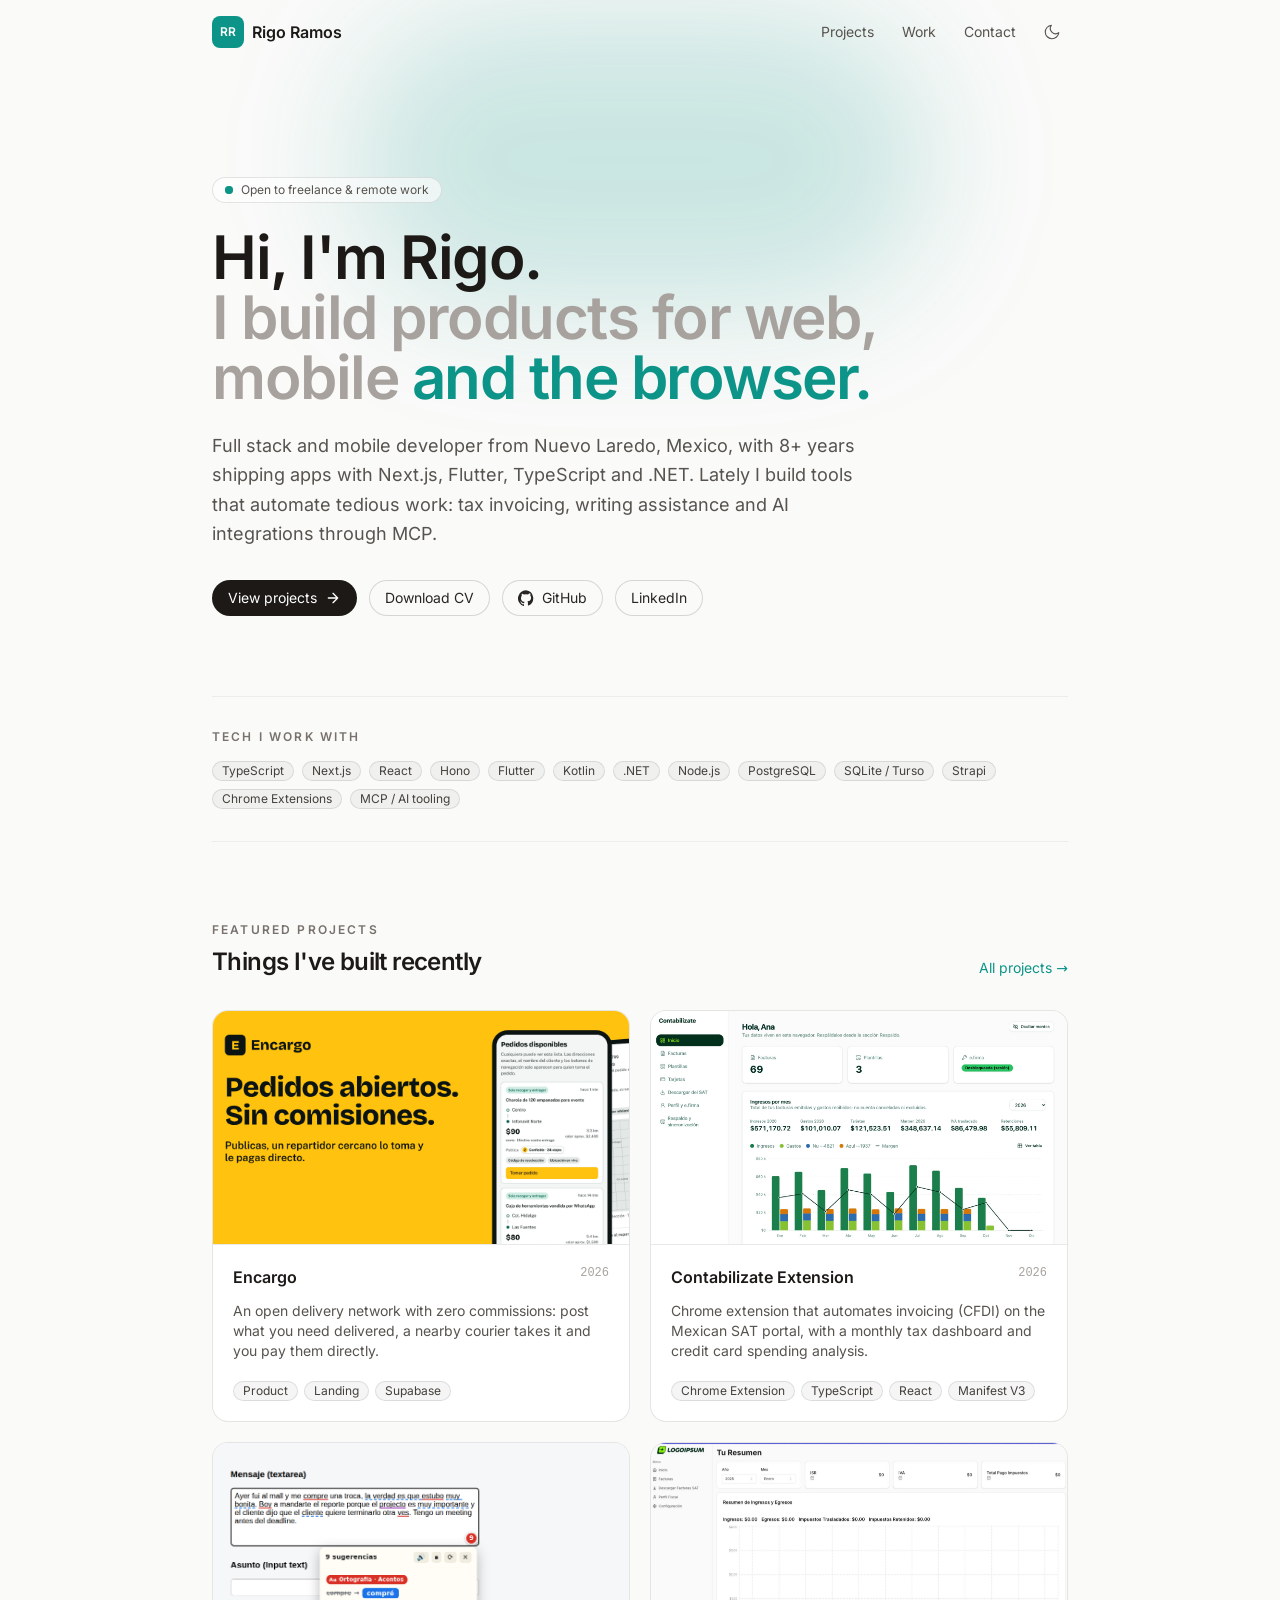
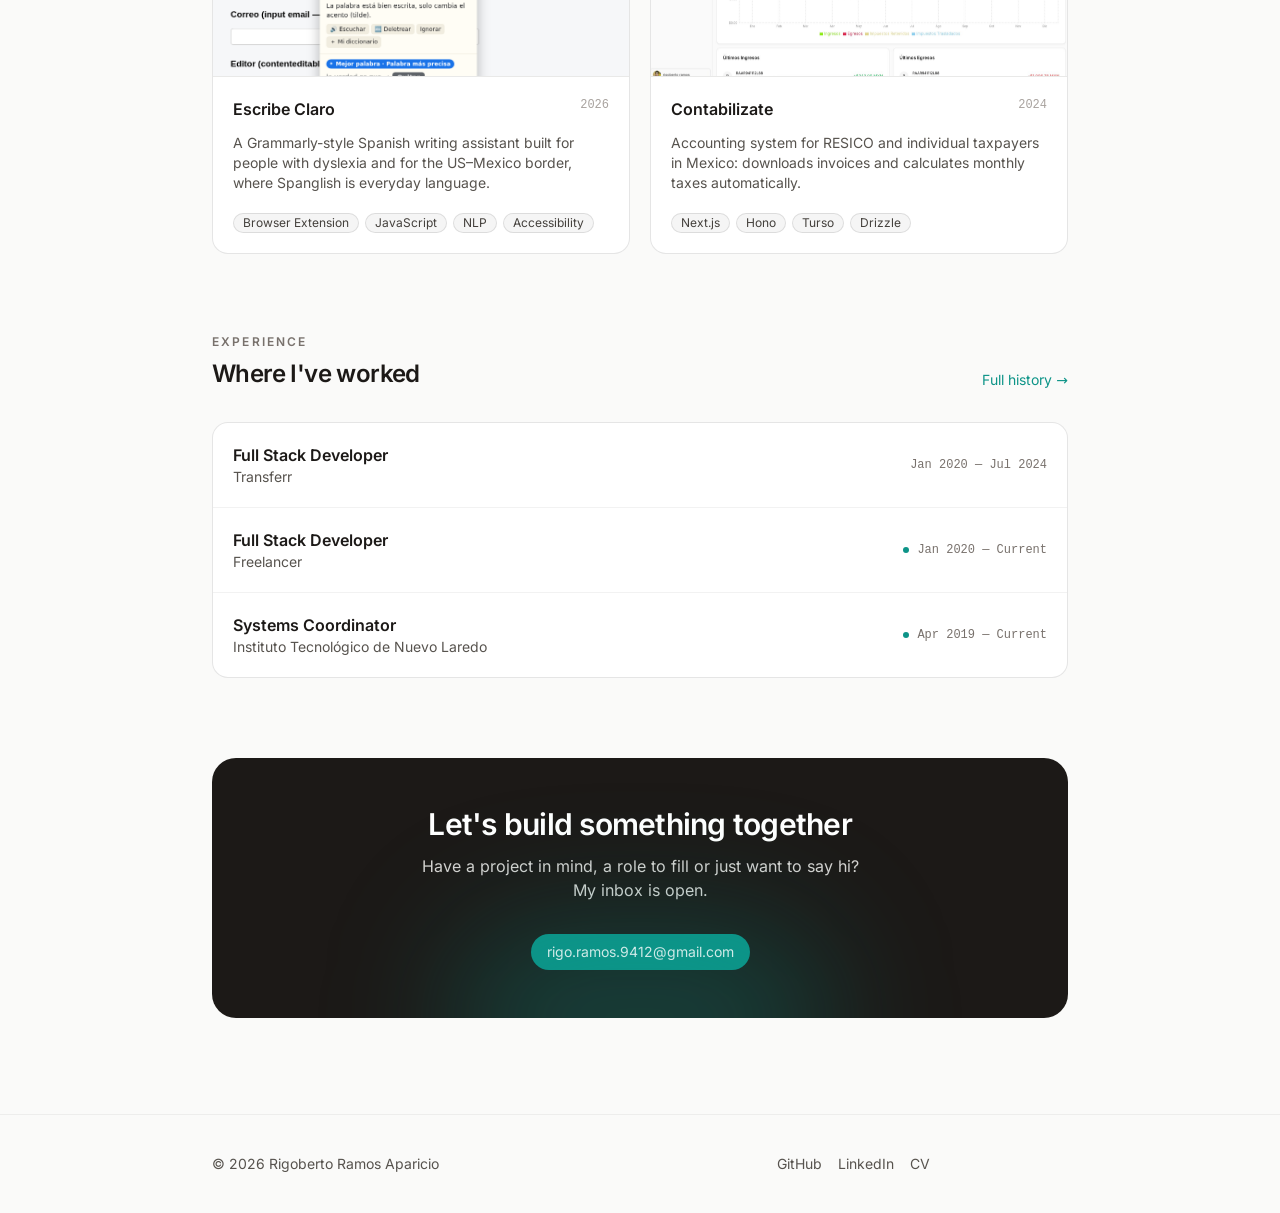
<file: index.html>
<!DOCTYPE html><html lang="en"> <head><!-- Global Metadata --><meta charset="utf-8"><meta name="viewport" content="width=device-width,initial-scale=1"><link rel="icon" type="image/svg+xml" href="/favicon.svg"><meta name="generator" content="Astro v5.1.7"><!-- Font preloads --><link rel="preload" href="/_astro/inter-latin-400-normal.BOOGhInR.woff2" as="font" type="font/woff2" crossorigin><link rel="preload" href="/_astro/inter-latin-600-normal.D273HNI0.woff2" as="font" type="font/woff2" crossorigin><link rel="preload" href="/_astro/lora-latin-400-normal.CvHVDnm4.woff2" as="font" type="font/woff2" crossorigin><link rel="preload" href="/_astro/lora-latin-600-normal.DUWh3m6k.woff2" as="font" type="font/woff2" crossorigin><!-- Canonical URL --><link rel="canonical" href="https://rigo9412.github.io/"><!-- Primary Meta Tags --><title>Full Stack &amp; Mobile Developer | Rigoberto Ramos Aparicio</title><meta name="title" content="Full Stack &#38; Mobile Developer | Rigoberto Ramos Aparicio"><meta name="description" content="Rigoberto Ramos Aparicio, full stack and mobile developer from Nuevo Laredo, Mexico. Next.js, Flutter, TypeScript and .NET."><!-- Open Graph / Facebook --><meta property="og:type" content="website"><meta property="og:url" content="https://rigo9412.github.io/"><meta property="og:title" content="Full Stack &#38; Mobile Developer | Rigoberto Ramos Aparicio"><meta property="og:description" content="Rigoberto Ramos Aparicio, full stack and mobile developer from Nuevo Laredo, Mexico. Next.js, Flutter, TypeScript and .NET."><meta property="og:image" content="https://rigo9412.github.io/images/contabilizate-extension.jpg"><!-- Twitter --><meta property="twitter:card" content="summary_large_image"><meta property="twitter:url" content="https://rigo9412.github.io/"><meta property="twitter:title" content="Full Stack &#38; Mobile Developer | Rigoberto Ramos Aparicio"><meta property="twitter:description" content="Rigoberto Ramos Aparicio, full stack and mobile developer from Nuevo Laredo, Mexico. Next.js, Flutter, TypeScript and .NET."><meta property="twitter:image" content="https://rigo9412.github.io/images/contabilizate-extension.jpg"><meta name="astro-view-transitions-enabled" content="true"><meta name="astro-view-transitions-fallback" content="animate"><script type="module" src="/_astro/ClientRouter.astro_astro_type_script_index_0_lang.rasoniT7.js"></script><script type="module">document.addEventListener("astro:before-swap",e=>[...e.newDocument.head.querySelectorAll('link[as="font"]')].forEach(o=>o.remove()));</script><script>
  function init() {
    preloadTheme();
    onScroll();
    animate();

    const backToTop = document.getElementById("back-to-top");
    backToTop?.addEventListener("click", (event) => scrollToTop(event));

    const backToPrev = document.getElementById("back-to-prev");
    backToPrev?.addEventListener("click", () => window.history.back());

    const themeButton = document.getElementById("theme-button");
    themeButton?.addEventListener("click", () => {
      const dark = !document.documentElement.classList.contains("dark");
      localStorage.setItem("theme", dark ? "dark" : "light");
      toggleTheme(dark);
    });

    window.matchMedia("(prefers-color-scheme: dark)")
      .addEventListener("change", event => {
        if (localStorage.theme !== "light" && localStorage.theme !== "dark") {
          toggleTheme(event.matches);
        }
      }
    );

    document.addEventListener("scroll", onScroll);
  }

  function animate() {
    const animateElements = document.querySelectorAll(".animate");

    animateElements.forEach((element, index) => {
      setTimeout(() => {
        element.classList.add("show");
      }, index * 150);
    });
  }

  function onScroll() {
    if (window.scrollY > 0) {
      document.documentElement.classList.add("scrolled");
    } else {
      document.documentElement.classList.remove("scrolled");
    }
  }

  function scrollToTop(event) {
    event.preventDefault();
    window.scrollTo({
      top: 0,
      behavior: "smooth"
    });
  }

function toggleTheme(dark) {
    const css = document.createElement("style");

    css.appendChild(
      document.createTextNode(
        `* {
             -webkit-transition: none !important;
             -moz-transition: none !important;
             -o-transition: none !important;
             -ms-transition: none !important;
             transition: none !important;
          }
        `,
      )
    );

    document.head.appendChild(css);

    if (dark) {
      document.documentElement.classList.add("dark");
    } else {
      document.documentElement.classList.remove("dark");
    }

  window.getComputedStyle(css).opacity;
    document.head.removeChild(css);
  }

  function preloadTheme() {
    const userTheme = localStorage.theme;

    if (userTheme === "light" || userTheme === "dark") {
      toggleTheme(userTheme === "dark");
    } else {
      toggleTheme(window.matchMedia("(prefers-color-scheme: dark)").matches);
    }
  }

  document.addEventListener("DOMContentLoaded", () => init());
  document.addEventListener("astro:after-swap", () => init());
  preloadTheme();
</script><link rel="stylesheet" href="/_astro/index.BF1lFR_h.css"></head> <body> <header> <div class="mx-auto px-5 max-w-4xl">  <div class="flex items-center justify-between gap-4"> <a href="/" class="flex items-center gap-2 font-semibold text-stone-900 dark:text-white" aria-label="Home"> <span class="grid size-8 place-items-center rounded-lg bg-accent text-xs font-bold text-white dark:text-stone-950">RR</span> <span class="hidden sm:inline">Rigo Ramos</span> </a> <nav class="flex items-center gap-1 text-sm"> <a href="/projects" class="rounded-full px-3 py-1.5 transition-colors hover:text-stone-900 dark:hover:text-white"> Projects </a><a href="/work" class="rounded-full px-3 py-1.5 transition-colors hover:text-stone-900 dark:hover:text-white"> Work </a><a href="/#contact" class="rounded-full px-3 py-1.5 transition-colors hover:text-stone-900 dark:hover:text-white"> Contact </a> <button id="theme-button" aria-label="Toggle theme" class="ml-1 grid size-8 place-items-center rounded-full hover:bg-black/5 hover:text-stone-900 dark:hover:bg-white/10 dark:hover:text-white transition-colors"> <svg class="size-[18px] dark:hidden" viewBox="0 0 24 24" fill="none" stroke="currentColor" stroke-width="1.5" stroke-linecap="round" stroke-linejoin="round" aria-hidden="true"> <path d="M21 12.79A9 9 0 1 1 11.21 3 7 7 0 0 0 21 12.79z"></path> </svg> <svg class="size-[18px] hidden dark:block" viewBox="0 0 24 24" fill="none" stroke="currentColor" stroke-width="1.5" stroke-linecap="round" stroke-linejoin="round" aria-hidden="true"> <circle cx="12" cy="12" r="5"></circle> <path d="M12 1v2M12 21v2M4.22 4.22l1.42 1.42M18.36 18.36l1.42 1.42M1 12h2M21 12h2M4.22 19.78l1.42-1.42M18.36 5.64l1.42-1.42"></path> </svg> </button> </nav> </div>  </div> </header> <main>  <div class="mx-auto px-5 max-w-4xl">   <section class="relative pb-20 pt-8 sm:pt-16"> <div aria-hidden="true" class="pointer-events-none absolute -top-24 left-1/2 -z-10 h-72 w-[36rem] -translate-x-1/2 rounded-full bg-accent/20 blur-3xl dark:bg-accent/10"></div> <p class="animate inline-flex items-center gap-2 rounded-full border border-black/10 bg-white/60 px-3 py-1 text-xs font-medium dark:border-white/10 dark:bg-white/5"> <span class="relative flex size-2"> <span class="absolute inline-flex size-full animate-ping rounded-full bg-accent opacity-60"></span> <span class="relative inline-flex size-2 rounded-full bg-accent"></span> </span>
Open to freelance & remote work
</p> <h1 class="animate mt-6 text-4xl font-semibold tracking-tight text-stone-900 dark:text-white sm:text-6xl">
Hi, I'm Rigo.<br> <span class="text-stone-400 dark:text-stone-500">I build products for web, mobile</span> <span class="text-accent">and the browser.</span> </h1> <p class="animate mt-6 max-w-2xl text-lg leading-relaxed">
Full stack and mobile developer from Nuevo Laredo, Mexico, with 8+ years shipping apps
        with Next.js, Flutter, TypeScript and .NET. Lately I build tools that automate tedious
        work: tax invoicing, writing assistance and AI integrations through MCP.
</p> <div class="animate mt-8 flex flex-wrap gap-3"> <a href="/projects" class="btn-primary">
View projects
<svg class="size-4" viewBox="0 0 24 24" fill="none" stroke="currentColor" stroke-width="2" stroke-linecap="round" stroke-linejoin="round" aria-hidden="true"><path d="M5 12h14M12 5l7 7-7 7"></path></svg> </a> <a href="/cv.pdf" target="_blank" rel="noopener" class="btn-ghost">Download CV</a> <a href="https://github.com/rigo9412" target="_blank" rel="noopener" class="btn-ghost" aria-label="GitHub"> <svg class="size-4" viewBox="0 0 24 24" fill="currentColor" aria-hidden="true"><path d="M12 .5a12 12 0 0 0-3.8 23.4c.6.1.8-.3.8-.6v-2c-3.3.7-4-1.6-4-1.6-.6-1.4-1.4-1.8-1.4-1.8-1.1-.7.1-.7.1-.7 1.2.1 1.9 1.2 1.9 1.2 1.1 1.9 2.9 1.3 3.6 1 .1-.8.4-1.3.8-1.6-2.7-.3-5.5-1.3-5.5-5.9 0-1.3.5-2.4 1.2-3.2-.1-.3-.5-1.5.1-3.2 0 0 1-.3 3.3 1.2a11.5 11.5 0 0 1 6 0C17.3 4.7 18.3 5 18.3 5c.7 1.7.2 2.9.1 3.2.8.8 1.2 1.9 1.2 3.2 0 4.6-2.8 5.6-5.5 5.9.4.4.8 1.1.8 2.2v3.3c0 .3.2.7.8.6A12 12 0 0 0 12 .5Z"></path></svg>
GitHub
</a> <a href="https://www.linkedin.com/in/rigobertoramosaparicio" target="_blank" rel="noopener" class="btn-ghost">LinkedIn</a> </div> </section>  <section class="animate border-y border-black/5 py-8 dark:border-white/10"> <h2 class="section-title">Tech I work with</h2> <ul class="mt-4 flex flex-wrap gap-2"> <li class="chip text-sm">TypeScript</li><li class="chip text-sm">Next.js</li><li class="chip text-sm">React</li><li class="chip text-sm">Hono</li><li class="chip text-sm">Flutter</li><li class="chip text-sm">Kotlin</li><li class="chip text-sm">.NET</li><li class="chip text-sm">Node.js</li><li class="chip text-sm">PostgreSQL</li><li class="chip text-sm">SQLite / Turso</li><li class="chip text-sm">Strapi</li><li class="chip text-sm">Chrome Extensions</li><li class="chip text-sm">MCP / AI tooling</li> </ul> </section>  <section class="animate py-20"> <div class="flex items-end justify-between gap-4"> <div> <h2 class="section-title">Featured projects</h2> <p class="mt-2 text-2xl font-semibold tracking-tight text-stone-900 dark:text-white">Things I've built recently</p> </div> <a href="/projects" class="shrink-0 text-sm font-medium text-accent hover:underline underline-offset-4">All projects →</a> </div> <ul class="mt-8 grid gap-5 sm:grid-cols-2"> <li><a href="/projects/encargo/" class="group flex h-full flex-col overflow-hidden rounded-2xl border border-black/10 bg-white transition-all duration-300 hover:-translate-y-0.5 hover:border-accent/40 hover:shadow-lg hover:shadow-black/5 dark:border-white/10 dark:bg-white/[0.03] dark:hover:border-accent/40"> <div class="aspect-[16/9] overflow-hidden border-b border-black/5 bg-stone-100 dark:border-white/10 dark:bg-stone-900"> <img src="/images/encargo.png" alt="" loading="lazy" class="size-full object-cover object-top transition-transform duration-500 group-hover:scale-[1.03]"> </div> <div class="flex flex-1 flex-col gap-3 p-5"> <div class="flex items-start justify-between gap-3"> <h3 class="font-semibold text-stone-900 dark:text-white">Encargo</h3> <span class="shrink-0 font-mono text-xs text-stone-400">2026</span> </div> <p class="line-clamp-3 text-sm">An open delivery network with zero commissions: post what you need delivered, a nearby courier takes it and you pay them directly.</p> <ul class="mt-auto flex flex-wrap gap-1.5 pt-2"> <li class="chip">Product</li><li class="chip">Landing</li><li class="chip">Supabase</li> </ul> </div> </a></li><li><a href="/projects/contabilizate-extension/" class="group flex h-full flex-col overflow-hidden rounded-2xl border border-black/10 bg-white transition-all duration-300 hover:-translate-y-0.5 hover:border-accent/40 hover:shadow-lg hover:shadow-black/5 dark:border-white/10 dark:bg-white/[0.03] dark:hover:border-accent/40"> <div class="aspect-[16/9] overflow-hidden border-b border-black/5 bg-stone-100 dark:border-white/10 dark:bg-stone-900"> <img src="/images/contabilizate-extension.jpg" alt="" loading="lazy" class="size-full object-cover object-top transition-transform duration-500 group-hover:scale-[1.03]"> </div> <div class="flex flex-1 flex-col gap-3 p-5"> <div class="flex items-start justify-between gap-3"> <h3 class="font-semibold text-stone-900 dark:text-white">Contabilizate Extension</h3> <span class="shrink-0 font-mono text-xs text-stone-400">2026</span> </div> <p class="line-clamp-3 text-sm">Chrome extension that automates invoicing (CFDI) on the Mexican SAT portal, with a monthly tax dashboard and credit card spending analysis.</p> <ul class="mt-auto flex flex-wrap gap-1.5 pt-2"> <li class="chip">Chrome Extension</li><li class="chip">TypeScript</li><li class="chip">React</li><li class="chip">Manifest V3</li> </ul> </div> </a></li><li><a href="/projects/escribe-claro/" class="group flex h-full flex-col overflow-hidden rounded-2xl border border-black/10 bg-white transition-all duration-300 hover:-translate-y-0.5 hover:border-accent/40 hover:shadow-lg hover:shadow-black/5 dark:border-white/10 dark:bg-white/[0.03] dark:hover:border-accent/40"> <div class="aspect-[16/9] overflow-hidden border-b border-black/5 bg-stone-100 dark:border-white/10 dark:bg-stone-900"> <img src="/images/escribe-claro.png" alt="" loading="lazy" class="size-full object-cover object-top transition-transform duration-500 group-hover:scale-[1.03]"> </div> <div class="flex flex-1 flex-col gap-3 p-5"> <div class="flex items-start justify-between gap-3"> <h3 class="font-semibold text-stone-900 dark:text-white">Escribe Claro</h3> <span class="shrink-0 font-mono text-xs text-stone-400">2026</span> </div> <p class="line-clamp-3 text-sm">A Grammarly-style Spanish writing assistant built for people with dyslexia and for the US–Mexico border, where Spanglish is everyday language.</p> <ul class="mt-auto flex flex-wrap gap-1.5 pt-2"> <li class="chip">Browser Extension</li><li class="chip">JavaScript</li><li class="chip">NLP</li><li class="chip">Accessibility</li> </ul> </div> </a></li><li><a href="/projects/project-1/" class="group flex h-full flex-col overflow-hidden rounded-2xl border border-black/10 bg-white transition-all duration-300 hover:-translate-y-0.5 hover:border-accent/40 hover:shadow-lg hover:shadow-black/5 dark:border-white/10 dark:bg-white/[0.03] dark:hover:border-accent/40"> <div class="aspect-[16/9] overflow-hidden border-b border-black/5 bg-stone-100 dark:border-white/10 dark:bg-stone-900"> <img src="/images/contabilizate.jpeg" alt="" loading="lazy" class="size-full object-cover object-top transition-transform duration-500 group-hover:scale-[1.03]"> </div> <div class="flex flex-1 flex-col gap-3 p-5"> <div class="flex items-start justify-between gap-3"> <h3 class="font-semibold text-stone-900 dark:text-white">Contabilizate</h3> <span class="shrink-0 font-mono text-xs text-stone-400">2024</span> </div> <p class="line-clamp-3 text-sm">Accounting system for RESICO and individual taxpayers in Mexico: downloads invoices and calculates monthly taxes automatically.</p> <ul class="mt-auto flex flex-wrap gap-1.5 pt-2"> <li class="chip">Next.js</li><li class="chip">Hono</li><li class="chip">Turso</li><li class="chip">Drizzle</li> </ul> </div> </a></li> </ul> </section>  <section class="animate pb-20"> <div class="flex items-end justify-between gap-4"> <div> <h2 class="section-title">Experience</h2> <p class="mt-2 text-2xl font-semibold tracking-tight text-stone-900 dark:text-white">Where I've worked</p> </div> <a href="/work" class="shrink-0 text-sm font-medium text-accent hover:underline underline-offset-4">Full history →</a> </div> <ol class="mt-8 divide-y divide-black/5 rounded-2xl border border-black/10 bg-white dark:divide-white/10 dark:border-white/10 dark:bg-white/[0.03]"> <li class="flex flex-col gap-1 p-5 sm:flex-row sm:items-center sm:justify-between"> <div> <div class="font-semibold text-stone-900 dark:text-white">Full Stack Developer</div> <div class="text-sm">Transferr</div> </div> <div class="flex items-center gap-2 font-mono text-xs text-stone-500">  Jan 2020 — Jul 2024 </div> </li><li class="flex flex-col gap-1 p-5 sm:flex-row sm:items-center sm:justify-between"> <div> <div class="font-semibold text-stone-900 dark:text-white">Full Stack Developer</div> <div class="text-sm">Freelancer</div> </div> <div class="flex items-center gap-2 font-mono text-xs text-stone-500"> <span class="size-1.5 rounded-full bg-accent"></span> Jan 2020 — Current </div> </li><li class="flex flex-col gap-1 p-5 sm:flex-row sm:items-center sm:justify-between"> <div> <div class="font-semibold text-stone-900 dark:text-white">Systems Coordinator</div> <div class="text-sm">Instituto Tecnológico de Nuevo Laredo</div> </div> <div class="flex items-center gap-2 font-mono text-xs text-stone-500"> <span class="size-1.5 rounded-full bg-accent"></span> Apr 2019 — Current </div> </li> </ol> </section>  <section id="contact" class="animate"> <div class="relative overflow-hidden rounded-3xl bg-stone-900 px-6 py-12 text-center text-stone-300 sm:px-12 dark:bg-white/[0.04] dark:ring-1 dark:ring-white/10"> <div aria-hidden="true" class="pointer-events-none absolute -bottom-24 left-1/2 h-48 w-96 -translate-x-1/2 rounded-full bg-accent/30 blur-3xl"></div> <h2 class="text-2xl font-semibold tracking-tight text-white sm:text-3xl">Let's build something together</h2> <p class="mx-auto mt-3 max-w-md">
Have a project in mind, a role to fill or just want to say hi? My inbox is open.
</p> <a href="mailto:rigo.ramos.9412@gmail.com" class="btn mt-8 bg-accent text-white hover:opacity-90 dark:text-stone-950"> rigo.ramos.9412@gmail.com </a> </div> </section>  </div>  </main> <footer> <div class="mx-auto px-5 max-w-4xl">  <div class="flex flex-col-reverse gap-4 sm:flex-row sm:items-center sm:justify-between"> <div>© 2026 Rigoberto Ramos Aparicio</div> <div class="flex flex-wrap items-center gap-4"> <a href="https://github.com/rigo9412" target="_blank" rel="noopener" class="hover:text-stone-900 dark:hover:text-white transition-colors"> GitHub </a><a href="https://www.linkedin.com/in/rigobertoramosaparicio" target="_blank" rel="noopener" class="hover:text-stone-900 dark:hover:text-white transition-colors"> LinkedIn </a><a href="/cv.pdf" target="_blank" rel="noopener" class="hover:text-stone-900 dark:hover:text-white transition-colors"> CV </a> <button id="back-to-top" class="relative group w-fit flex pl-8 pr-3 py-1.5 flex-nowrap rounded-full border border-black/15 dark:border-white/20 hover:bg-black/5 dark:hover:bg-white/5 hover:text-black dark:hover:text-white transition-colors duration-300 ease-in-out"> <svg xmlns="http://www.w3.org/2000/svg" viewBox="0 0 24 24" class="absolute top-1/2 left-2 -translate-y-1/2 size-4 stroke-2 fill-none stroke-current rotate-90"> <line x1="5" y1="12" x2="19" y2="12" class="translate-x-2 group-hover:translate-x-0 scale-x-0 group-hover:scale-x-100 transition-transform duration-300 ease-in-out"></line> <polyline points="12 5 5 12 12 19" class="translate-x-1 group-hover:translate-x-0 transition-transform duration-300 ease-in-out"></polyline> </svg> <div class="text-sm">
Back to top
</div> </button> </div> </div>  </div> </footer> </body></html>
</file>
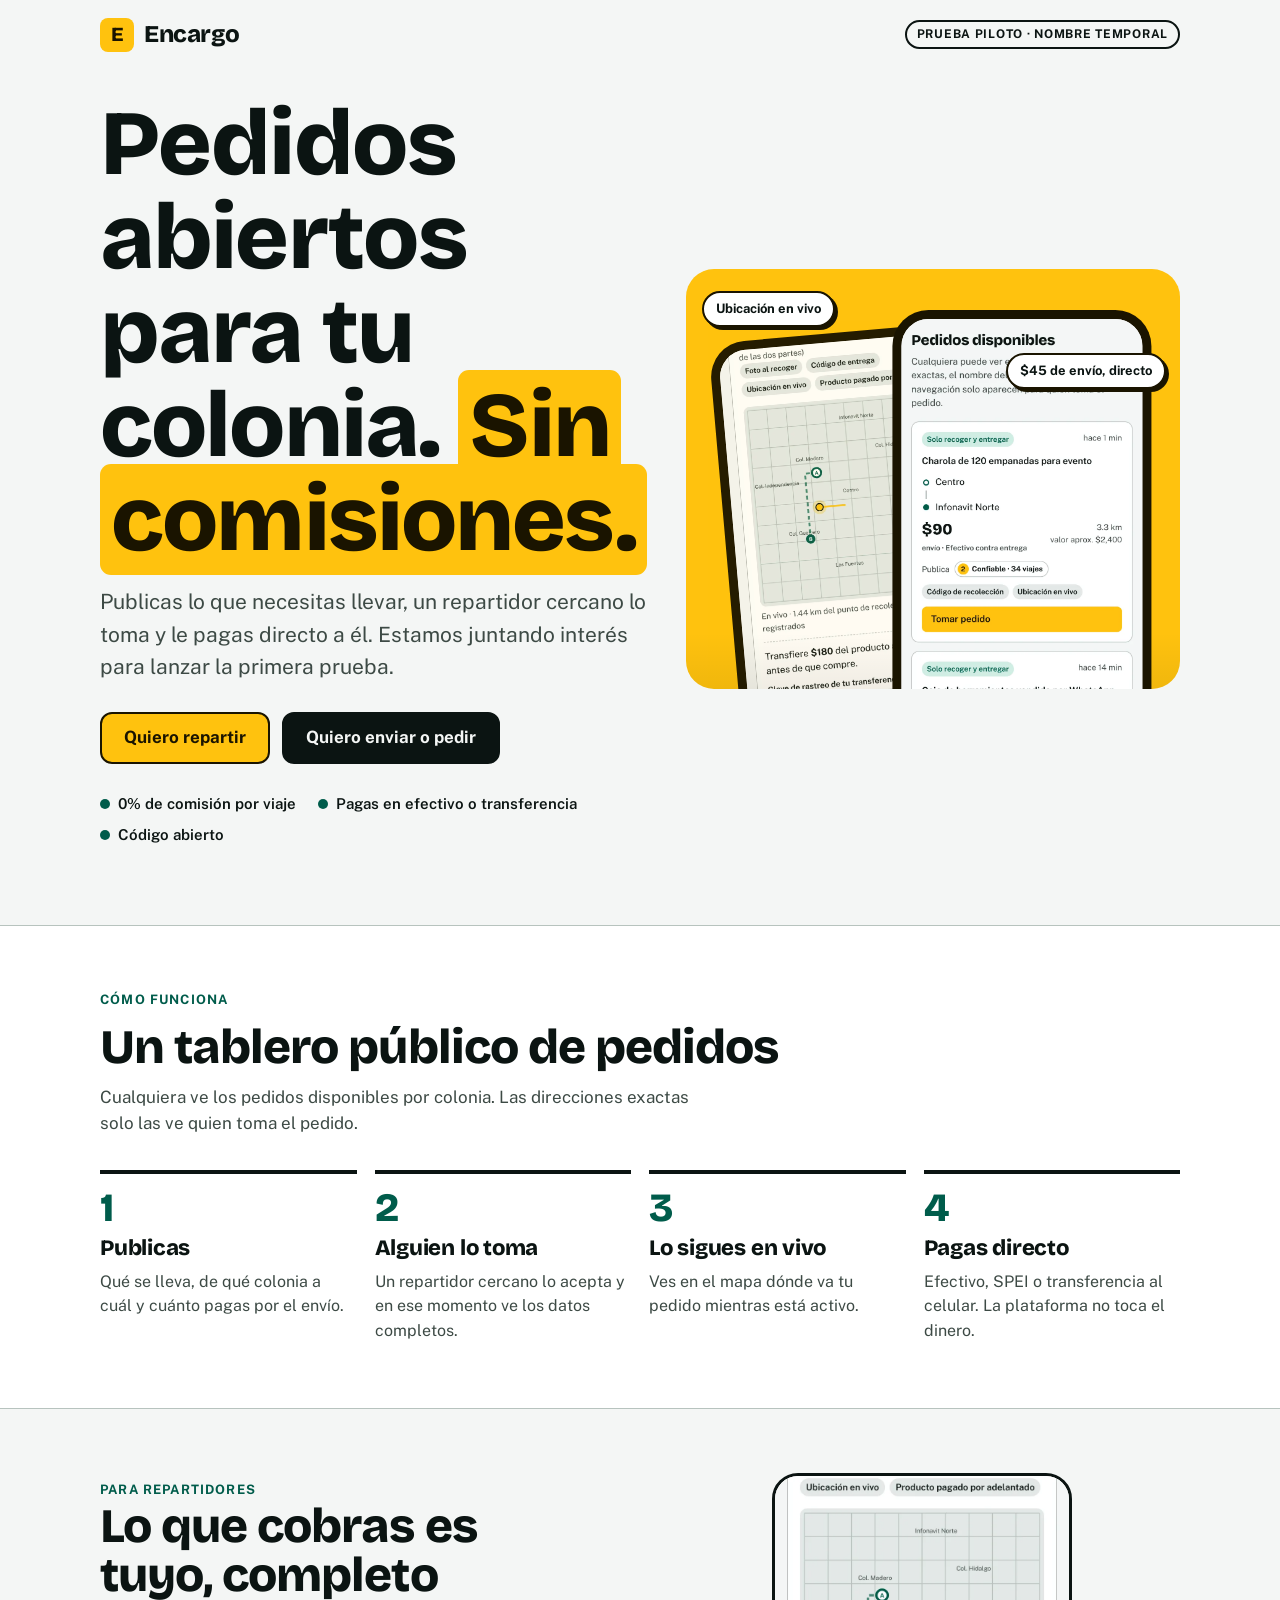
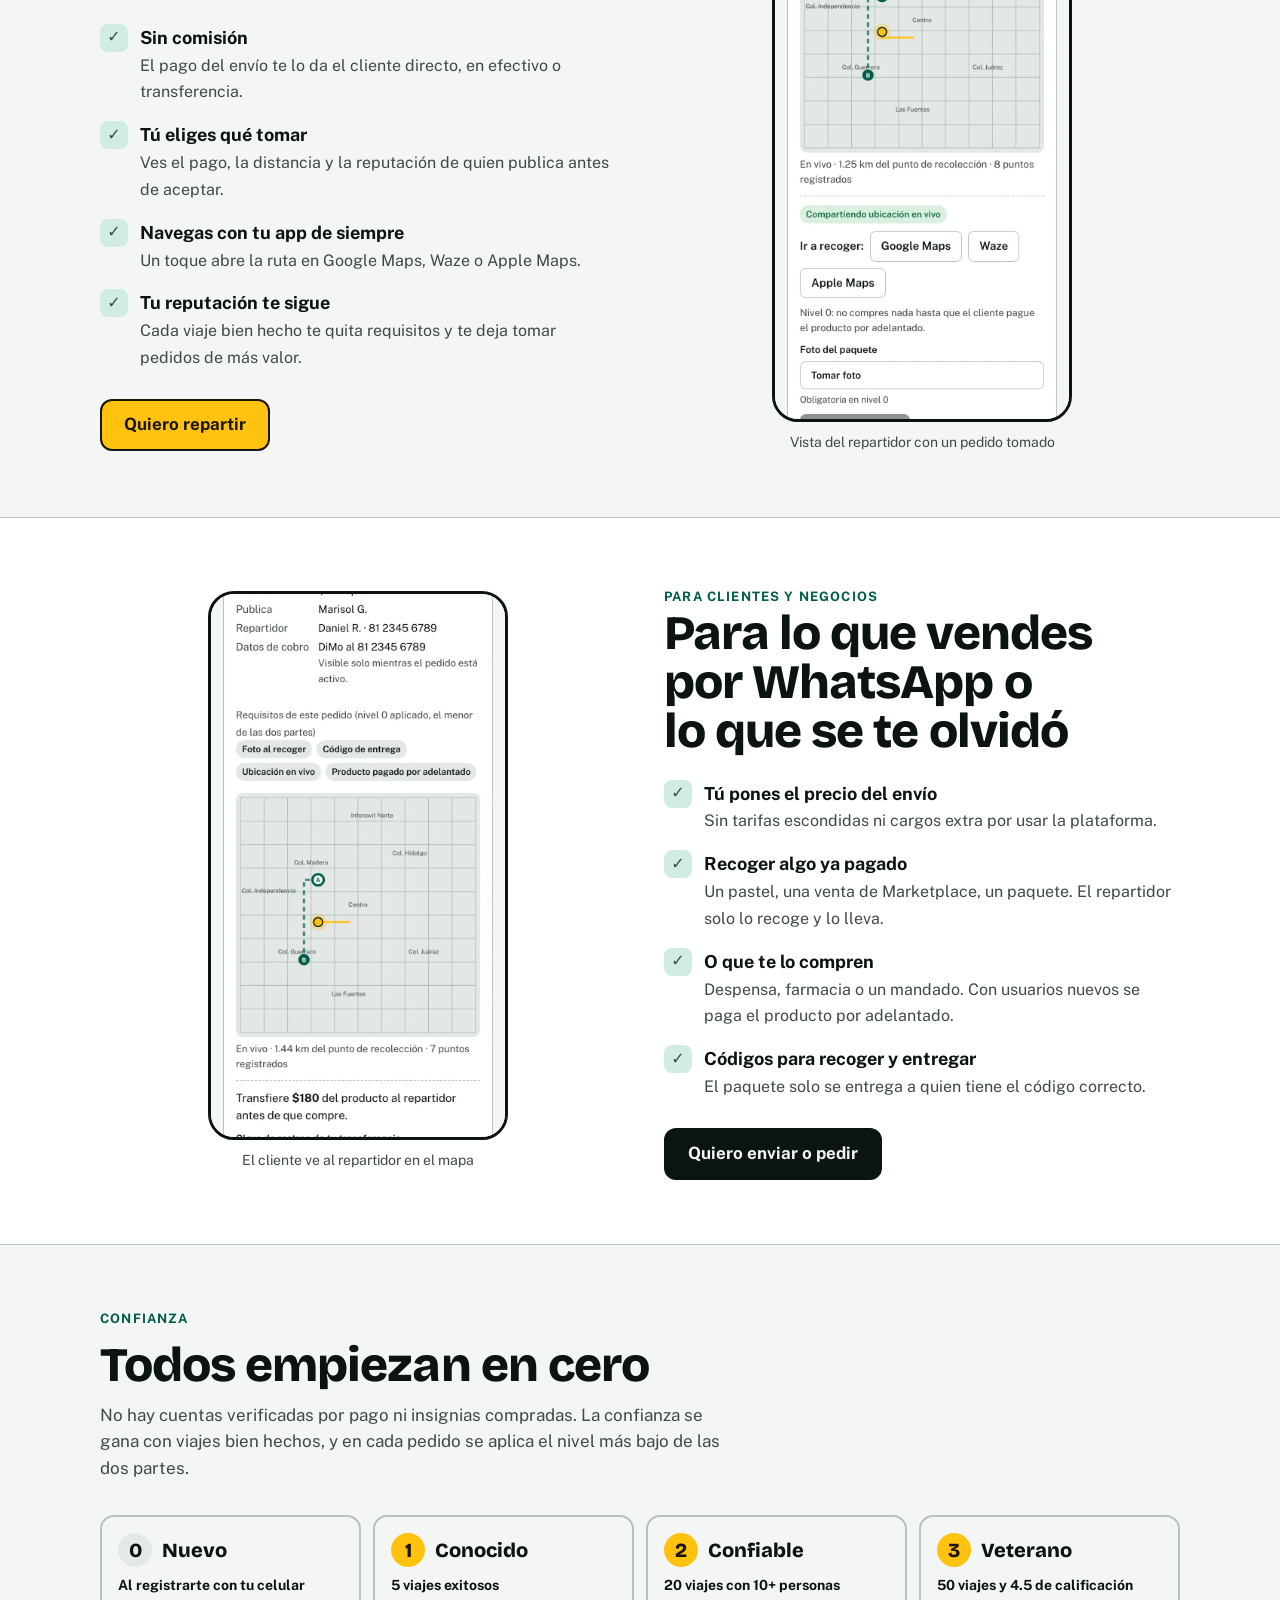
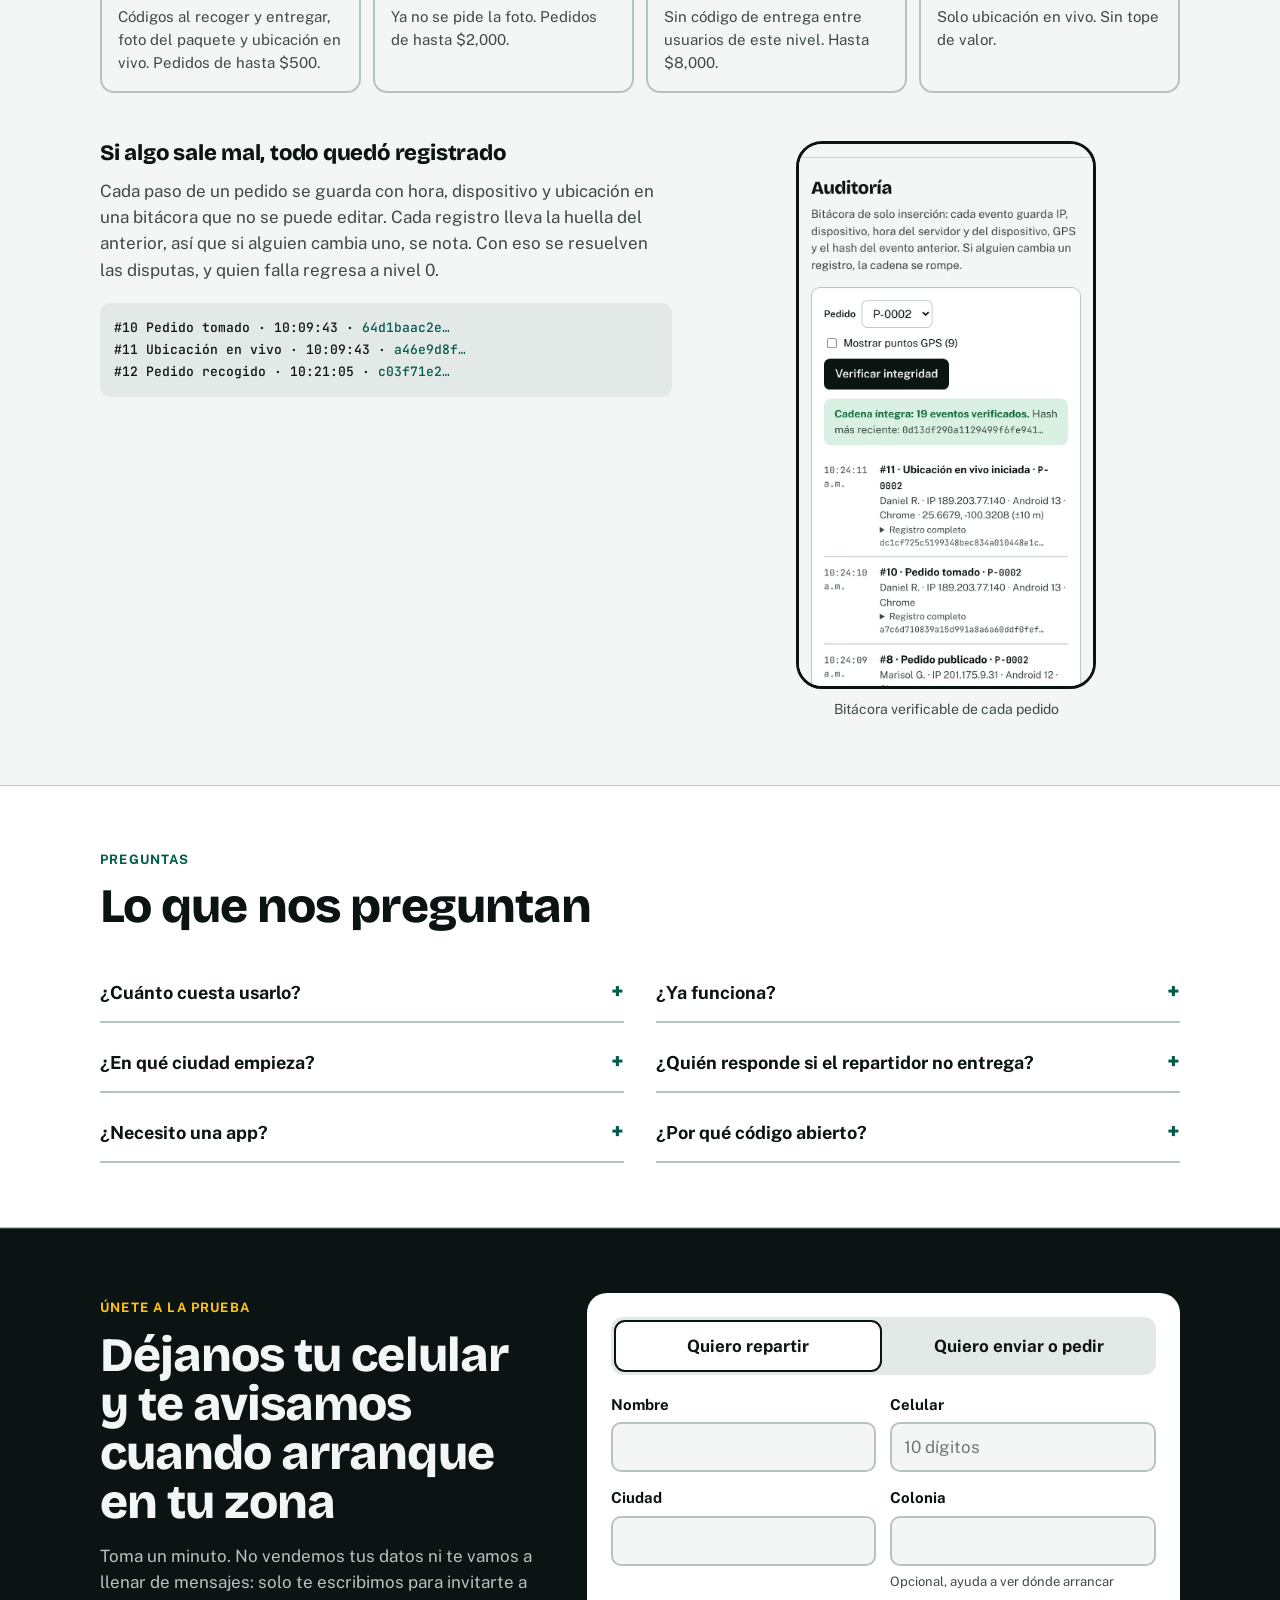
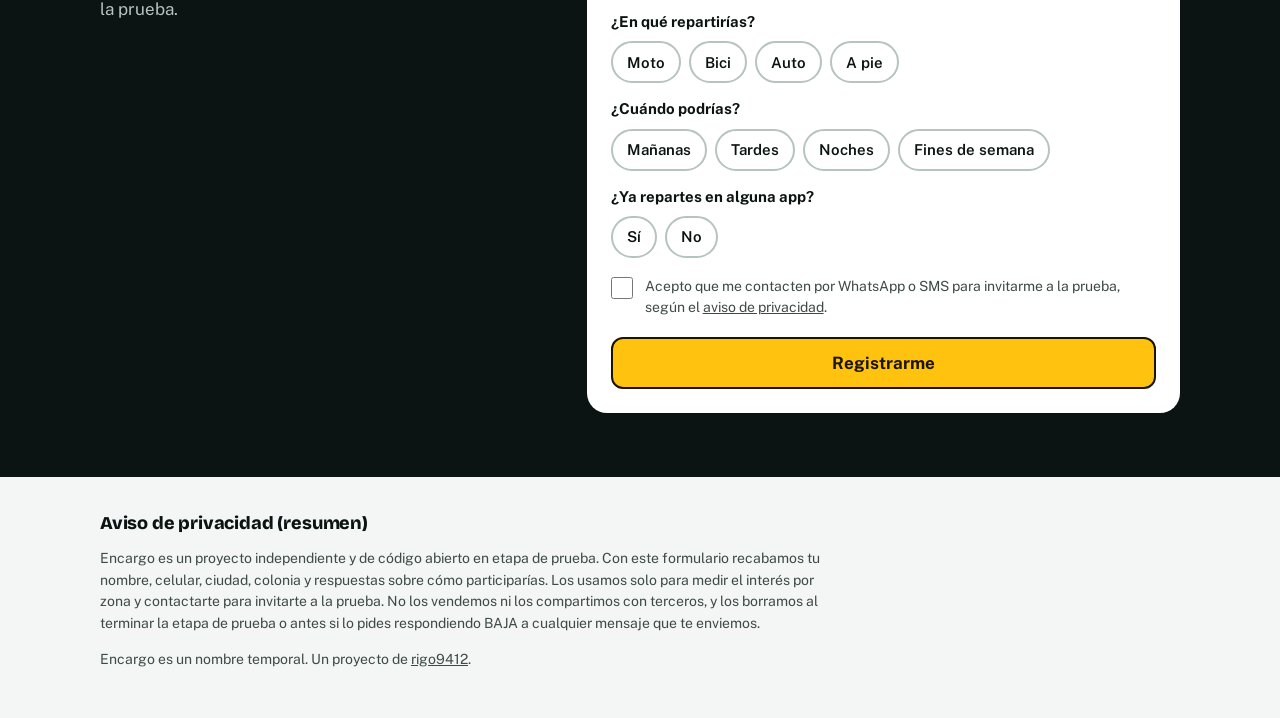
<file: encargo/index.html>
<!doctype html>
<html lang="es-MX">
<head>
<meta charset="utf-8">
<meta name="viewport" content="width=device-width, initial-scale=1, viewport-fit=cover">
<title>Encargo · pedidos abiertos para tu colonia</title>
<meta name="description" content="Publica lo que necesitas llevar, un repartidor cercano lo toma y le pagas directo. Sin comisiones. Regístrate para la prueba.">
<meta name="theme-color" content="#FFC20E">
<meta property="og:type" content="website">
<meta property="og:title" content="Encargo · pedidos abiertos, sin comisiones">
<meta property="og:description" content="Publica lo que necesitas llevar, un repartidor cercano lo toma y le pagas directo. Regístrate para la prueba.">
<meta property="og:image" content="https://rigo9412.github.io/encargo/assets/img/og.png?v=2">
<meta property="og:url" content="https://rigo9412.github.io/encargo/">
<meta name="twitter:card" content="summary_large_image">
<link rel="preload" href="assets/fonts/bricolage-grotesque-latin-800-normal.woff2" as="font" type="font/woff2" crossorigin>
<link rel="icon" href="data:image/svg+xml,%3Csvg xmlns='http://www.w3.org/2000/svg' viewBox='0 0 32 32'%3E%3Crect width='32' height='32' rx='7' fill='%23FFC20E'/%3E%3Ctext x='16' y='23' text-anchor='middle' font-family='Arial Black,Arial' font-weight='900' font-size='19' fill='%230B1412'%3EE%3C/text%3E%3C/svg%3E">
<style>
@font-face{font-family:"Bricolage Grotesque";font-weight:800;font-display:swap;src:url(assets/fonts/bricolage-grotesque-latin-800-normal.woff2) format("woff2")}
@font-face{font-family:"Public Sans";font-weight:400;font-display:swap;src:url(assets/fonts/public-sans-latin-400-normal.woff2) format("woff2")}
@font-face{font-family:"Public Sans";font-weight:600;font-display:swap;src:url(assets/fonts/public-sans-latin-600-normal.woff2) format("woff2")}
@font-face{font-family:"Public Sans";font-weight:700;font-display:swap;src:url(assets/fonts/public-sans-latin-700-normal.woff2) format("woff2")}
@font-face{font-family:"JetBrains Mono";font-weight:500;font-display:swap;src:url(assets/fonts/jetbrains-mono-latin-500-normal.woff2) format("woff2")}

/* Layout: titular grande sobre bloque amarillo "chaleco" con teléfonos; secciones a una columna en celular, dos en escritorio */
:root{
  --bg:#F4F6F5; --surface:#FFFFFF; --sunk:#E3E9E6; --line:#B7C3BE;
  --ink:#0B1412; --muted:#3D4A45;
  --vest:#FFC20E; --vest-ink:#1A1400; --route:#005C4B; --route-soft:#D0ECE3;
  --ok:#146B3A; --bad:#A3221A; --ok-bg:#DAF0E2; --bad-bg:#F8DCD8;
  --f-display:"Bricolage Grotesque","Arial Black","Arial Narrow",system-ui,sans-serif;
  --f-body:"Public Sans",system-ui,-apple-system,"Segoe UI",Roboto,sans-serif;
  --f-mono:"JetBrains Mono",ui-monospace,Menlo,Consolas,monospace;
  color-scheme:light;
}
@media (prefers-color-scheme:dark){:root:not([data-theme="light"]){
  --bg:#0A0F0E; --surface:#131B19; --sunk:#1C2724; --line:#3A4A45;
  --ink:#F2F6F4; --muted:#B6C3BE;
  --vest:#FFC933; --vest-ink:#1A1400; --route:#5FD4B6; --route-soft:#12382F;
  --ok:#6EDB9A; --bad:#FF8C82; --ok-bg:#14341F; --bad-bg:#3F1916; color-scheme:dark}}
:root[data-theme="dark"]{
  --bg:#0A0F0E; --surface:#131B19; --sunk:#1C2724; --line:#3A4A45;
  --ink:#F2F6F4; --muted:#B6C3BE;
  --vest:#FFC933; --vest-ink:#1A1400; --route:#5FD4B6; --route-soft:#12382F;
  --ok:#6EDB9A; --bad:#FF8C82; --ok-bg:#14341F; --bad-bg:#3F1916; color-scheme:dark}

*{box-sizing:border-box}
[hidden]{display:none!important}
html{-webkit-text-size-adjust:100%;scroll-behavior:smooth}
body{margin:0;background:var(--bg);color:var(--ink);font:400 17px/1.55 var(--f-body);padding-top:env(safe-area-inset-top,0px);padding-bottom:env(safe-area-inset-bottom,0px)}
img{max-width:100%;height:auto;display:block}
a{color:inherit}
.wrap{max-width:1120px;margin:0 auto;padding-inline:20px}
h1,h2,h3{font-family:var(--f-display);font-weight:800;letter-spacing:-.02em;line-height:1.02;margin:0;text-wrap:balance}
h2{font-size:clamp(30px,5.4vw,48px)}
h3{font-size:22px;letter-spacing:-.01em;line-height:1.15}
p{margin:0;max-width:62ch}
.eyebrow{font-size:13px;font-weight:700;text-transform:uppercase;letter-spacing:.09em;color:var(--route)}
.muted{color:var(--muted)}
:focus-visible{outline:3px solid var(--route);outline-offset:3px}

/* barra */
.top{display:flex;align-items:center;justify-content:space-between;gap:12px;padding-block:16px}
.logo{display:flex;align-items:center;gap:10px;text-decoration:none;font-family:var(--f-display);font-weight:800;font-size:24px;letter-spacing:-.02em}
.logo i{width:34px;height:34px;border-radius:8px;background:var(--vest);color:var(--vest-ink);display:grid;place-items:center;font-style:normal;font-size:20px}
.tag{font-size:12px;font-weight:700;letter-spacing:.06em;text-transform:uppercase;border:2px solid var(--ink);border-radius:999px;padding:3px 10px;white-space:nowrap}

/* botones */
.btn{display:inline-flex;align-items:center;justify-content:center;gap:8px;min-height:52px;padding:0 22px;border-radius:12px;font:700 17px/1 var(--f-body);text-decoration:none;border:2px solid var(--ink);background:var(--surface);color:var(--ink);cursor:pointer}
.btn.solid{background:var(--ink);color:var(--bg)}
.btn.vest{background:var(--vest);color:var(--vest-ink);border-color:var(--vest-ink)}
.btn:hover{transform:translateY(-1px)}
.btn:active{transform:none}

/* hero */
.hero{display:grid;grid-template-columns:minmax(0,1.05fr) minmax(0,.95fr);gap:40px;align-items:center;padding-block:28px 64px}
.hero h1{font-size:clamp(44px,8.6vw,92px)}
.hero h1 mark{background:var(--vest);color:var(--vest-ink);padding:0 .12em;border-radius:.12em;box-decoration-break:clone;-webkit-box-decoration-break:clone}
.hero .lead{font-size:clamp(18px,2.2vw,21px);margin-top:20px;color:var(--muted)}
.hero .cta{display:flex;flex-wrap:wrap;gap:12px;margin-top:28px}
.facts{display:flex;flex-wrap:wrap;gap:8px 22px;margin-top:28px;padding:0;list-style:none;font-weight:600;font-size:15px}
.facts li{display:flex;align-items:center;gap:8px}
.facts li::before{content:"";width:10px;height:10px;border-radius:50%;background:var(--route)}
.stage{position:relative;background:var(--vest);border-radius:28px;padding:28px 0 0;min-height:420px;overflow:hidden;display:flex;justify-content:center;align-items:flex-end;gap:0}
.stage::after{content:"";position:absolute;inset:auto 0 0 0;height:56px;background:linear-gradient(transparent,rgba(0,0,0,.06))}
.phone{width:min(58%,270px);border:3px solid var(--vest-ink);border-bottom:0;border-radius:30px 30px 0 0;overflow:hidden;background:#fff;box-shadow:0 0 0 6px var(--vest-ink)}
.phone img{width:100%;aspect-ratio:390/600;object-fit:cover;object-position:top}
.stage .phone.back img{object-position:50% 70%}
.stage .phone.back{transform:translate(18%,22px) rotate(-5deg);z-index:0;opacity:.95}
.stage .phone.front{transform:translate(-14%,0);z-index:1}
.stage .chip{position:absolute;z-index:2;background:var(--surface);color:var(--ink);border:2px solid var(--vest-ink);border-radius:999px;padding:6px 12px;font-size:13px;font-weight:700;box-shadow:3px 3px 0 var(--vest-ink)}
.stage .c1{top:22px;left:16px}
.stage .c2{top:84px;right:14px}

/* pasos */
section{padding-block:64px}
.band{background:var(--surface);border-block:1px solid var(--line)}
.head{display:flex;flex-direction:column;gap:12px;margin-bottom:34px}
.steps{display:grid;grid-template-columns:repeat(4,minmax(0,1fr));gap:18px;list-style:none;padding:0;margin:0;counter-reset:s}
.steps li{counter-increment:s;border-top:4px solid var(--ink);padding-top:14px;display:flex;flex-direction:column;gap:8px}
.steps li::before{content:counter(s);font-family:var(--f-display);font-weight:800;font-size:40px;line-height:1;color:var(--route)}
.steps p{color:var(--muted);font-size:16px}

/* bloques de audiencia */
.split{display:grid;grid-template-columns:minmax(0,1fr) minmax(0,1fr);gap:48px;align-items:center}
.split.flip .shot{order:-1}
.list{list-style:none;padding:0;margin:24px 0 0;display:flex;flex-direction:column;gap:16px}
.list li{display:grid;grid-template-columns:28px 1fr;gap:12px}
.list li b{display:block;font-size:18px}
.list li span{color:var(--muted);font-size:16px}
.tick{width:28px;height:28px;border-radius:8px;background:var(--route-soft);color:var(--route);display:grid;place-items:center;font-weight:800}
.shot{display:flex;justify-content:center;gap:16px}
.shot figure{margin:0;width:min(100%,300px);display:flex;flex-direction:column;gap:10px}
.shot .frame{border:3px solid var(--ink);border-radius:26px;overflow:hidden;background:#fff}
.shot .frame img{width:100%;aspect-ratio:390/720;object-fit:cover;object-position:top}
.shot figcaption{font-size:14px;color:var(--muted);text-align:center}
.cta-inline{margin-top:28px}

/* confianza */
.levels{display:grid;grid-template-columns:repeat(4,minmax(0,1fr));gap:12px;margin-top:8px}
.lv{border:2px solid var(--line);border-radius:14px;padding:16px;background:var(--bg);display:flex;flex-direction:column;gap:8px}
.lv .n{display:flex;align-items:center;gap:10px;font-family:var(--f-display);font-weight:800;font-size:20px}
.lv .n i{font-style:normal;width:34px;height:34px;border-radius:50%;display:grid;place-items:center;background:var(--vest);color:var(--vest-ink)}
.lv:first-child .n i{background:var(--sunk);color:var(--ink)}
.lv small{font-weight:700;font-size:14px}
.lv p{font-size:15px;color:var(--muted)}
.trust{display:grid;grid-template-columns:minmax(0,1.1fr) minmax(0,.9fr);gap:40px;align-items:start;margin-top:48px}
.hash{font-family:var(--f-mono);font-size:13px;background:var(--sunk);border-radius:10px;padding:14px;line-height:1.7;overflow-x:auto;white-space:nowrap}
.hash b{color:var(--route);font-weight:500}

/* preguntas */
.faq{display:grid;grid-template-columns:repeat(2,minmax(0,1fr));gap:12px 32px}
details{border-bottom:2px solid var(--line);padding-block:14px}
summary{cursor:pointer;font-weight:700;font-size:18px;list-style:none;display:flex;justify-content:space-between;gap:12px}
summary::-webkit-details-marker{display:none}
summary::after{content:"+";font-family:var(--f-display);font-size:24px;line-height:1;color:var(--route)}
details[open] summary::after{content:"–"}
details p{margin-top:10px;color:var(--muted);font-size:16px}

/* formulario */
.join{background:#0B1412;color:#F2F6F4;border-top:1px solid #3A4A45}
.join .eyebrow{color:#FFC20E}
.join .grid{display:grid;grid-template-columns:minmax(0,.85fr) minmax(0,1.15fr);gap:48px;align-items:start}
.join p.muted{color:#B6C3BE}
form{background:var(--surface);color:var(--ink);border-radius:20px;padding:24px;display:flex;flex-direction:column;gap:18px}
.seg{display:grid;grid-template-columns:1fr 1fr;gap:6px;background:var(--sunk);border-radius:12px;padding:5px}
.seg label{position:relative}
.seg input{position:absolute;opacity:0;inset:0;cursor:pointer}
.seg span{display:flex;align-items:center;justify-content:center;min-height:48px;border-radius:9px;font-weight:700;text-align:center;padding:4px 8px}
.seg input:checked+span{background:var(--surface);box-shadow:0 0 0 2px var(--ink)}
.seg input:focus-visible+span{outline:3px solid var(--route);outline-offset:2px}
.fields{display:grid;grid-template-columns:1fr 1fr;gap:14px}
.f{display:flex;flex-direction:column;gap:6px;min-width:0}
.f.full{grid-column:1/-1}
.f>span{font-weight:700;font-size:15px}
.f small{color:var(--muted);font-size:13px}
input[type=text],input[type=tel],select{font:inherit;font-size:17px;min-height:50px;padding:10px 12px;border:2px solid var(--line);border-radius:10px;background:var(--bg);color:var(--ink);width:100%;min-width:0}
input:focus,select:focus{border-color:var(--ink);outline:none}
fieldset{border:0;margin:0;padding:0;display:flex;flex-direction:column;gap:8px;min-width:0}
legend{font-weight:700;font-size:15px;margin-bottom:8px;padding:0}
.opts{display:flex;flex-wrap:wrap;gap:8px}
.opts label{position:relative}
.opts input{position:absolute;opacity:0;inset:0;cursor:pointer}
.opts span{display:inline-flex;align-items:center;min-height:42px;padding:0 14px;border:2px solid var(--line);border-radius:999px;font-weight:600;font-size:15px}
.opts input:checked+span{border-color:var(--ink);background:var(--vest);color:var(--vest-ink)}
.opts input:focus-visible+span{outline:3px solid var(--route);outline-offset:2px}
.consent{display:grid;grid-template-columns:24px 1fr;gap:10px;font-size:14px;color:var(--muted);align-items:start}
.consent input{width:22px;height:22px;margin:1px 0 0;accent-color:var(--route)}
.hp{position:absolute;left:-9999px;width:1px;height:1px;overflow:hidden}
.msg{border-radius:12px;padding:14px 16px;font-weight:600}
.msg.ok{background:var(--ok-bg);color:var(--ok)}
.msg.err{background:var(--bad-bg);color:var(--bad)}
.share{display:flex;flex-wrap:wrap;gap:10px;align-items:center;margin-top:10px}
.share code{font-family:var(--f-mono);font-size:14px;background:var(--sunk);padding:8px 10px;border-radius:8px;overflow-wrap:anywhere}

footer{padding-block:36px 48px;font-size:14px;color:var(--muted)}
footer .wrap{display:flex;flex-direction:column;gap:14px}
footer h3{font-size:18px;color:var(--ink)}
footer p{max-width:80ch}

@media (max-width:900px){
  .hero,.split,.trust,.join .grid{grid-template-columns:1fr}
  .split.flip .shot{order:0}
  .steps,.levels{grid-template-columns:repeat(2,minmax(0,1fr))}
  .faq{grid-template-columns:1fr}
  .stage{min-height:360px}
}
@media (max-width:520px){
  body{font-size:16px}
  .wrap{padding-inline:16px}
  section{padding-block:48px}
  .hero{padding-block:12px 48px;gap:32px}
  .hero .cta .btn{flex:1 1 100%}
  .steps{grid-template-columns:1fr}
  .levels{grid-template-columns:1fr 1fr}
  .fields{grid-template-columns:1fr}
  form{padding:18px}
  .shot figure{width:min(100%,260px)}
  .shot{gap:10px}
  .tag{display:none}
}
@media (prefers-reduced-motion:reduce){html{scroll-behavior:auto}.btn:hover{transform:none}}
</style>
</head>
<body>

<header class="wrap top">
  <a class="logo" href="#"><i>E</i>Encargo</a>
  <span class="tag">Prueba piloto · nombre temporal</span>
</header>

<main>
<div class="wrap hero">
  <div>
    <h1>Pedidos abiertos para tu colonia. <mark>Sin comisiones.</mark></h1>
    <p class="lead">Publicas lo que necesitas llevar, un repartidor cercano lo toma y le pagas directo a él. Estamos juntando interés para lanzar la primera prueba.</p>
    <div class="cta">
      <a class="btn vest" href="#unete" data-perfil="repartidor">Quiero repartir</a>
      <a class="btn solid" href="#unete" data-perfil="cliente">Quiero enviar o pedir</a>
    </div>
    <ul class="facts">
      <li>0% de comisión por viaje</li>
      <li>Pagas en efectivo o transferencia</li>
      <li>Código abierto</li>
    </ul>
  </div>
  <div class="stage" aria-hidden="true">
    <span class="chip c1">Ubicación en vivo</span>
    <span class="chip c2">$45 de envío, directo</span>
    <div class="phone back"><img src="assets/img/rastreo.webp?v=2" alt="" width="780" height="1688" loading="eager"></div>
    <div class="phone front"><img src="assets/img/tablero.webp?v=2" alt="" width="780" height="1688" loading="eager"></div>
  </div>
</div>

<section class="band" id="como">
  <div class="wrap">
    <div class="head"><span class="eyebrow">Cómo funciona</span><h2>Un tablero público de pedidos</h2>
      <p class="muted">Cualquiera ve los pedidos disponibles por colonia. Las direcciones exactas solo las ve quien toma el pedido.</p></div>
    <ol class="steps">
      <li><h3>Publicas</h3><p>Qué se lleva, de qué colonia a cuál y cuánto pagas por el envío.</p></li>
      <li><h3>Alguien lo toma</h3><p>Un repartidor cercano lo acepta y en ese momento ve los datos completos.</p></li>
      <li><h3>Lo sigues en vivo</h3><p>Ves en el mapa dónde va tu pedido mientras está activo.</p></li>
      <li><h3>Pagas directo</h3><p>Efectivo, SPEI o transferencia al celular. La plataforma no toca el dinero.</p></li>
    </ol>
  </div>
</section>

<section id="repartidores">
  <div class="wrap split">
    <div>
      <span class="eyebrow">Para repartidores</span>
      <h2>Lo que cobras es tuyo, completo</h2>
      <ul class="list">
        <li><span class="tick">✓</span><div><b>Sin comisión</b><span>El pago del envío te lo da el cliente directo, en efectivo o transferencia.</span></div></li>
        <li><span class="tick">✓</span><div><b>Tú eliges qué tomar</b><span>Ves el pago, la distancia y la reputación de quien publica antes de aceptar.</span></div></li>
        <li><span class="tick">✓</span><div><b>Navegas con tu app de siempre</b><span>Un toque abre la ruta en Google Maps, Waze o Apple Maps.</span></div></li>
        <li><span class="tick">✓</span><div><b>Tu reputación te sigue</b><span>Cada viaje bien hecho te quita requisitos y te deja tomar pedidos de más valor.</span></div></li>
      </ul>
      <div class="cta-inline"><a class="btn vest" href="#unete" data-perfil="repartidor">Quiero repartir</a></div>
    </div>
    <div class="shot">
      <figure><div class="frame"><img src="assets/img/repartidor.webp?v=2" alt="Pantalla del repartidor con botones para abrir la ruta en Google Maps, Waze y Apple Maps" width="780" height="1688" loading="lazy"></div><figcaption>Vista del repartidor con un pedido tomado</figcaption></figure>
    </div>
  </div>
</section>

<section class="band" id="clientes">
  <div class="wrap split flip">
    <div>
      <span class="eyebrow">Para clientes y negocios</span>
      <h2>Para lo que vendes por WhatsApp o lo que se te olvidó</h2>
      <ul class="list">
        <li><span class="tick">✓</span><div><b>Tú pones el precio del envío</b><span>Sin tarifas escondidas ni cargos extra por usar la plataforma.</span></div></li>
        <li><span class="tick">✓</span><div><b>Recoger algo ya pagado</b><span>Un pastel, una venta de Marketplace, un paquete. El repartidor solo lo recoge y lo lleva.</span></div></li>
        <li><span class="tick">✓</span><div><b>O que te lo compren</b><span>Despensa, farmacia o un mandado. Con usuarios nuevos se paga el producto por adelantado.</span></div></li>
        <li><span class="tick">✓</span><div><b>Códigos para recoger y entregar</b><span>El paquete solo se entrega a quien tiene el código correcto.</span></div></li>
      </ul>
      <div class="cta-inline"><a class="btn solid" href="#unete" data-perfil="cliente">Quiero enviar o pedir</a></div>
    </div>
    <div class="shot">
      <figure><div class="frame"><img src="assets/img/rastreo.webp?v=2" alt="Mapa con la ubicación en vivo del repartidor camino al punto de recolección" width="780" height="1688" loading="lazy"></div><figcaption>El cliente ve al repartidor en el mapa</figcaption></figure>
    </div>
  </div>
</section>

<section id="confianza">
  <div class="wrap">
    <div class="head"><span class="eyebrow">Confianza</span><h2>Todos empiezan en cero</h2>
      <p class="muted">No hay cuentas verificadas por pago ni insignias compradas. La confianza se gana con viajes bien hechos, y en cada pedido se aplica el nivel más bajo de las dos partes.</p></div>
    <div class="levels">
      <div class="lv"><span class="n"><i>0</i>Nuevo</span><small>Al registrarte con tu celular</small><p>Códigos al recoger y entregar, foto del paquete y ubicación en vivo. Pedidos de hasta $500.</p></div>
      <div class="lv"><span class="n"><i>1</i>Conocido</span><small>5 viajes exitosos</small><p>Ya no se pide la foto. Pedidos de hasta $2,000.</p></div>
      <div class="lv"><span class="n"><i>2</i>Confiable</span><small>20 viajes con 10+ personas</small><p>Sin código de entrega entre usuarios de este nivel. Hasta $8,000.</p></div>
      <div class="lv"><span class="n"><i>3</i>Veterano</span><small>50 viajes y 4.5 de calificación</small><p>Solo ubicación en vivo. Sin tope de valor.</p></div>
    </div>
    <div class="trust">
      <div>
        <h3>Si algo sale mal, todo quedó registrado</h3>
        <p class="muted" style="margin-top:12px">Cada paso de un pedido se guarda con hora, dispositivo y ubicación en una bitácora que no se puede editar. Cada registro lleva la huella del anterior, así que si alguien cambia uno, se nota. Con eso se resuelven las disputas, y quien falla regresa a nivel 0.</p>
        <div class="hash" style="margin-top:20px" aria-label="Ejemplo de bitácora">
          #10 Pedido tomado · 10:09:43 · <b>64d1baac2e…</b><br>
          #11 Ubicación en vivo · 10:09:43 · <b>a46e9d8f…</b><br>
          #12 Pedido recogido · 10:21:05 · <b>c03f71e2…</b>
        </div>
      </div>
      <div class="shot">
        <figure><div class="frame"><img src="assets/img/auditoria.webp?v=2" alt="Bitácora de auditoría con la cadena verificada" width="780" height="1688" loading="lazy"></div><figcaption>Bitácora verificable de cada pedido</figcaption></figure>
      </div>
    </div>
  </div>
</section>

<section class="band" id="preguntas">
  <div class="wrap">
    <div class="head"><span class="eyebrow">Preguntas</span><h2>Lo que nos preguntan</h2></div>
    <div class="faq">
      <details><summary>¿Cuánto cuesta usarlo?</summary><p>Hoy nada. Más adelante podría haber una membresía para entrar a la red, pero nunca una comisión por pedido.</p></details>
      <details><summary>¿Ya funciona?</summary><p>Hay un prototipo funcionando, como el de las capturas. Con este registro medimos si hay suficientes repartidores y clientes en una misma zona para lanzar la prueba.</p></details>
      <details><summary>¿En qué ciudad empieza?</summary><p>En la que junte más registros de los dos lados. Por eso te pedimos tu ciudad y colonia.</p></details>
      <details><summary>¿Quién responde si el repartidor no entrega?</summary><p>Se abre una disputa y se revisa la bitácora del pedido. Quien no cumple pierde su reputación y puede quedar fuera de la red.</p></details>
      <details><summary>¿Necesito una app?</summary><p>Para la prueba funciona desde el navegador del celular. El registro es con tu número y un código por SMS.</p></details>
      <details><summary>¿Por qué código abierto?</summary><p>Para que cualquiera pueda revisar cómo funciona, proponer mejoras o montar su propia red en su ciudad.</p></details>
    </div>
  </div>
</section>

<section class="join" id="unete">
  <div class="wrap grid">
    <div>
      <span class="eyebrow">Únete a la prueba</span>
      <h2 style="margin-top:12px">Déjanos tu celular y te avisamos cuando arranque en tu zona</h2>
      <p class="muted" style="margin-top:16px">Toma un minuto. No vendemos tus datos ni te vamos a llenar de mensajes: solo te escribimos para invitarte a la prueba.</p>
    </div>
    <form id="form" novalidate>
      <div class="seg" role="radiogroup" aria-label="Cómo quieres participar">
        <label><input type="radio" name="perfil" value="repartidor" id="p_rep" checked><span>Quiero repartir</span></label>
        <label><input type="radio" name="perfil" value="cliente" id="p_cli"><span>Quiero enviar o pedir</span></label>
      </div>
      <div class="fields">
        <label class="f"><span>Nombre</span><input type="text" id="nombre" name="nombre" autocomplete="name" maxlength="80" required></label>
        <label class="f"><span>Celular</span><input type="tel" id="celular" name="celular" inputmode="numeric" autocomplete="tel-national" maxlength="14" placeholder="10 dígitos" required></label>
        <label class="f"><span>Ciudad</span><input type="text" id="ciudad" name="ciudad" autocomplete="address-level2" maxlength="80" required></label>
        <label class="f"><span>Colonia</span><input type="text" id="colonia" name="colonia" maxlength="80"><small>Opcional, ayuda a ver dónde arrancar</small></label>
      </div>

      <div data-for="repartidor" class="fields">
        <fieldset class="f full"><legend>¿En qué repartirías?</legend><div class="opts">
          <label><input type="radio" name="vehiculo" value="moto"><span>Moto</span></label>
          <label><input type="radio" name="vehiculo" value="bici"><span>Bici</span></label>
          <label><input type="radio" name="vehiculo" value="auto"><span>Auto</span></label>
          <label><input type="radio" name="vehiculo" value="a_pie"><span>A pie</span></label></div></fieldset>
        <fieldset class="f full"><legend>¿Cuándo podrías?</legend><div class="opts">
          <label><input type="checkbox" name="horario" value="mananas"><span>Mañanas</span></label>
          <label><input type="checkbox" name="horario" value="tardes"><span>Tardes</span></label>
          <label><input type="checkbox" name="horario" value="noches"><span>Noches</span></label>
          <label><input type="checkbox" name="horario" value="fines"><span>Fines de semana</span></label></div></fieldset>
        <fieldset class="f full"><legend>¿Ya repartes en alguna app?</legend><div class="opts">
          <label><input type="radio" name="ya_reparte" value="si"><span>Sí</span></label>
          <label><input type="radio" name="ya_reparte" value="no"><span>No</span></label></div></fieldset>
      </div>

      <div data-for="cliente" class="fields" hidden>
        <fieldset class="f full"><legend>¿Eres persona o negocio?</legend><div class="opts">
          <label><input type="radio" name="tipo" value="persona"><span>Persona</span></label>
          <label><input type="radio" name="tipo" value="negocio"><span>Negocio</span></label></div></fieldset>
        <label class="f full" data-negocio hidden><span>Nombre del negocio</span><input type="text" id="negocio" name="negocio" maxlength="80"></label>
        <fieldset class="f full"><legend>¿Qué enviarías?</legend><div class="opts">
          <label><input type="checkbox" name="envios" value="comida"><span>Comida</span></label>
          <label><input type="checkbox" name="envios" value="ventas_linea"><span>Ventas en línea</span></label>
          <label><input type="checkbox" name="envios" value="mandados"><span>Mandados y compras</span></label>
          <label><input type="checkbox" name="envios" value="paquetes"><span>Paquetes y documentos</span></label></div></fieldset>
        <fieldset class="f full"><legend>¿Qué tan seguido?</legend><div class="opts">
          <label><input type="radio" name="frecuencia" value="diario"><span>Casi diario</span></label>
          <label><input type="radio" name="frecuencia" value="semanal"><span>Cada semana</span></label>
          <label><input type="radio" name="frecuencia" value="ocasional"><span>De vez en cuando</span></label></div></fieldset>
      </div>

      <div class="hp" aria-hidden="true"><label>Sitio web <input type="text" id="sitio" name="sitio" tabindex="-1" autocomplete="off"></label></div>
      <label class="consent"><input type="checkbox" id="acepto" required><span>Acepto que me contacten por WhatsApp o SMS para invitarme a la prueba, según el <a href="#privacidad">aviso de privacidad</a>.</span></label>
      <div id="msg" class="msg" role="status" hidden></div>
      <button class="btn vest" type="submit" id="enviar">Registrarme</button>
    </form>
  </div>
</section>
</main>

<footer id="privacidad">
  <div class="wrap">
    <h3>Aviso de privacidad (resumen)</h3>
    <p>Encargo es un proyecto independiente y de código abierto en etapa de prueba. Con este formulario recabamos tu nombre, celular, ciudad, colonia y respuestas sobre cómo participarías. Los usamos solo para medir el interés por zona y contactarte para invitarte a la prueba. No los vendemos ni los compartimos con terceros, y los borramos al terminar la etapa de prueba o antes si lo pides respondiendo BAJA a cualquier mensaje que te enviemos.</p>
    <p>Encargo es un nombre temporal. Un proyecto de <a href="/">rigo9412</a>.</p>
  </div>
</footer>

<script src="config.js"></script>
<script>
(function(){
  var form=document.getElementById("form"),msg=document.getElementById("msg"),btn=document.getElementById("enviar");
  var cfg=window.ENCARGO_CONFIG||{};
  var qs=new URLSearchParams(location.search);
  var fuente=(qs.get("utm_source")||qs.get("src")||qs.get("ref")||"").slice(0,60)||null;

  function perfil(){return form.querySelector("input[name=perfil]:checked").value}
  function sync(){
    var p=perfil();
    form.querySelectorAll("[data-for]").forEach(function(el){el.hidden=el.getAttribute("data-for")!==p});
    var neg=form.querySelector("input[name=tipo][value=negocio]");
    form.querySelector("[data-negocio]").hidden=!(p==="cliente"&&neg.checked);
  }
  form.addEventListener("change",sync);sync();

  document.querySelectorAll("a[data-perfil]").forEach(function(a){
    a.addEventListener("click",function(){
      var r=document.getElementById(a.getAttribute("data-perfil")==="repartidor"?"p_rep":"p_cli");r.checked=true;sync();
      setTimeout(function(){document.getElementById("nombre").focus({preventScroll:true})},450);
    });
  });

  function show(text,ok){msg.textContent=text;msg.className="msg "+(ok?"ok":"err");msg.hidden=false}
  function val(name){var el=form.querySelector("input[name="+name+"]:checked");return el?el.value:null}
  function vals(name){return Array.prototype.map.call(form.querySelectorAll("input[name="+name+"]:checked"),function(e){return e.value})}

  form.addEventListener("submit",function(e){
    e.preventDefault();msg.hidden=true;
    if(document.getElementById("sitio").value){show("¡Listo! Te avisamos cuando arranque la prueba.",true);return}
    var nombre=document.getElementById("nombre").value.trim();
    var cel=document.getElementById("celular").value.replace(/\D/g,"");
    if(cel.length===12&&cel.indexOf("52")===0)cel=cel.slice(2);
    var ciudad=document.getElementById("ciudad").value.trim();
    var colonia=document.getElementById("colonia").value.trim()||null;
    if(nombre.length<2){show("Escribe tu nombre.",false);document.getElementById("nombre").focus();return}
    if(cel.length!==10){show("El celular debe tener 10 dígitos.",false);document.getElementById("celular").focus();return}
    if(ciudad.length<2){show("Escribe tu ciudad.",false);document.getElementById("ciudad").focus();return}
    if(!document.getElementById("acepto").checked){show("Marca la casilla para que podamos contactarte.",false);return}
    var p=perfil();
    var detalles=p==="repartidor"
      ?{vehiculo:val("vehiculo"),horario:vals("horario"),ya_reparte:val("ya_reparte")}
      :{tipo:val("tipo"),negocio:(document.getElementById("negocio").value.trim()||null),envios:vals("envios"),frecuencia:val("frecuencia")};
    var row={perfil:p,nombre:nombre,celular:cel,ciudad:ciudad,colonia:colonia,detalles:detalles,fuente:fuente,acepta_contacto:true};

    if(!cfg.supabaseUrl||!cfg.supabaseAnonKey){show("Vista previa: el registro todavía no está conectado, así que no se guardó nada.",false);return}
    btn.disabled=true;btn.textContent="Enviando…";
    var headers={"Content-Type":"application/json","apikey":cfg.supabaseAnonKey,"Prefer":"return=minimal"};
    if(cfg.supabaseAnonKey.indexOf("eyJ")===0)headers.Authorization="Bearer "+cfg.supabaseAnonKey;
    fetch(cfg.supabaseUrl.replace(/\/$/,"")+"/rest/v1/"+(cfg.tabla||"interesados"),{method:"POST",headers:headers,body:JSON.stringify(row)})
      .then(function(r){
        if(r.ok){form.reset();sync();show("¡Listo, "+nombre.split(" ")[0]+"! Te avisamos por WhatsApp o SMS cuando arranque en tu zona.",true);return}
        if(r.status===409){show("Ese celular ya estaba registrado con este perfil. Te avisamos cuando arranque.",true);return}
        show("No se pudo guardar tu registro. Revisa tu conexión e inténtalo de nuevo.",false);
      })
      .catch(function(){show("No se pudo guardar tu registro. Revisa tu conexión e inténtalo de nuevo.",false)})
      .finally(function(){btn.disabled=false;btn.textContent="Registrarme"});
  });
})();
</script>
</body>
</html>
</file>
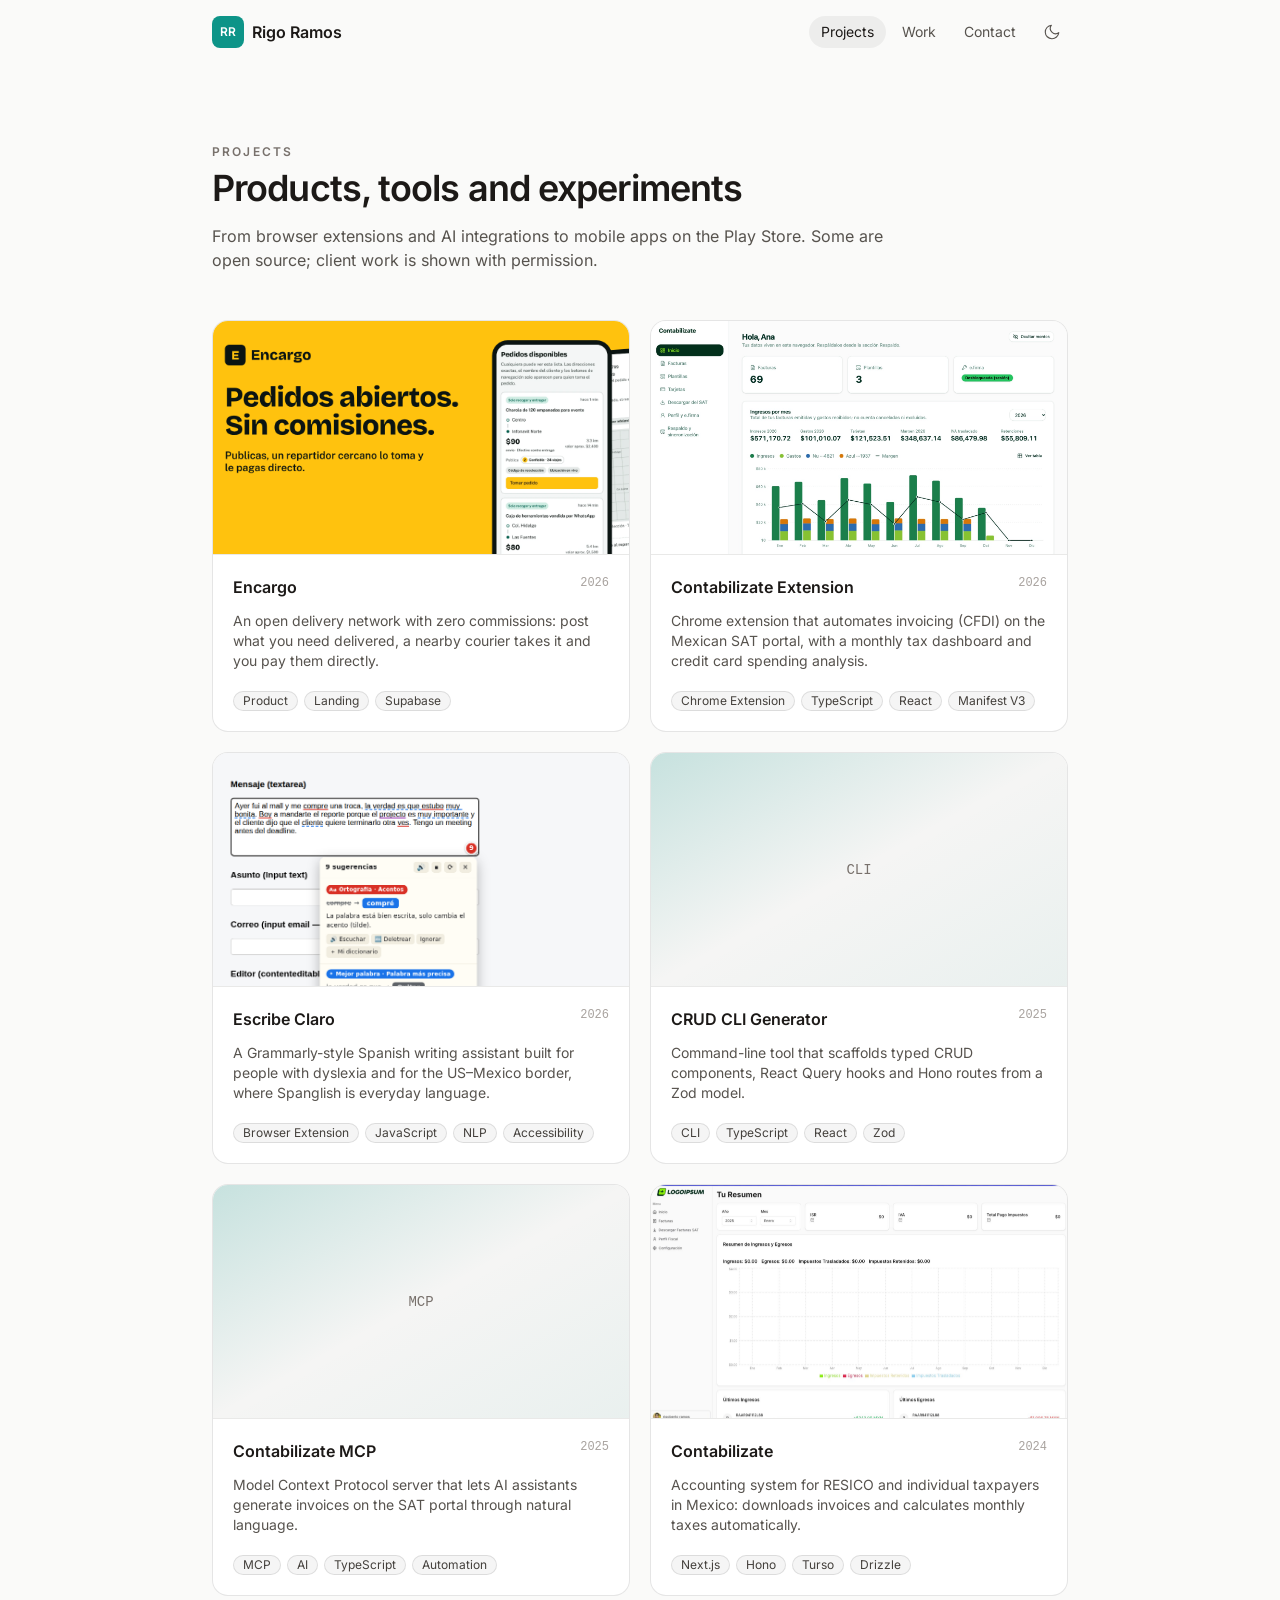
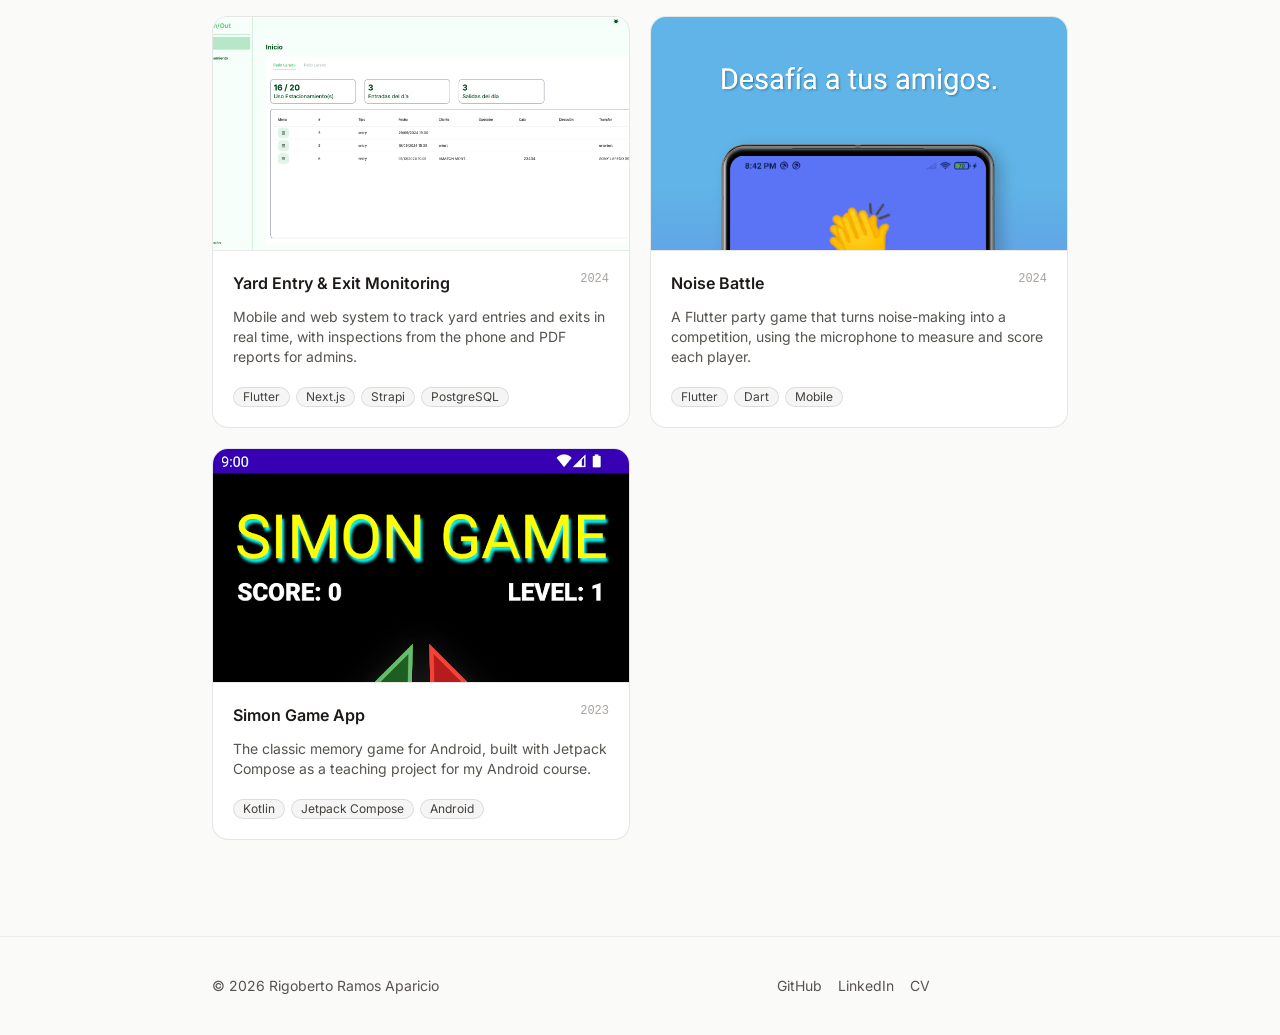
<file: projects/index.html>
<!DOCTYPE html><html lang="en"> <head><!-- Global Metadata --><meta charset="utf-8"><meta name="viewport" content="width=device-width,initial-scale=1"><link rel="icon" type="image/svg+xml" href="/favicon.svg"><meta name="generator" content="Astro v5.1.7"><!-- Font preloads --><link rel="preload" href="/_astro/inter-latin-400-normal.BOOGhInR.woff2" as="font" type="font/woff2" crossorigin><link rel="preload" href="/_astro/inter-latin-600-normal.D273HNI0.woff2" as="font" type="font/woff2" crossorigin><link rel="preload" href="/_astro/lora-latin-400-normal.CvHVDnm4.woff2" as="font" type="font/woff2" crossorigin><link rel="preload" href="/_astro/lora-latin-600-normal.DUWh3m6k.woff2" as="font" type="font/woff2" crossorigin><!-- Canonical URL --><link rel="canonical" href="https://rigo9412.github.io/projects/"><!-- Primary Meta Tags --><title>Projects | Rigoberto Ramos Aparicio</title><meta name="title" content="Projects | Rigoberto Ramos Aparicio"><meta name="description" content="A collection of my projects, with links to repositories and demos."><!-- Open Graph / Facebook --><meta property="og:type" content="website"><meta property="og:url" content="https://rigo9412.github.io/projects/"><meta property="og:title" content="Projects | Rigoberto Ramos Aparicio"><meta property="og:description" content="A collection of my projects, with links to repositories and demos."><meta property="og:image" content="https://rigo9412.github.io/images/contabilizate-extension.jpg"><!-- Twitter --><meta property="twitter:card" content="summary_large_image"><meta property="twitter:url" content="https://rigo9412.github.io/projects/"><meta property="twitter:title" content="Projects | Rigoberto Ramos Aparicio"><meta property="twitter:description" content="A collection of my projects, with links to repositories and demos."><meta property="twitter:image" content="https://rigo9412.github.io/images/contabilizate-extension.jpg"><meta name="astro-view-transitions-enabled" content="true"><meta name="astro-view-transitions-fallback" content="animate"><script type="module" src="/_astro/ClientRouter.astro_astro_type_script_index_0_lang.rasoniT7.js"></script><script type="module">document.addEventListener("astro:before-swap",e=>[...e.newDocument.head.querySelectorAll('link[as="font"]')].forEach(o=>o.remove()));</script><script>
  function init() {
    preloadTheme();
    onScroll();
    animate();

    const backToTop = document.getElementById("back-to-top");
    backToTop?.addEventListener("click", (event) => scrollToTop(event));

    const backToPrev = document.getElementById("back-to-prev");
    backToPrev?.addEventListener("click", () => window.history.back());

    const themeButton = document.getElementById("theme-button");
    themeButton?.addEventListener("click", () => {
      const dark = !document.documentElement.classList.contains("dark");
      localStorage.setItem("theme", dark ? "dark" : "light");
      toggleTheme(dark);
    });

    window.matchMedia("(prefers-color-scheme: dark)")
      .addEventListener("change", event => {
        if (localStorage.theme !== "light" && localStorage.theme !== "dark") {
          toggleTheme(event.matches);
        }
      }
    );

    document.addEventListener("scroll", onScroll);
  }

  function animate() {
    const animateElements = document.querySelectorAll(".animate");

    animateElements.forEach((element, index) => {
      setTimeout(() => {
        element.classList.add("show");
      }, index * 150);
    });
  }

  function onScroll() {
    if (window.scrollY > 0) {
      document.documentElement.classList.add("scrolled");
    } else {
      document.documentElement.classList.remove("scrolled");
    }
  }

  function scrollToTop(event) {
    event.preventDefault();
    window.scrollTo({
      top: 0,
      behavior: "smooth"
    });
  }

function toggleTheme(dark) {
    const css = document.createElement("style");

    css.appendChild(
      document.createTextNode(
        `* {
             -webkit-transition: none !important;
             -moz-transition: none !important;
             -o-transition: none !important;
             -ms-transition: none !important;
             transition: none !important;
          }
        `,
      )
    );

    document.head.appendChild(css);

    if (dark) {
      document.documentElement.classList.add("dark");
    } else {
      document.documentElement.classList.remove("dark");
    }

  window.getComputedStyle(css).opacity;
    document.head.removeChild(css);
  }

  function preloadTheme() {
    const userTheme = localStorage.theme;

    if (userTheme === "light" || userTheme === "dark") {
      toggleTheme(userTheme === "dark");
    } else {
      toggleTheme(window.matchMedia("(prefers-color-scheme: dark)").matches);
    }
  }

  document.addEventListener("DOMContentLoaded", () => init());
  document.addEventListener("astro:after-swap", () => init());
  preloadTheme();
</script><link rel="stylesheet" href="/_astro/index.BF1lFR_h.css"></head> <body> <header> <div class="mx-auto px-5 max-w-4xl">  <div class="flex items-center justify-between gap-4"> <a href="/" class="flex items-center gap-2 font-semibold text-stone-900 dark:text-white" aria-label="Home"> <span class="grid size-8 place-items-center rounded-lg bg-accent text-xs font-bold text-white dark:text-stone-950">RR</span> <span class="hidden sm:inline">Rigo Ramos</span> </a> <nav class="flex items-center gap-1 text-sm"> <a href="/projects" class="rounded-full px-3 py-1.5 transition-colors hover:text-stone-900 dark:hover:text-white text-stone-900 dark:text-white bg-black/5 dark:bg-white/10"> Projects </a><a href="/work" class="rounded-full px-3 py-1.5 transition-colors hover:text-stone-900 dark:hover:text-white"> Work </a><a href="/#contact" class="rounded-full px-3 py-1.5 transition-colors hover:text-stone-900 dark:hover:text-white"> Contact </a> <button id="theme-button" aria-label="Toggle theme" class="ml-1 grid size-8 place-items-center rounded-full hover:bg-black/5 hover:text-stone-900 dark:hover:bg-white/10 dark:hover:text-white transition-colors"> <svg class="size-[18px] dark:hidden" viewBox="0 0 24 24" fill="none" stroke="currentColor" stroke-width="1.5" stroke-linecap="round" stroke-linejoin="round" aria-hidden="true"> <path d="M21 12.79A9 9 0 1 1 11.21 3 7 7 0 0 0 21 12.79z"></path> </svg> <svg class="size-[18px] hidden dark:block" viewBox="0 0 24 24" fill="none" stroke="currentColor" stroke-width="1.5" stroke-linecap="round" stroke-linejoin="round" aria-hidden="true"> <circle cx="12" cy="12" r="5"></circle> <path d="M12 1v2M12 21v2M4.22 4.22l1.42 1.42M18.36 18.36l1.42 1.42M1 12h2M21 12h2M4.22 19.78l1.42-1.42M18.36 5.64l1.42-1.42"></path> </svg> </button> </nav> </div>  </div> </header> <main>  <div class="mx-auto px-5 max-w-4xl">  <section class="animate pt-8"> <h1 class="section-title">Projects</h1> <p class="mt-2 text-3xl font-semibold tracking-tight text-stone-900 dark:text-white sm:text-4xl">
Products, tools and experiments
</p> <p class="mt-4 max-w-2xl">
From browser extensions and AI integrations to mobile apps on the Play Store. Some are open source; client work is shown with permission.
</p> </section> <ul class="animate mt-12 grid gap-5 sm:grid-cols-2"> <li><a href="/projects/encargo/" class="group flex h-full flex-col overflow-hidden rounded-2xl border border-black/10 bg-white transition-all duration-300 hover:-translate-y-0.5 hover:border-accent/40 hover:shadow-lg hover:shadow-black/5 dark:border-white/10 dark:bg-white/[0.03] dark:hover:border-accent/40"> <div class="aspect-[16/9] overflow-hidden border-b border-black/5 bg-stone-100 dark:border-white/10 dark:bg-stone-900"> <img src="/images/encargo.png" alt="" loading="lazy" class="size-full object-cover object-top transition-transform duration-500 group-hover:scale-[1.03]"> </div> <div class="flex flex-1 flex-col gap-3 p-5"> <div class="flex items-start justify-between gap-3"> <h3 class="font-semibold text-stone-900 dark:text-white">Encargo</h3> <span class="shrink-0 font-mono text-xs text-stone-400">2026</span> </div> <p class="line-clamp-3 text-sm">An open delivery network with zero commissions: post what you need delivered, a nearby courier takes it and you pay them directly.</p> <ul class="mt-auto flex flex-wrap gap-1.5 pt-2"> <li class="chip">Product</li><li class="chip">Landing</li><li class="chip">Supabase</li> </ul> </div> </a></li><li><a href="/projects/contabilizate-extension/" class="group flex h-full flex-col overflow-hidden rounded-2xl border border-black/10 bg-white transition-all duration-300 hover:-translate-y-0.5 hover:border-accent/40 hover:shadow-lg hover:shadow-black/5 dark:border-white/10 dark:bg-white/[0.03] dark:hover:border-accent/40"> <div class="aspect-[16/9] overflow-hidden border-b border-black/5 bg-stone-100 dark:border-white/10 dark:bg-stone-900"> <img src="/images/contabilizate-extension.jpg" alt="" loading="lazy" class="size-full object-cover object-top transition-transform duration-500 group-hover:scale-[1.03]"> </div> <div class="flex flex-1 flex-col gap-3 p-5"> <div class="flex items-start justify-between gap-3"> <h3 class="font-semibold text-stone-900 dark:text-white">Contabilizate Extension</h3> <span class="shrink-0 font-mono text-xs text-stone-400">2026</span> </div> <p class="line-clamp-3 text-sm">Chrome extension that automates invoicing (CFDI) on the Mexican SAT portal, with a monthly tax dashboard and credit card spending analysis.</p> <ul class="mt-auto flex flex-wrap gap-1.5 pt-2"> <li class="chip">Chrome Extension</li><li class="chip">TypeScript</li><li class="chip">React</li><li class="chip">Manifest V3</li> </ul> </div> </a></li><li><a href="/projects/escribe-claro/" class="group flex h-full flex-col overflow-hidden rounded-2xl border border-black/10 bg-white transition-all duration-300 hover:-translate-y-0.5 hover:border-accent/40 hover:shadow-lg hover:shadow-black/5 dark:border-white/10 dark:bg-white/[0.03] dark:hover:border-accent/40"> <div class="aspect-[16/9] overflow-hidden border-b border-black/5 bg-stone-100 dark:border-white/10 dark:bg-stone-900"> <img src="/images/escribe-claro.png" alt="" loading="lazy" class="size-full object-cover object-top transition-transform duration-500 group-hover:scale-[1.03]"> </div> <div class="flex flex-1 flex-col gap-3 p-5"> <div class="flex items-start justify-between gap-3"> <h3 class="font-semibold text-stone-900 dark:text-white">Escribe Claro</h3> <span class="shrink-0 font-mono text-xs text-stone-400">2026</span> </div> <p class="line-clamp-3 text-sm">A Grammarly-style Spanish writing assistant built for people with dyslexia and for the US–Mexico border, where Spanglish is everyday language.</p> <ul class="mt-auto flex flex-wrap gap-1.5 pt-2"> <li class="chip">Browser Extension</li><li class="chip">JavaScript</li><li class="chip">NLP</li><li class="chip">Accessibility</li> </ul> </div> </a></li><li><a href="/projects/crud-cli/" class="group flex h-full flex-col overflow-hidden rounded-2xl border border-black/10 bg-white transition-all duration-300 hover:-translate-y-0.5 hover:border-accent/40 hover:shadow-lg hover:shadow-black/5 dark:border-white/10 dark:bg-white/[0.03] dark:hover:border-accent/40"> <div class="aspect-[16/9] overflow-hidden border-b border-black/5 bg-stone-100 dark:border-white/10 dark:bg-stone-900"> <div class="grid size-full place-items-center bg-gradient-to-br from-accent/20 via-transparent to-accent/5"> <span class="font-mono text-sm text-stone-500">CLI</span> </div> </div> <div class="flex flex-1 flex-col gap-3 p-5"> <div class="flex items-start justify-between gap-3"> <h3 class="font-semibold text-stone-900 dark:text-white">CRUD CLI Generator</h3> <span class="shrink-0 font-mono text-xs text-stone-400">2025</span> </div> <p class="line-clamp-3 text-sm">Command-line tool that scaffolds typed CRUD components, React Query hooks and Hono routes from a Zod model.</p> <ul class="mt-auto flex flex-wrap gap-1.5 pt-2"> <li class="chip">CLI</li><li class="chip">TypeScript</li><li class="chip">React</li><li class="chip">Zod</li> </ul> </div> </a></li><li><a href="/projects/contabilizate-mcp/" class="group flex h-full flex-col overflow-hidden rounded-2xl border border-black/10 bg-white transition-all duration-300 hover:-translate-y-0.5 hover:border-accent/40 hover:shadow-lg hover:shadow-black/5 dark:border-white/10 dark:bg-white/[0.03] dark:hover:border-accent/40"> <div class="aspect-[16/9] overflow-hidden border-b border-black/5 bg-stone-100 dark:border-white/10 dark:bg-stone-900"> <div class="grid size-full place-items-center bg-gradient-to-br from-accent/20 via-transparent to-accent/5"> <span class="font-mono text-sm text-stone-500">MCP</span> </div> </div> <div class="flex flex-1 flex-col gap-3 p-5"> <div class="flex items-start justify-between gap-3"> <h3 class="font-semibold text-stone-900 dark:text-white">Contabilizate MCP</h3> <span class="shrink-0 font-mono text-xs text-stone-400">2025</span> </div> <p class="line-clamp-3 text-sm">Model Context Protocol server that lets AI assistants generate invoices on the SAT portal through natural language.</p> <ul class="mt-auto flex flex-wrap gap-1.5 pt-2"> <li class="chip">MCP</li><li class="chip">AI</li><li class="chip">TypeScript</li><li class="chip">Automation</li> </ul> </div> </a></li><li><a href="/projects/project-1/" class="group flex h-full flex-col overflow-hidden rounded-2xl border border-black/10 bg-white transition-all duration-300 hover:-translate-y-0.5 hover:border-accent/40 hover:shadow-lg hover:shadow-black/5 dark:border-white/10 dark:bg-white/[0.03] dark:hover:border-accent/40"> <div class="aspect-[16/9] overflow-hidden border-b border-black/5 bg-stone-100 dark:border-white/10 dark:bg-stone-900"> <img src="/images/contabilizate.jpeg" alt="" loading="lazy" class="size-full object-cover object-top transition-transform duration-500 group-hover:scale-[1.03]"> </div> <div class="flex flex-1 flex-col gap-3 p-5"> <div class="flex items-start justify-between gap-3"> <h3 class="font-semibold text-stone-900 dark:text-white">Contabilizate</h3> <span class="shrink-0 font-mono text-xs text-stone-400">2024</span> </div> <p class="line-clamp-3 text-sm">Accounting system for RESICO and individual taxpayers in Mexico: downloads invoices and calculates monthly taxes automatically.</p> <ul class="mt-auto flex flex-wrap gap-1.5 pt-2"> <li class="chip">Next.js</li><li class="chip">Hono</li><li class="chip">Turso</li><li class="chip">Drizzle</li> </ul> </div> </a></li><li><a href="/projects/project-4/" class="group flex h-full flex-col overflow-hidden rounded-2xl border border-black/10 bg-white transition-all duration-300 hover:-translate-y-0.5 hover:border-accent/40 hover:shadow-lg hover:shadow-black/5 dark:border-white/10 dark:bg-white/[0.03] dark:hover:border-accent/40"> <div class="aspect-[16/9] overflow-hidden border-b border-black/5 bg-stone-100 dark:border-white/10 dark:bg-stone-900"> <img src="/images/yard_web.png" alt="" loading="lazy" class="size-full object-cover object-top transition-transform duration-500 group-hover:scale-[1.03]"> </div> <div class="flex flex-1 flex-col gap-3 p-5"> <div class="flex items-start justify-between gap-3"> <h3 class="font-semibold text-stone-900 dark:text-white">Yard Entry &amp; Exit Monitoring</h3> <span class="shrink-0 font-mono text-xs text-stone-400">2024</span> </div> <p class="line-clamp-3 text-sm">Mobile and web system to track yard entries and exits in real time, with inspections from the phone and PDF reports for admins.</p> <ul class="mt-auto flex flex-wrap gap-1.5 pt-2"> <li class="chip">Flutter</li><li class="chip">Next.js</li><li class="chip">Strapi</li><li class="chip">PostgreSQL</li> </ul> </div> </a></li><li><a href="/projects/project-2/" class="group flex h-full flex-col overflow-hidden rounded-2xl border border-black/10 bg-white transition-all duration-300 hover:-translate-y-0.5 hover:border-accent/40 hover:shadow-lg hover:shadow-black/5 dark:border-white/10 dark:bg-white/[0.03] dark:hover:border-accent/40"> <div class="aspect-[16/9] overflow-hidden border-b border-black/5 bg-stone-100 dark:border-white/10 dark:bg-stone-900"> <img src="/images/noise_app.webp" alt="" loading="lazy" class="size-full object-cover object-top transition-transform duration-500 group-hover:scale-[1.03]"> </div> <div class="flex flex-1 flex-col gap-3 p-5"> <div class="flex items-start justify-between gap-3"> <h3 class="font-semibold text-stone-900 dark:text-white">Noise Battle</h3> <span class="shrink-0 font-mono text-xs text-stone-400">2024</span> </div> <p class="line-clamp-3 text-sm">A Flutter party game that turns noise-making into a competition, using the microphone to measure and score each player.</p> <ul class="mt-auto flex flex-wrap gap-1.5 pt-2"> <li class="chip">Flutter</li><li class="chip">Dart</li><li class="chip">Mobile</li> </ul> </div> </a></li><li><a href="/projects/project-3/" class="group flex h-full flex-col overflow-hidden rounded-2xl border border-black/10 bg-white transition-all duration-300 hover:-translate-y-0.5 hover:border-accent/40 hover:shadow-lg hover:shadow-black/5 dark:border-white/10 dark:bg-white/[0.03] dark:hover:border-accent/40"> <div class="aspect-[16/9] overflow-hidden border-b border-black/5 bg-stone-100 dark:border-white/10 dark:bg-stone-900"> <img src="/images/simon_game.webp" alt="" loading="lazy" class="size-full object-cover object-top transition-transform duration-500 group-hover:scale-[1.03]"> </div> <div class="flex flex-1 flex-col gap-3 p-5"> <div class="flex items-start justify-between gap-3"> <h3 class="font-semibold text-stone-900 dark:text-white">Simon Game App</h3> <span class="shrink-0 font-mono text-xs text-stone-400">2023</span> </div> <p class="line-clamp-3 text-sm">The classic memory game for Android, built with Jetpack Compose as a teaching project for my Android course.</p> <ul class="mt-auto flex flex-wrap gap-1.5 pt-2"> <li class="chip">Kotlin</li><li class="chip">Jetpack Compose</li><li class="chip">Android</li> </ul> </div> </a></li> </ul>  </div>  </main> <footer> <div class="mx-auto px-5 max-w-4xl">  <div class="flex flex-col-reverse gap-4 sm:flex-row sm:items-center sm:justify-between"> <div>© 2026 Rigoberto Ramos Aparicio</div> <div class="flex flex-wrap items-center gap-4"> <a href="https://github.com/rigo9412" target="_blank" rel="noopener" class="hover:text-stone-900 dark:hover:text-white transition-colors"> GitHub </a><a href="https://www.linkedin.com/in/rigobertoramosaparicio" target="_blank" rel="noopener" class="hover:text-stone-900 dark:hover:text-white transition-colors"> LinkedIn </a><a href="/cv.pdf" target="_blank" rel="noopener" class="hover:text-stone-900 dark:hover:text-white transition-colors"> CV </a> <button id="back-to-top" class="relative group w-fit flex pl-8 pr-3 py-1.5 flex-nowrap rounded-full border border-black/15 dark:border-white/20 hover:bg-black/5 dark:hover:bg-white/5 hover:text-black dark:hover:text-white transition-colors duration-300 ease-in-out"> <svg xmlns="http://www.w3.org/2000/svg" viewBox="0 0 24 24" class="absolute top-1/2 left-2 -translate-y-1/2 size-4 stroke-2 fill-none stroke-current rotate-90"> <line x1="5" y1="12" x2="19" y2="12" class="translate-x-2 group-hover:translate-x-0 scale-x-0 group-hover:scale-x-100 transition-transform duration-300 ease-in-out"></line> <polyline points="12 5 5 12 12 19" class="translate-x-1 group-hover:translate-x-0 transition-transform duration-300 ease-in-out"></polyline> </svg> <div class="text-sm">
Back to top
</div> </button> </div> </div>  </div> </footer> </body></html>
</file>
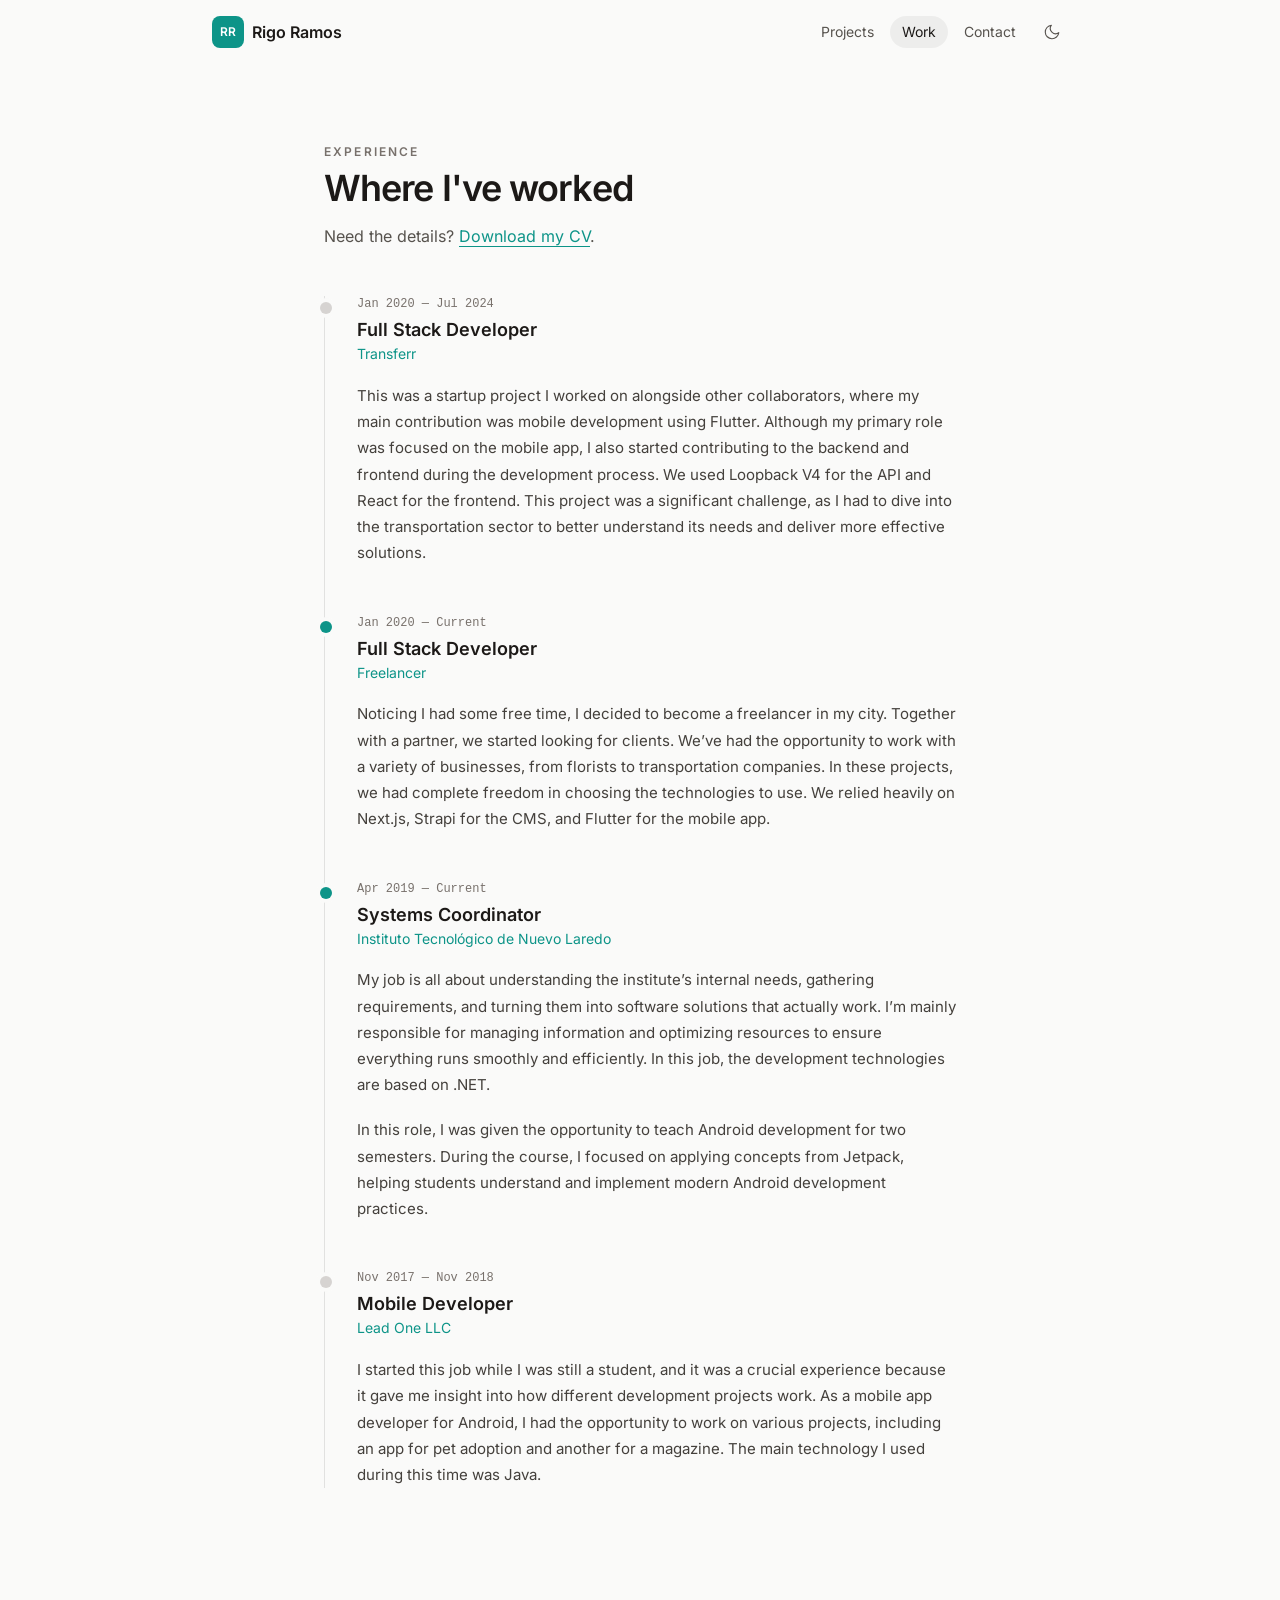
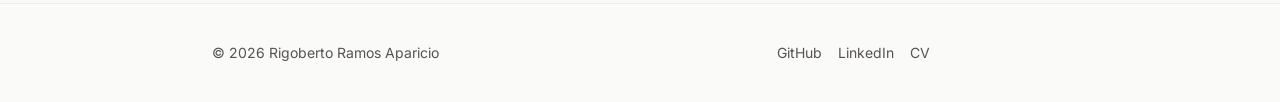
<file: work/index.html>
<!DOCTYPE html><html lang="en"> <head><!-- Global Metadata --><meta charset="utf-8"><meta name="viewport" content="width=device-width,initial-scale=1"><link rel="icon" type="image/svg+xml" href="/favicon.svg"><meta name="generator" content="Astro v5.1.7"><!-- Font preloads --><link rel="preload" href="/_astro/inter-latin-400-normal.BOOGhInR.woff2" as="font" type="font/woff2" crossorigin><link rel="preload" href="/_astro/inter-latin-600-normal.D273HNI0.woff2" as="font" type="font/woff2" crossorigin><link rel="preload" href="/_astro/lora-latin-400-normal.CvHVDnm4.woff2" as="font" type="font/woff2" crossorigin><link rel="preload" href="/_astro/lora-latin-600-normal.DUWh3m6k.woff2" as="font" type="font/woff2" crossorigin><!-- Canonical URL --><link rel="canonical" href="https://rigo9412.github.io/work/"><!-- Primary Meta Tags --><title>Work | Rigoberto Ramos Aparicio</title><meta name="title" content="Work | Rigoberto Ramos Aparicio"><meta name="description" content="Where I have worked and what I have done."><!-- Open Graph / Facebook --><meta property="og:type" content="website"><meta property="og:url" content="https://rigo9412.github.io/work/"><meta property="og:title" content="Work | Rigoberto Ramos Aparicio"><meta property="og:description" content="Where I have worked and what I have done."><meta property="og:image" content="https://rigo9412.github.io/images/contabilizate-extension.jpg"><!-- Twitter --><meta property="twitter:card" content="summary_large_image"><meta property="twitter:url" content="https://rigo9412.github.io/work/"><meta property="twitter:title" content="Work | Rigoberto Ramos Aparicio"><meta property="twitter:description" content="Where I have worked and what I have done."><meta property="twitter:image" content="https://rigo9412.github.io/images/contabilizate-extension.jpg"><meta name="astro-view-transitions-enabled" content="true"><meta name="astro-view-transitions-fallback" content="animate"><script type="module" src="/_astro/ClientRouter.astro_astro_type_script_index_0_lang.rasoniT7.js"></script><script type="module">document.addEventListener("astro:before-swap",e=>[...e.newDocument.head.querySelectorAll('link[as="font"]')].forEach(o=>o.remove()));</script><script>
  function init() {
    preloadTheme();
    onScroll();
    animate();

    const backToTop = document.getElementById("back-to-top");
    backToTop?.addEventListener("click", (event) => scrollToTop(event));

    const backToPrev = document.getElementById("back-to-prev");
    backToPrev?.addEventListener("click", () => window.history.back());

    const themeButton = document.getElementById("theme-button");
    themeButton?.addEventListener("click", () => {
      const dark = !document.documentElement.classList.contains("dark");
      localStorage.setItem("theme", dark ? "dark" : "light");
      toggleTheme(dark);
    });

    window.matchMedia("(prefers-color-scheme: dark)")
      .addEventListener("change", event => {
        if (localStorage.theme !== "light" && localStorage.theme !== "dark") {
          toggleTheme(event.matches);
        }
      }
    );

    document.addEventListener("scroll", onScroll);
  }

  function animate() {
    const animateElements = document.querySelectorAll(".animate");

    animateElements.forEach((element, index) => {
      setTimeout(() => {
        element.classList.add("show");
      }, index * 150);
    });
  }

  function onScroll() {
    if (window.scrollY > 0) {
      document.documentElement.classList.add("scrolled");
    } else {
      document.documentElement.classList.remove("scrolled");
    }
  }

  function scrollToTop(event) {
    event.preventDefault();
    window.scrollTo({
      top: 0,
      behavior: "smooth"
    });
  }

function toggleTheme(dark) {
    const css = document.createElement("style");

    css.appendChild(
      document.createTextNode(
        `* {
             -webkit-transition: none !important;
             -moz-transition: none !important;
             -o-transition: none !important;
             -ms-transition: none !important;
             transition: none !important;
          }
        `,
      )
    );

    document.head.appendChild(css);

    if (dark) {
      document.documentElement.classList.add("dark");
    } else {
      document.documentElement.classList.remove("dark");
    }

  window.getComputedStyle(css).opacity;
    document.head.removeChild(css);
  }

  function preloadTheme() {
    const userTheme = localStorage.theme;

    if (userTheme === "light" || userTheme === "dark") {
      toggleTheme(userTheme === "dark");
    } else {
      toggleTheme(window.matchMedia("(prefers-color-scheme: dark)").matches);
    }
  }

  document.addEventListener("DOMContentLoaded", () => init());
  document.addEventListener("astro:after-swap", () => init());
  preloadTheme();
</script><link rel="stylesheet" href="/_astro/index.BF1lFR_h.css"></head> <body> <header> <div class="mx-auto px-5 max-w-4xl">  <div class="flex items-center justify-between gap-4"> <a href="/" class="flex items-center gap-2 font-semibold text-stone-900 dark:text-white" aria-label="Home"> <span class="grid size-8 place-items-center rounded-lg bg-accent text-xs font-bold text-white dark:text-stone-950">RR</span> <span class="hidden sm:inline">Rigo Ramos</span> </a> <nav class="flex items-center gap-1 text-sm"> <a href="/projects" class="rounded-full px-3 py-1.5 transition-colors hover:text-stone-900 dark:hover:text-white"> Projects </a><a href="/work" class="rounded-full px-3 py-1.5 transition-colors hover:text-stone-900 dark:hover:text-white text-stone-900 dark:text-white bg-black/5 dark:bg-white/10"> Work </a><a href="/#contact" class="rounded-full px-3 py-1.5 transition-colors hover:text-stone-900 dark:hover:text-white"> Contact </a> <button id="theme-button" aria-label="Toggle theme" class="ml-1 grid size-8 place-items-center rounded-full hover:bg-black/5 hover:text-stone-900 dark:hover:bg-white/10 dark:hover:text-white transition-colors"> <svg class="size-[18px] dark:hidden" viewBox="0 0 24 24" fill="none" stroke="currentColor" stroke-width="1.5" stroke-linecap="round" stroke-linejoin="round" aria-hidden="true"> <path d="M21 12.79A9 9 0 1 1 11.21 3 7 7 0 0 0 21 12.79z"></path> </svg> <svg class="size-[18px] hidden dark:block" viewBox="0 0 24 24" fill="none" stroke="currentColor" stroke-width="1.5" stroke-linecap="round" stroke-linejoin="round" aria-hidden="true"> <circle cx="12" cy="12" r="5"></circle> <path d="M12 1v2M12 21v2M4.22 4.22l1.42 1.42M18.36 18.36l1.42 1.42M1 12h2M21 12h2M4.22 19.78l1.42-1.42M18.36 5.64l1.42-1.42"></path> </svg> </button> </nav> </div>  </div> </header> <main>  <div class="mx-auto px-5 max-w-2xl">  <section class="animate pt-8"> <h1 class="section-title">Experience</h1> <p class="mt-2 text-3xl font-semibold tracking-tight text-stone-900 dark:text-white sm:text-4xl">
Where I've worked
</p> <p class="mt-4">
Need the details? <a href="/cv.pdf" target="_blank" rel="noopener" class="text-accent underline underline-offset-4">Download my CV</a>.
</p> </section> <ol class="animate relative mt-12 space-y-12 border-l border-black/10 pl-8 dark:border-white/10"> <li class="relative"> <span class="absolute -left-[37px] top-1.5 size-3 rounded-full ring-4 ring-stone-50 dark:ring-stone-950 bg-stone-300 dark:bg-stone-700"></span> <div class="font-mono text-xs text-stone-500">Jan 2020 — Jul 2024</div> <h2 class="mt-1 text-lg font-semibold text-stone-900 dark:text-white">Full Stack Developer</h2> <div class="text-sm font-medium text-accent">Transferr</div> <article class="mt-3 prose-p:text-[15px]"> <p>This was a startup project I worked on alongside other collaborators, where my main contribution was mobile development using Flutter. Although my primary role was focused on the mobile app, I also started contributing to the backend and frontend during the development process. We used Loopback V4 for the API and React for the frontend. This project was a significant challenge, as I had to dive into the transportation sector to better understand its needs and deliver more effective solutions.</p> </article> </li><li class="relative"> <span class="absolute -left-[37px] top-1.5 size-3 rounded-full ring-4 ring-stone-50 dark:ring-stone-950 bg-accent"></span> <div class="font-mono text-xs text-stone-500">Jan 2020 — Current</div> <h2 class="mt-1 text-lg font-semibold text-stone-900 dark:text-white">Full Stack Developer</h2> <div class="text-sm font-medium text-accent">Freelancer</div> <article class="mt-3 prose-p:text-[15px]"> <p>Noticing I had some free time, I decided to become a freelancer in my city. Together with a partner, we started looking for clients. We’ve had the opportunity to work with a variety of businesses, from florists to transportation companies. In these projects, we had complete freedom in choosing the technologies to use. We relied heavily on Next.js, Strapi for the CMS, and Flutter for the mobile app.</p> </article> </li><li class="relative"> <span class="absolute -left-[37px] top-1.5 size-3 rounded-full ring-4 ring-stone-50 dark:ring-stone-950 bg-accent"></span> <div class="font-mono text-xs text-stone-500">Apr 2019 — Current</div> <h2 class="mt-1 text-lg font-semibold text-stone-900 dark:text-white">Systems Coordinator</h2> <div class="text-sm font-medium text-accent">Instituto Tecnológico de Nuevo Laredo</div> <article class="mt-3 prose-p:text-[15px]"> <p>My job is all about understanding the institute’s internal needs, gathering requirements, and turning them into software solutions that actually work. I’m mainly responsible for managing information and optimizing resources to ensure everything runs smoothly and efficiently. In this job, the development technologies are based on .NET.</p>
<p>In this role, I was given the opportunity to teach Android development for two semesters. During the course, I focused on applying concepts from Jetpack, helping students understand and implement modern Android development practices.</p> </article> </li><li class="relative"> <span class="absolute -left-[37px] top-1.5 size-3 rounded-full ring-4 ring-stone-50 dark:ring-stone-950 bg-stone-300 dark:bg-stone-700"></span> <div class="font-mono text-xs text-stone-500">Nov 2017 — Nov 2018</div> <h2 class="mt-1 text-lg font-semibold text-stone-900 dark:text-white">Mobile Developer</h2> <div class="text-sm font-medium text-accent">Lead One LLC</div> <article class="mt-3 prose-p:text-[15px]"> <p>I started this job while I was still a student, and it was a crucial experience because it gave me insight into how different development projects work. As a mobile app developer for Android, I had the opportunity to work on various projects, including an app for pet adoption and another for a magazine. The main technology I used during this time was Java.</p> </article> </li> </ol>  </div>  </main> <footer> <div class="mx-auto px-5 max-w-4xl">  <div class="flex flex-col-reverse gap-4 sm:flex-row sm:items-center sm:justify-between"> <div>© 2026 Rigoberto Ramos Aparicio</div> <div class="flex flex-wrap items-center gap-4"> <a href="https://github.com/rigo9412" target="_blank" rel="noopener" class="hover:text-stone-900 dark:hover:text-white transition-colors"> GitHub </a><a href="https://www.linkedin.com/in/rigobertoramosaparicio" target="_blank" rel="noopener" class="hover:text-stone-900 dark:hover:text-white transition-colors"> LinkedIn </a><a href="/cv.pdf" target="_blank" rel="noopener" class="hover:text-stone-900 dark:hover:text-white transition-colors"> CV </a> <button id="back-to-top" class="relative group w-fit flex pl-8 pr-3 py-1.5 flex-nowrap rounded-full border border-black/15 dark:border-white/20 hover:bg-black/5 dark:hover:bg-white/5 hover:text-black dark:hover:text-white transition-colors duration-300 ease-in-out"> <svg xmlns="http://www.w3.org/2000/svg" viewBox="0 0 24 24" class="absolute top-1/2 left-2 -translate-y-1/2 size-4 stroke-2 fill-none stroke-current rotate-90"> <line x1="5" y1="12" x2="19" y2="12" class="translate-x-2 group-hover:translate-x-0 scale-x-0 group-hover:scale-x-100 transition-transform duration-300 ease-in-out"></line> <polyline points="12 5 5 12 12 19" class="translate-x-1 group-hover:translate-x-0 transition-transform duration-300 ease-in-out"></polyline> </svg> <div class="text-sm">
Back to top
</div> </button> </div> </div>  </div> </footer> </body></html>
</file>
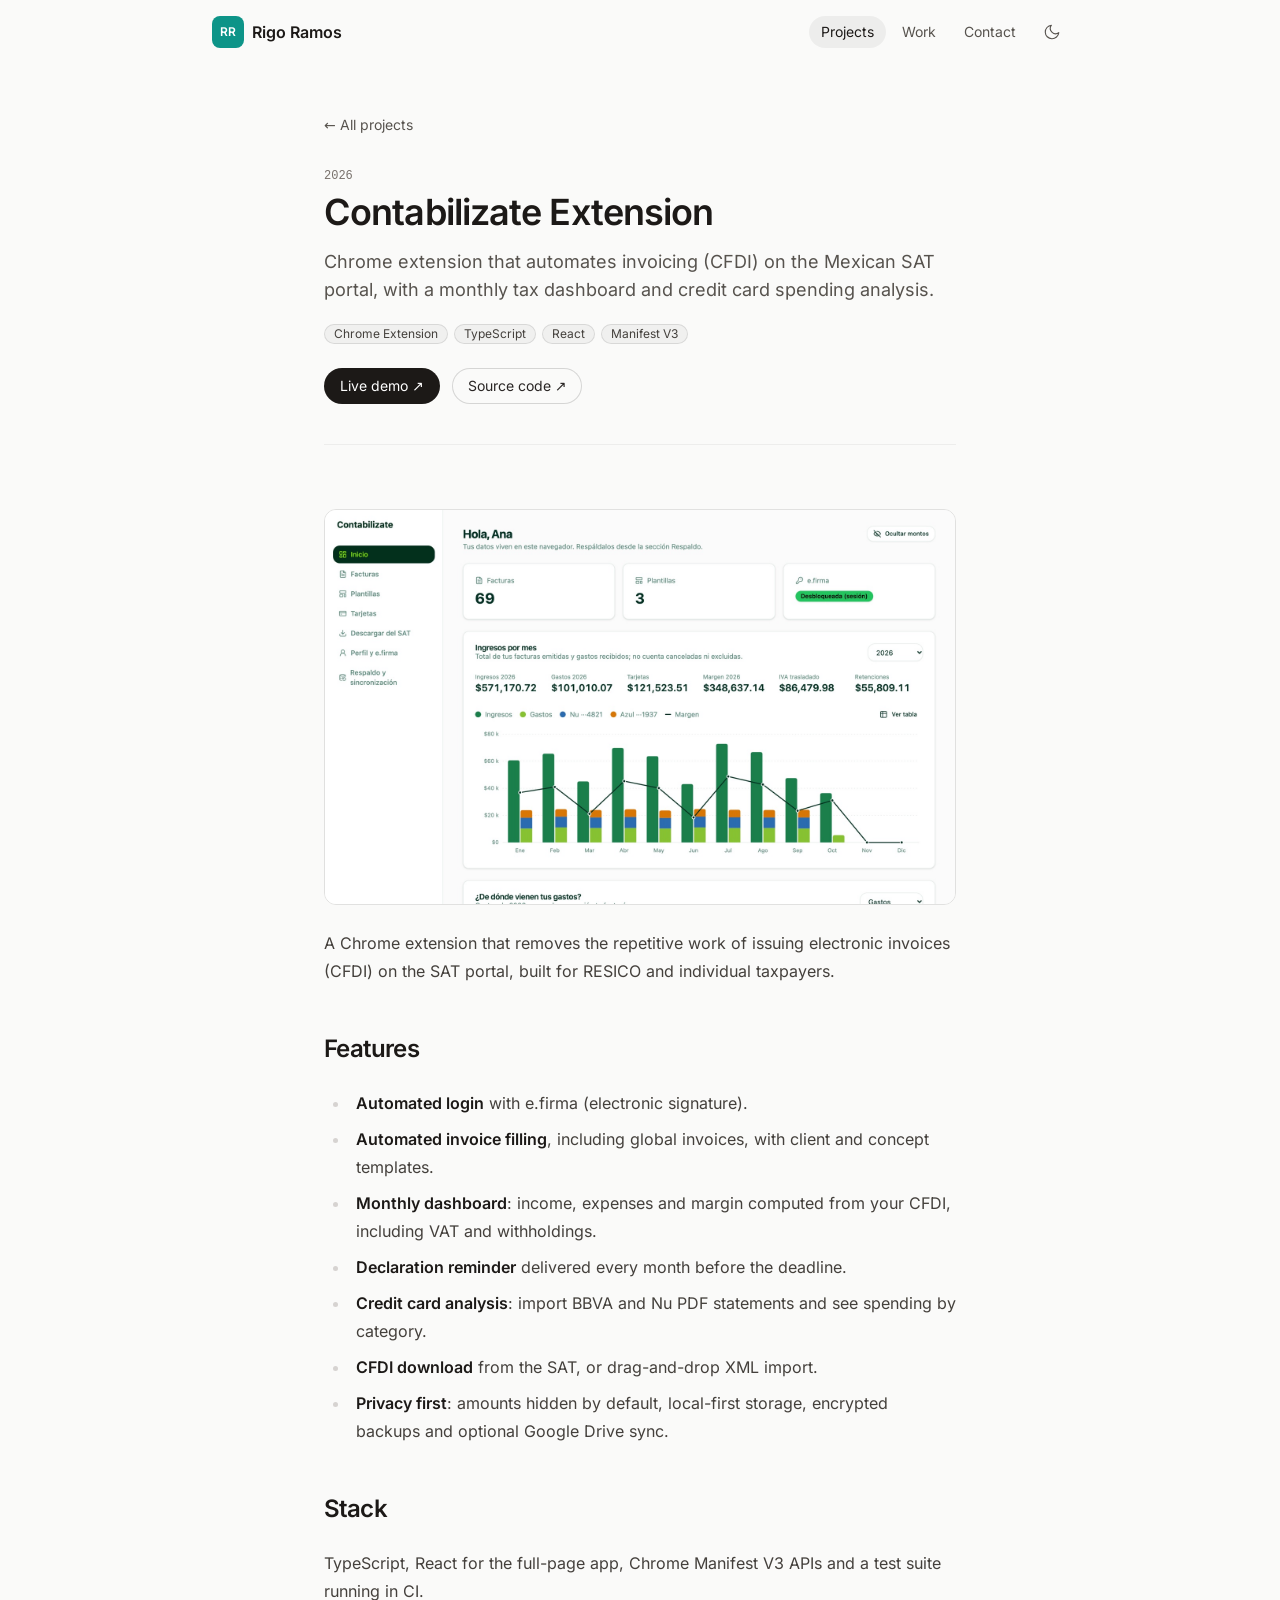
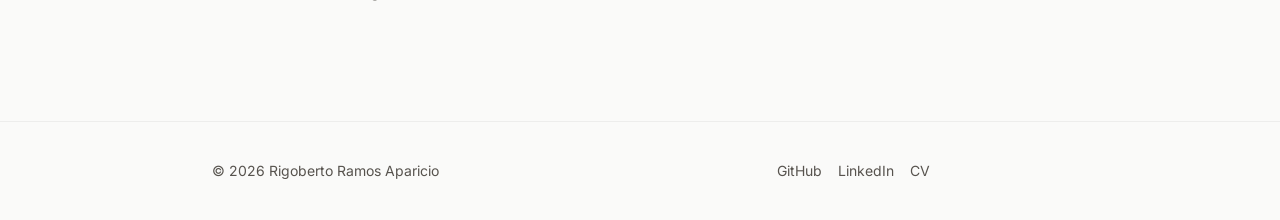
<file: projects/contabilizate-extension/index.html>
<!DOCTYPE html><html lang="en"> <head><!-- Global Metadata --><meta charset="utf-8"><meta name="viewport" content="width=device-width,initial-scale=1"><link rel="icon" type="image/svg+xml" href="/favicon.svg"><meta name="generator" content="Astro v5.1.7"><!-- Font preloads --><link rel="preload" href="/_astro/inter-latin-400-normal.BOOGhInR.woff2" as="font" type="font/woff2" crossorigin><link rel="preload" href="/_astro/inter-latin-600-normal.D273HNI0.woff2" as="font" type="font/woff2" crossorigin><link rel="preload" href="/_astro/lora-latin-400-normal.CvHVDnm4.woff2" as="font" type="font/woff2" crossorigin><link rel="preload" href="/_astro/lora-latin-600-normal.DUWh3m6k.woff2" as="font" type="font/woff2" crossorigin><!-- Canonical URL --><link rel="canonical" href="https://rigo9412.github.io/projects/contabilizate-extension/"><!-- Primary Meta Tags --><title>Contabilizate Extension | Rigoberto Ramos Aparicio</title><meta name="title" content="Contabilizate Extension | Rigoberto Ramos Aparicio"><meta name="description" content="Chrome extension that automates invoicing (CFDI) on the Mexican SAT portal, with a monthly tax dashboard and credit card spending analysis."><!-- Open Graph / Facebook --><meta property="og:type" content="website"><meta property="og:url" content="https://rigo9412.github.io/projects/contabilizate-extension/"><meta property="og:title" content="Contabilizate Extension | Rigoberto Ramos Aparicio"><meta property="og:description" content="Chrome extension that automates invoicing (CFDI) on the Mexican SAT portal, with a monthly tax dashboard and credit card spending analysis."><meta property="og:image" content="https://rigo9412.github.io/images/contabilizate-extension.jpg"><!-- Twitter --><meta property="twitter:card" content="summary_large_image"><meta property="twitter:url" content="https://rigo9412.github.io/projects/contabilizate-extension/"><meta property="twitter:title" content="Contabilizate Extension | Rigoberto Ramos Aparicio"><meta property="twitter:description" content="Chrome extension that automates invoicing (CFDI) on the Mexican SAT portal, with a monthly tax dashboard and credit card spending analysis."><meta property="twitter:image" content="https://rigo9412.github.io/images/contabilizate-extension.jpg"><meta name="astro-view-transitions-enabled" content="true"><meta name="astro-view-transitions-fallback" content="animate"><script type="module" src="/_astro/ClientRouter.astro_astro_type_script_index_0_lang.rasoniT7.js"></script><script type="module">document.addEventListener("astro:before-swap",e=>[...e.newDocument.head.querySelectorAll('link[as="font"]')].forEach(o=>o.remove()));</script><script>
  function init() {
    preloadTheme();
    onScroll();
    animate();

    const backToTop = document.getElementById("back-to-top");
    backToTop?.addEventListener("click", (event) => scrollToTop(event));

    const backToPrev = document.getElementById("back-to-prev");
    backToPrev?.addEventListener("click", () => window.history.back());

    const themeButton = document.getElementById("theme-button");
    themeButton?.addEventListener("click", () => {
      const dark = !document.documentElement.classList.contains("dark");
      localStorage.setItem("theme", dark ? "dark" : "light");
      toggleTheme(dark);
    });

    window.matchMedia("(prefers-color-scheme: dark)")
      .addEventListener("change", event => {
        if (localStorage.theme !== "light" && localStorage.theme !== "dark") {
          toggleTheme(event.matches);
        }
      }
    );

    document.addEventListener("scroll", onScroll);
  }

  function animate() {
    const animateElements = document.querySelectorAll(".animate");

    animateElements.forEach((element, index) => {
      setTimeout(() => {
        element.classList.add("show");
      }, index * 150);
    });
  }

  function onScroll() {
    if (window.scrollY > 0) {
      document.documentElement.classList.add("scrolled");
    } else {
      document.documentElement.classList.remove("scrolled");
    }
  }

  function scrollToTop(event) {
    event.preventDefault();
    window.scrollTo({
      top: 0,
      behavior: "smooth"
    });
  }

function toggleTheme(dark) {
    const css = document.createElement("style");

    css.appendChild(
      document.createTextNode(
        `* {
             -webkit-transition: none !important;
             -moz-transition: none !important;
             -o-transition: none !important;
             -ms-transition: none !important;
             transition: none !important;
          }
        `,
      )
    );

    document.head.appendChild(css);

    if (dark) {
      document.documentElement.classList.add("dark");
    } else {
      document.documentElement.classList.remove("dark");
    }

  window.getComputedStyle(css).opacity;
    document.head.removeChild(css);
  }

  function preloadTheme() {
    const userTheme = localStorage.theme;

    if (userTheme === "light" || userTheme === "dark") {
      toggleTheme(userTheme === "dark");
    } else {
      toggleTheme(window.matchMedia("(prefers-color-scheme: dark)").matches);
    }
  }

  document.addEventListener("DOMContentLoaded", () => init());
  document.addEventListener("astro:after-swap", () => init());
  preloadTheme();
</script><link rel="stylesheet" href="/_astro/index.BF1lFR_h.css"></head> <body> <header> <div class="mx-auto px-5 max-w-4xl">  <div class="flex items-center justify-between gap-4"> <a href="/" class="flex items-center gap-2 font-semibold text-stone-900 dark:text-white" aria-label="Home"> <span class="grid size-8 place-items-center rounded-lg bg-accent text-xs font-bold text-white dark:text-stone-950">RR</span> <span class="hidden sm:inline">Rigo Ramos</span> </a> <nav class="flex items-center gap-1 text-sm"> <a href="/projects" class="rounded-full px-3 py-1.5 transition-colors hover:text-stone-900 dark:hover:text-white text-stone-900 dark:text-white bg-black/5 dark:bg-white/10"> Projects </a><a href="/work" class="rounded-full px-3 py-1.5 transition-colors hover:text-stone-900 dark:hover:text-white"> Work </a><a href="/#contact" class="rounded-full px-3 py-1.5 transition-colors hover:text-stone-900 dark:hover:text-white"> Contact </a> <button id="theme-button" aria-label="Toggle theme" class="ml-1 grid size-8 place-items-center rounded-full hover:bg-black/5 hover:text-stone-900 dark:hover:bg-white/10 dark:hover:text-white transition-colors"> <svg class="size-[18px] dark:hidden" viewBox="0 0 24 24" fill="none" stroke="currentColor" stroke-width="1.5" stroke-linecap="round" stroke-linejoin="round" aria-hidden="true"> <path d="M21 12.79A9 9 0 1 1 11.21 3 7 7 0 0 0 21 12.79z"></path> </svg> <svg class="size-[18px] hidden dark:block" viewBox="0 0 24 24" fill="none" stroke="currentColor" stroke-width="1.5" stroke-linecap="round" stroke-linejoin="round" aria-hidden="true"> <circle cx="12" cy="12" r="5"></circle> <path d="M12 1v2M12 21v2M4.22 4.22l1.42 1.42M18.36 18.36l1.42 1.42M1 12h2M21 12h2M4.22 19.78l1.42-1.42M18.36 5.64l1.42-1.42"></path> </svg> </button> </nav> </div>  </div> </header> <main>  <div class="mx-auto px-5 max-w-2xl">  <a href="/projects" class="animate inline-flex items-center gap-1 text-sm hover:text-stone-900 dark:hover:text-white transition-colors">
← All projects
</a> <div class="animate mt-8"> <div class="font-mono text-xs text-stone-500">2026</div> <h1 class="mt-2 text-3xl font-semibold tracking-tight text-stone-900 dark:text-white sm:text-4xl">Contabilizate Extension</h1> <p class="mt-4 text-lg">Chrome extension that automates invoicing (CFDI) on the Mexican SAT portal, with a monthly tax dashboard and credit card spending analysis.</p> <ul class="mt-5 flex flex-wrap gap-1.5"> <li class="chip">Chrome Extension</li><li class="chip">TypeScript</li><li class="chip">React</li><li class="chip">Manifest V3</li> </ul> <div class="mt-6 flex flex-wrap gap-3"> <a href="https://rigo9412.github.io/contabilizate-extension/" target="_blank" rel="noopener" class="btn-primary">Live demo ↗</a> <a href="https://github.com/rigo9412/contabilizate-extension" target="_blank" rel="noopener" class="btn-ghost">Source code ↗</a> </div> </div> <article class="animate mt-10 border-t border-black/5 pt-10 dark:border-white/10"> <p><img src="/images/contabilizate-extension.jpg" alt="Contabilizate Extension dashboard"></p>
<p>A Chrome extension that removes the repetitive work of issuing electronic invoices (CFDI) on the SAT portal, built for RESICO and individual taxpayers.</p>
<h2 id="features">Features</h2>
<ul>
<li><strong>Automated login</strong> with e.firma (electronic signature).</li>
<li><strong>Automated invoice filling</strong>, including global invoices, with client and concept templates.</li>
<li><strong>Monthly dashboard</strong>: income, expenses and margin computed from your CFDI, including VAT and withholdings.</li>
<li><strong>Declaration reminder</strong> delivered every month before the deadline.</li>
<li><strong>Credit card analysis</strong>: import BBVA and Nu PDF statements and see spending by category.</li>
<li><strong>CFDI download</strong> from the SAT, or drag-and-drop XML import.</li>
<li><strong>Privacy first</strong>: amounts hidden by default, local-first storage, encrypted backups and optional Google Drive sync.</li>
</ul>
<h2 id="stack">Stack</h2>
<p>TypeScript, React for the full-page app, Chrome Manifest V3 APIs and a test suite running in CI.</p> </article>  </div>  </main> <footer> <div class="mx-auto px-5 max-w-4xl">  <div class="flex flex-col-reverse gap-4 sm:flex-row sm:items-center sm:justify-between"> <div>© 2026 Rigoberto Ramos Aparicio</div> <div class="flex flex-wrap items-center gap-4"> <a href="https://github.com/rigo9412" target="_blank" rel="noopener" class="hover:text-stone-900 dark:hover:text-white transition-colors"> GitHub </a><a href="https://www.linkedin.com/in/rigobertoramosaparicio" target="_blank" rel="noopener" class="hover:text-stone-900 dark:hover:text-white transition-colors"> LinkedIn </a><a href="/cv.pdf" target="_blank" rel="noopener" class="hover:text-stone-900 dark:hover:text-white transition-colors"> CV </a> <button id="back-to-top" class="relative group w-fit flex pl-8 pr-3 py-1.5 flex-nowrap rounded-full border border-black/15 dark:border-white/20 hover:bg-black/5 dark:hover:bg-white/5 hover:text-black dark:hover:text-white transition-colors duration-300 ease-in-out"> <svg xmlns="http://www.w3.org/2000/svg" viewBox="0 0 24 24" class="absolute top-1/2 left-2 -translate-y-1/2 size-4 stroke-2 fill-none stroke-current rotate-90"> <line x1="5" y1="12" x2="19" y2="12" class="translate-x-2 group-hover:translate-x-0 scale-x-0 group-hover:scale-x-100 transition-transform duration-300 ease-in-out"></line> <polyline points="12 5 5 12 12 19" class="translate-x-1 group-hover:translate-x-0 transition-transform duration-300 ease-in-out"></polyline> </svg> <div class="text-sm">
Back to top
</div> </button> </div> </div>  </div> </footer> </body></html>
</file>
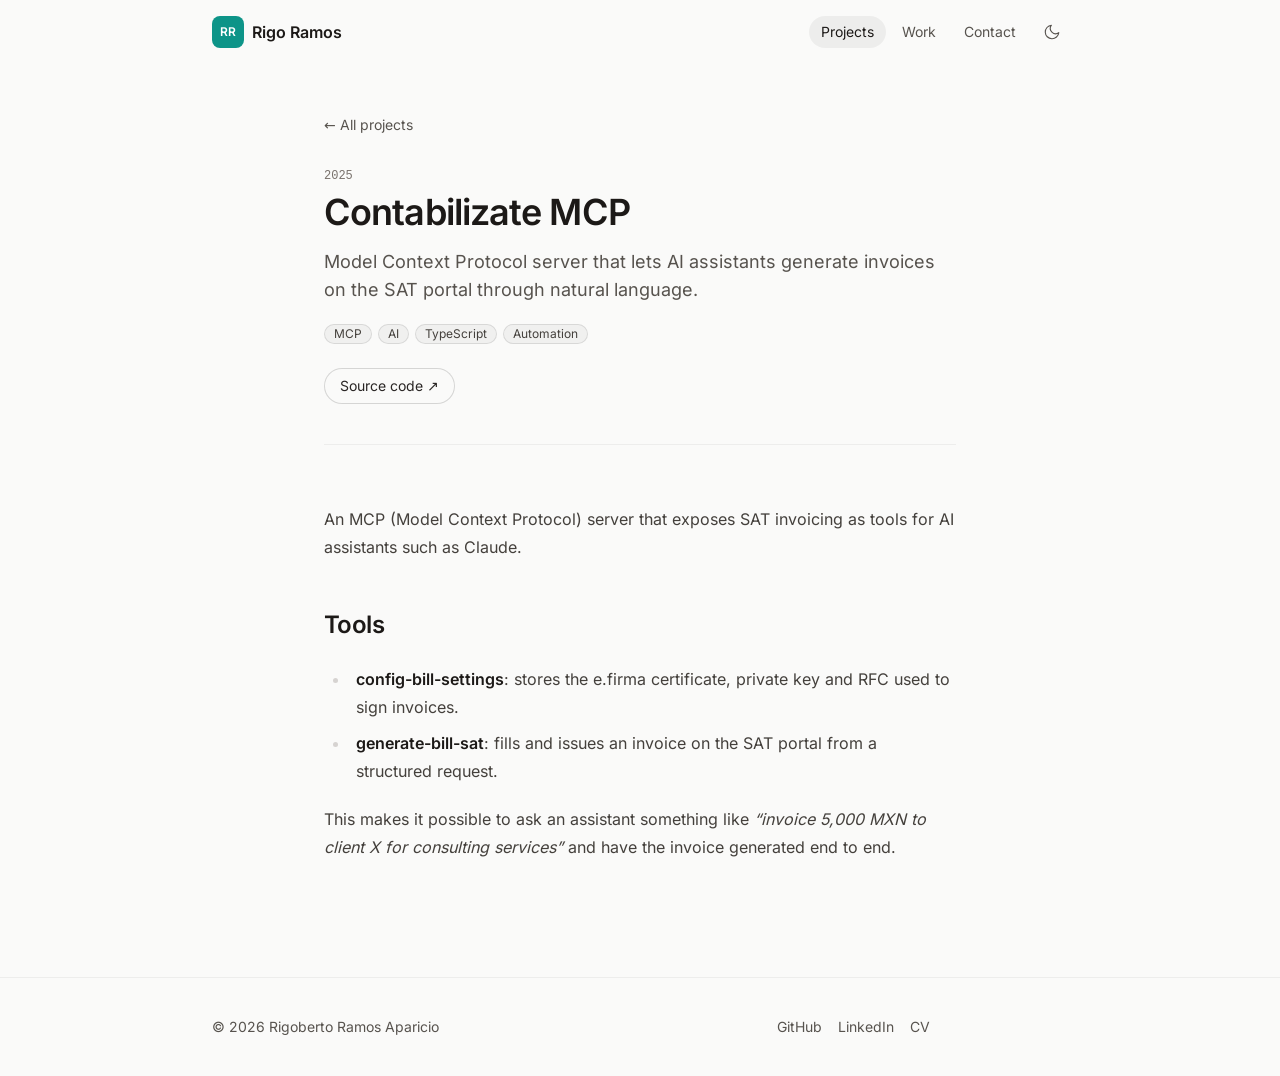
<file: projects/contabilizate-mcp/index.html>
<!DOCTYPE html><html lang="en"> <head><!-- Global Metadata --><meta charset="utf-8"><meta name="viewport" content="width=device-width,initial-scale=1"><link rel="icon" type="image/svg+xml" href="/favicon.svg"><meta name="generator" content="Astro v5.1.7"><!-- Font preloads --><link rel="preload" href="/_astro/inter-latin-400-normal.BOOGhInR.woff2" as="font" type="font/woff2" crossorigin><link rel="preload" href="/_astro/inter-latin-600-normal.D273HNI0.woff2" as="font" type="font/woff2" crossorigin><link rel="preload" href="/_astro/lora-latin-400-normal.CvHVDnm4.woff2" as="font" type="font/woff2" crossorigin><link rel="preload" href="/_astro/lora-latin-600-normal.DUWh3m6k.woff2" as="font" type="font/woff2" crossorigin><!-- Canonical URL --><link rel="canonical" href="https://rigo9412.github.io/projects/contabilizate-mcp/"><!-- Primary Meta Tags --><title>Contabilizate MCP | Rigoberto Ramos Aparicio</title><meta name="title" content="Contabilizate MCP | Rigoberto Ramos Aparicio"><meta name="description" content="Model Context Protocol server that lets AI assistants generate invoices on the SAT portal through natural language."><!-- Open Graph / Facebook --><meta property="og:type" content="website"><meta property="og:url" content="https://rigo9412.github.io/projects/contabilizate-mcp/"><meta property="og:title" content="Contabilizate MCP | Rigoberto Ramos Aparicio"><meta property="og:description" content="Model Context Protocol server that lets AI assistants generate invoices on the SAT portal through natural language."><meta property="og:image" content="https://rigo9412.github.io/images/contabilizate-extension.jpg"><!-- Twitter --><meta property="twitter:card" content="summary_large_image"><meta property="twitter:url" content="https://rigo9412.github.io/projects/contabilizate-mcp/"><meta property="twitter:title" content="Contabilizate MCP | Rigoberto Ramos Aparicio"><meta property="twitter:description" content="Model Context Protocol server that lets AI assistants generate invoices on the SAT portal through natural language."><meta property="twitter:image" content="https://rigo9412.github.io/images/contabilizate-extension.jpg"><meta name="astro-view-transitions-enabled" content="true"><meta name="astro-view-transitions-fallback" content="animate"><script type="module" src="/_astro/ClientRouter.astro_astro_type_script_index_0_lang.rasoniT7.js"></script><script type="module">document.addEventListener("astro:before-swap",e=>[...e.newDocument.head.querySelectorAll('link[as="font"]')].forEach(o=>o.remove()));</script><script>
  function init() {
    preloadTheme();
    onScroll();
    animate();

    const backToTop = document.getElementById("back-to-top");
    backToTop?.addEventListener("click", (event) => scrollToTop(event));

    const backToPrev = document.getElementById("back-to-prev");
    backToPrev?.addEventListener("click", () => window.history.back());

    const themeButton = document.getElementById("theme-button");
    themeButton?.addEventListener("click", () => {
      const dark = !document.documentElement.classList.contains("dark");
      localStorage.setItem("theme", dark ? "dark" : "light");
      toggleTheme(dark);
    });

    window.matchMedia("(prefers-color-scheme: dark)")
      .addEventListener("change", event => {
        if (localStorage.theme !== "light" && localStorage.theme !== "dark") {
          toggleTheme(event.matches);
        }
      }
    );

    document.addEventListener("scroll", onScroll);
  }

  function animate() {
    const animateElements = document.querySelectorAll(".animate");

    animateElements.forEach((element, index) => {
      setTimeout(() => {
        element.classList.add("show");
      }, index * 150);
    });
  }

  function onScroll() {
    if (window.scrollY > 0) {
      document.documentElement.classList.add("scrolled");
    } else {
      document.documentElement.classList.remove("scrolled");
    }
  }

  function scrollToTop(event) {
    event.preventDefault();
    window.scrollTo({
      top: 0,
      behavior: "smooth"
    });
  }

function toggleTheme(dark) {
    const css = document.createElement("style");

    css.appendChild(
      document.createTextNode(
        `* {
             -webkit-transition: none !important;
             -moz-transition: none !important;
             -o-transition: none !important;
             -ms-transition: none !important;
             transition: none !important;
          }
        `,
      )
    );

    document.head.appendChild(css);

    if (dark) {
      document.documentElement.classList.add("dark");
    } else {
      document.documentElement.classList.remove("dark");
    }

  window.getComputedStyle(css).opacity;
    document.head.removeChild(css);
  }

  function preloadTheme() {
    const userTheme = localStorage.theme;

    if (userTheme === "light" || userTheme === "dark") {
      toggleTheme(userTheme === "dark");
    } else {
      toggleTheme(window.matchMedia("(prefers-color-scheme: dark)").matches);
    }
  }

  document.addEventListener("DOMContentLoaded", () => init());
  document.addEventListener("astro:after-swap", () => init());
  preloadTheme();
</script><link rel="stylesheet" href="/_astro/index.BF1lFR_h.css"></head> <body> <header> <div class="mx-auto px-5 max-w-4xl">  <div class="flex items-center justify-between gap-4"> <a href="/" class="flex items-center gap-2 font-semibold text-stone-900 dark:text-white" aria-label="Home"> <span class="grid size-8 place-items-center rounded-lg bg-accent text-xs font-bold text-white dark:text-stone-950">RR</span> <span class="hidden sm:inline">Rigo Ramos</span> </a> <nav class="flex items-center gap-1 text-sm"> <a href="/projects" class="rounded-full px-3 py-1.5 transition-colors hover:text-stone-900 dark:hover:text-white text-stone-900 dark:text-white bg-black/5 dark:bg-white/10"> Projects </a><a href="/work" class="rounded-full px-3 py-1.5 transition-colors hover:text-stone-900 dark:hover:text-white"> Work </a><a href="/#contact" class="rounded-full px-3 py-1.5 transition-colors hover:text-stone-900 dark:hover:text-white"> Contact </a> <button id="theme-button" aria-label="Toggle theme" class="ml-1 grid size-8 place-items-center rounded-full hover:bg-black/5 hover:text-stone-900 dark:hover:bg-white/10 dark:hover:text-white transition-colors"> <svg class="size-[18px] dark:hidden" viewBox="0 0 24 24" fill="none" stroke="currentColor" stroke-width="1.5" stroke-linecap="round" stroke-linejoin="round" aria-hidden="true"> <path d="M21 12.79A9 9 0 1 1 11.21 3 7 7 0 0 0 21 12.79z"></path> </svg> <svg class="size-[18px] hidden dark:block" viewBox="0 0 24 24" fill="none" stroke="currentColor" stroke-width="1.5" stroke-linecap="round" stroke-linejoin="round" aria-hidden="true"> <circle cx="12" cy="12" r="5"></circle> <path d="M12 1v2M12 21v2M4.22 4.22l1.42 1.42M18.36 18.36l1.42 1.42M1 12h2M21 12h2M4.22 19.78l1.42-1.42M18.36 5.64l1.42-1.42"></path> </svg> </button> </nav> </div>  </div> </header> <main>  <div class="mx-auto px-5 max-w-2xl">  <a href="/projects" class="animate inline-flex items-center gap-1 text-sm hover:text-stone-900 dark:hover:text-white transition-colors">
← All projects
</a> <div class="animate mt-8"> <div class="font-mono text-xs text-stone-500">2025</div> <h1 class="mt-2 text-3xl font-semibold tracking-tight text-stone-900 dark:text-white sm:text-4xl">Contabilizate MCP</h1> <p class="mt-4 text-lg">Model Context Protocol server that lets AI assistants generate invoices on the SAT portal through natural language.</p> <ul class="mt-5 flex flex-wrap gap-1.5"> <li class="chip">MCP</li><li class="chip">AI</li><li class="chip">TypeScript</li><li class="chip">Automation</li> </ul> <div class="mt-6 flex flex-wrap gap-3">  <a href="https://github.com/rigo9412/contabilizate-mcp" target="_blank" rel="noopener" class="btn-ghost">Source code ↗</a> </div> </div> <article class="animate mt-10 border-t border-black/5 pt-10 dark:border-white/10"> <p>An MCP (Model Context Protocol) server that exposes SAT invoicing as tools for AI assistants such as Claude.</p>
<h2 id="tools">Tools</h2>
<ul>
<li><strong>config-bill-settings</strong>: stores the e.firma certificate, private key and RFC used to sign invoices.</li>
<li><strong>generate-bill-sat</strong>: fills and issues an invoice on the SAT portal from a structured request.</li>
</ul>
<p>This makes it possible to ask an assistant something like <em>“invoice 5,000 MXN to client X for consulting services”</em> and have the invoice generated end to end.</p> </article>  </div>  </main> <footer> <div class="mx-auto px-5 max-w-4xl">  <div class="flex flex-col-reverse gap-4 sm:flex-row sm:items-center sm:justify-between"> <div>© 2026 Rigoberto Ramos Aparicio</div> <div class="flex flex-wrap items-center gap-4"> <a href="https://github.com/rigo9412" target="_blank" rel="noopener" class="hover:text-stone-900 dark:hover:text-white transition-colors"> GitHub </a><a href="https://www.linkedin.com/in/rigobertoramosaparicio" target="_blank" rel="noopener" class="hover:text-stone-900 dark:hover:text-white transition-colors"> LinkedIn </a><a href="/cv.pdf" target="_blank" rel="noopener" class="hover:text-stone-900 dark:hover:text-white transition-colors"> CV </a> <button id="back-to-top" class="relative group w-fit flex pl-8 pr-3 py-1.5 flex-nowrap rounded-full border border-black/15 dark:border-white/20 hover:bg-black/5 dark:hover:bg-white/5 hover:text-black dark:hover:text-white transition-colors duration-300 ease-in-out"> <svg xmlns="http://www.w3.org/2000/svg" viewBox="0 0 24 24" class="absolute top-1/2 left-2 -translate-y-1/2 size-4 stroke-2 fill-none stroke-current rotate-90"> <line x1="5" y1="12" x2="19" y2="12" class="translate-x-2 group-hover:translate-x-0 scale-x-0 group-hover:scale-x-100 transition-transform duration-300 ease-in-out"></line> <polyline points="12 5 5 12 12 19" class="translate-x-1 group-hover:translate-x-0 transition-transform duration-300 ease-in-out"></polyline> </svg> <div class="text-sm">
Back to top
</div> </button> </div> </div>  </div> </footer> </body></html>
</file>
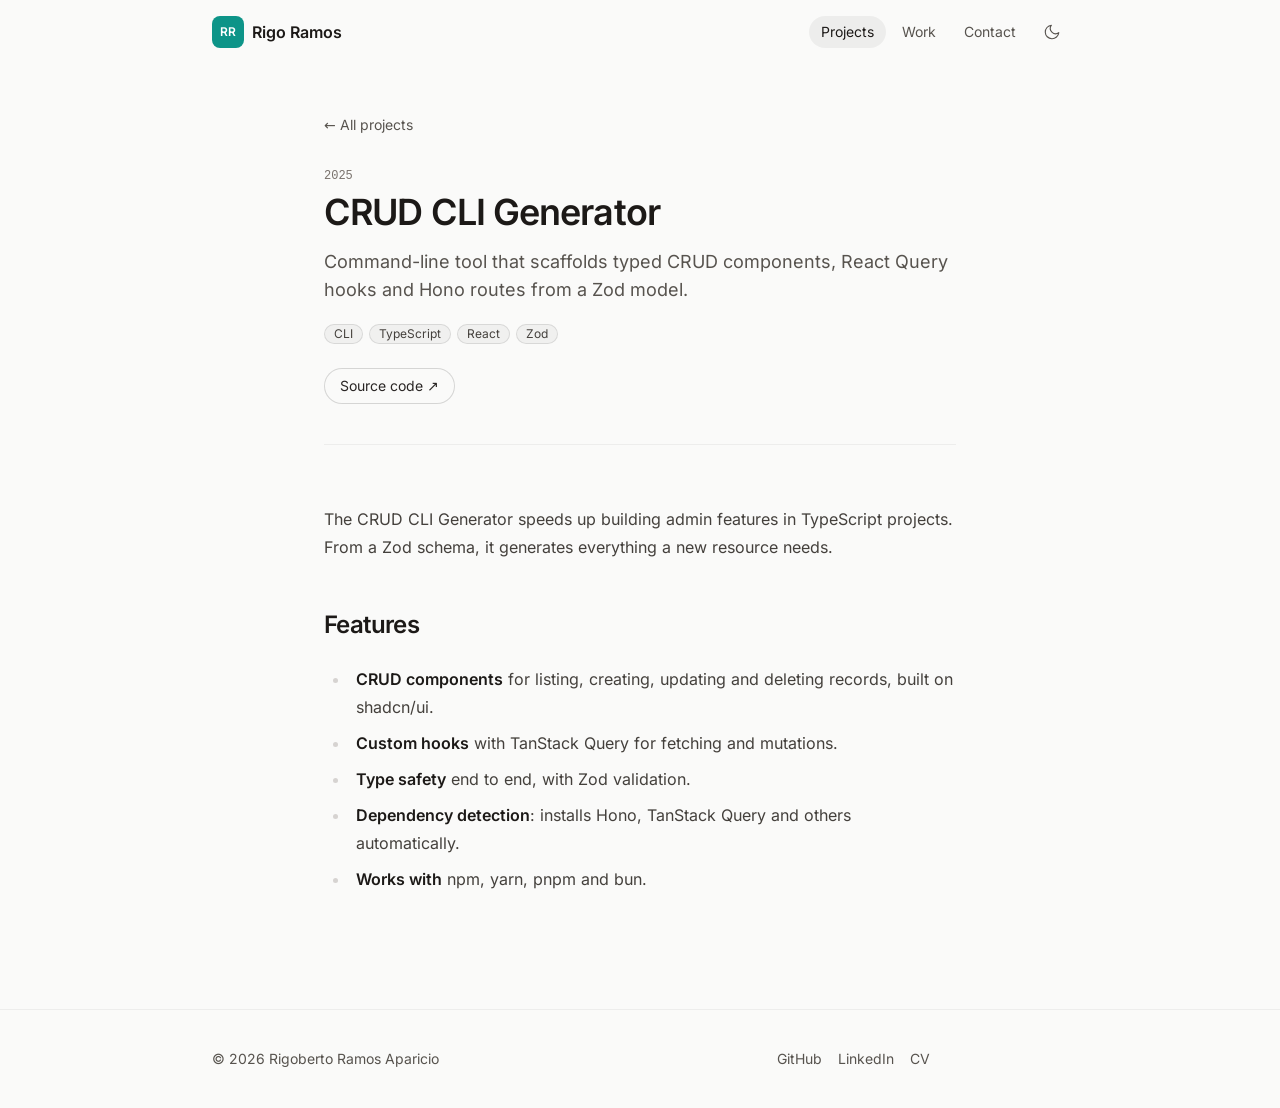
<file: projects/crud-cli/index.html>
<!DOCTYPE html><html lang="en"> <head><!-- Global Metadata --><meta charset="utf-8"><meta name="viewport" content="width=device-width,initial-scale=1"><link rel="icon" type="image/svg+xml" href="/favicon.svg"><meta name="generator" content="Astro v5.1.7"><!-- Font preloads --><link rel="preload" href="/_astro/inter-latin-400-normal.BOOGhInR.woff2" as="font" type="font/woff2" crossorigin><link rel="preload" href="/_astro/inter-latin-600-normal.D273HNI0.woff2" as="font" type="font/woff2" crossorigin><link rel="preload" href="/_astro/lora-latin-400-normal.CvHVDnm4.woff2" as="font" type="font/woff2" crossorigin><link rel="preload" href="/_astro/lora-latin-600-normal.DUWh3m6k.woff2" as="font" type="font/woff2" crossorigin><!-- Canonical URL --><link rel="canonical" href="https://rigo9412.github.io/projects/crud-cli/"><!-- Primary Meta Tags --><title>CRUD CLI Generator | Rigoberto Ramos Aparicio</title><meta name="title" content="CRUD CLI Generator | Rigoberto Ramos Aparicio"><meta name="description" content="Command-line tool that scaffolds typed CRUD components, React Query hooks and Hono routes from a Zod model."><!-- Open Graph / Facebook --><meta property="og:type" content="website"><meta property="og:url" content="https://rigo9412.github.io/projects/crud-cli/"><meta property="og:title" content="CRUD CLI Generator | Rigoberto Ramos Aparicio"><meta property="og:description" content="Command-line tool that scaffolds typed CRUD components, React Query hooks and Hono routes from a Zod model."><meta property="og:image" content="https://rigo9412.github.io/images/contabilizate-extension.jpg"><!-- Twitter --><meta property="twitter:card" content="summary_large_image"><meta property="twitter:url" content="https://rigo9412.github.io/projects/crud-cli/"><meta property="twitter:title" content="CRUD CLI Generator | Rigoberto Ramos Aparicio"><meta property="twitter:description" content="Command-line tool that scaffolds typed CRUD components, React Query hooks and Hono routes from a Zod model."><meta property="twitter:image" content="https://rigo9412.github.io/images/contabilizate-extension.jpg"><meta name="astro-view-transitions-enabled" content="true"><meta name="astro-view-transitions-fallback" content="animate"><script type="module" src="/_astro/ClientRouter.astro_astro_type_script_index_0_lang.rasoniT7.js"></script><script type="module">document.addEventListener("astro:before-swap",e=>[...e.newDocument.head.querySelectorAll('link[as="font"]')].forEach(o=>o.remove()));</script><script>
  function init() {
    preloadTheme();
    onScroll();
    animate();

    const backToTop = document.getElementById("back-to-top");
    backToTop?.addEventListener("click", (event) => scrollToTop(event));

    const backToPrev = document.getElementById("back-to-prev");
    backToPrev?.addEventListener("click", () => window.history.back());

    const themeButton = document.getElementById("theme-button");
    themeButton?.addEventListener("click", () => {
      const dark = !document.documentElement.classList.contains("dark");
      localStorage.setItem("theme", dark ? "dark" : "light");
      toggleTheme(dark);
    });

    window.matchMedia("(prefers-color-scheme: dark)")
      .addEventListener("change", event => {
        if (localStorage.theme !== "light" && localStorage.theme !== "dark") {
          toggleTheme(event.matches);
        }
      }
    );

    document.addEventListener("scroll", onScroll);
  }

  function animate() {
    const animateElements = document.querySelectorAll(".animate");

    animateElements.forEach((element, index) => {
      setTimeout(() => {
        element.classList.add("show");
      }, index * 150);
    });
  }

  function onScroll() {
    if (window.scrollY > 0) {
      document.documentElement.classList.add("scrolled");
    } else {
      document.documentElement.classList.remove("scrolled");
    }
  }

  function scrollToTop(event) {
    event.preventDefault();
    window.scrollTo({
      top: 0,
      behavior: "smooth"
    });
  }

function toggleTheme(dark) {
    const css = document.createElement("style");

    css.appendChild(
      document.createTextNode(
        `* {
             -webkit-transition: none !important;
             -moz-transition: none !important;
             -o-transition: none !important;
             -ms-transition: none !important;
             transition: none !important;
          }
        `,
      )
    );

    document.head.appendChild(css);

    if (dark) {
      document.documentElement.classList.add("dark");
    } else {
      document.documentElement.classList.remove("dark");
    }

  window.getComputedStyle(css).opacity;
    document.head.removeChild(css);
  }

  function preloadTheme() {
    const userTheme = localStorage.theme;

    if (userTheme === "light" || userTheme === "dark") {
      toggleTheme(userTheme === "dark");
    } else {
      toggleTheme(window.matchMedia("(prefers-color-scheme: dark)").matches);
    }
  }

  document.addEventListener("DOMContentLoaded", () => init());
  document.addEventListener("astro:after-swap", () => init());
  preloadTheme();
</script><link rel="stylesheet" href="/_astro/index.BF1lFR_h.css"></head> <body> <header> <div class="mx-auto px-5 max-w-4xl">  <div class="flex items-center justify-between gap-4"> <a href="/" class="flex items-center gap-2 font-semibold text-stone-900 dark:text-white" aria-label="Home"> <span class="grid size-8 place-items-center rounded-lg bg-accent text-xs font-bold text-white dark:text-stone-950">RR</span> <span class="hidden sm:inline">Rigo Ramos</span> </a> <nav class="flex items-center gap-1 text-sm"> <a href="/projects" class="rounded-full px-3 py-1.5 transition-colors hover:text-stone-900 dark:hover:text-white text-stone-900 dark:text-white bg-black/5 dark:bg-white/10"> Projects </a><a href="/work" class="rounded-full px-3 py-1.5 transition-colors hover:text-stone-900 dark:hover:text-white"> Work </a><a href="/#contact" class="rounded-full px-3 py-1.5 transition-colors hover:text-stone-900 dark:hover:text-white"> Contact </a> <button id="theme-button" aria-label="Toggle theme" class="ml-1 grid size-8 place-items-center rounded-full hover:bg-black/5 hover:text-stone-900 dark:hover:bg-white/10 dark:hover:text-white transition-colors"> <svg class="size-[18px] dark:hidden" viewBox="0 0 24 24" fill="none" stroke="currentColor" stroke-width="1.5" stroke-linecap="round" stroke-linejoin="round" aria-hidden="true"> <path d="M21 12.79A9 9 0 1 1 11.21 3 7 7 0 0 0 21 12.79z"></path> </svg> <svg class="size-[18px] hidden dark:block" viewBox="0 0 24 24" fill="none" stroke="currentColor" stroke-width="1.5" stroke-linecap="round" stroke-linejoin="round" aria-hidden="true"> <circle cx="12" cy="12" r="5"></circle> <path d="M12 1v2M12 21v2M4.22 4.22l1.42 1.42M18.36 18.36l1.42 1.42M1 12h2M21 12h2M4.22 19.78l1.42-1.42M18.36 5.64l1.42-1.42"></path> </svg> </button> </nav> </div>  </div> </header> <main>  <div class="mx-auto px-5 max-w-2xl">  <a href="/projects" class="animate inline-flex items-center gap-1 text-sm hover:text-stone-900 dark:hover:text-white transition-colors">
← All projects
</a> <div class="animate mt-8"> <div class="font-mono text-xs text-stone-500">2025</div> <h1 class="mt-2 text-3xl font-semibold tracking-tight text-stone-900 dark:text-white sm:text-4xl">CRUD CLI Generator</h1> <p class="mt-4 text-lg">Command-line tool that scaffolds typed CRUD components, React Query hooks and Hono routes from a Zod model.</p> <ul class="mt-5 flex flex-wrap gap-1.5"> <li class="chip">CLI</li><li class="chip">TypeScript</li><li class="chip">React</li><li class="chip">Zod</li> </ul> <div class="mt-6 flex flex-wrap gap-3">  <a href="https://github.com/rigo9412/cli-crud-react-shacn" target="_blank" rel="noopener" class="btn-ghost">Source code ↗</a> </div> </div> <article class="animate mt-10 border-t border-black/5 pt-10 dark:border-white/10"> <p>The CRUD CLI Generator speeds up building admin features in TypeScript projects. From a Zod schema, it generates everything a new resource needs.</p>
<h2 id="features">Features</h2>
<ul>
<li><strong>CRUD components</strong> for listing, creating, updating and deleting records, built on shadcn/ui.</li>
<li><strong>Custom hooks</strong> with TanStack Query for fetching and mutations.</li>
<li><strong>Type safety</strong> end to end, with Zod validation.</li>
<li><strong>Dependency detection</strong>: installs Hono, TanStack Query and others automatically.</li>
<li><strong>Works with</strong> npm, yarn, pnpm and bun.</li>
</ul> </article>  </div>  </main> <footer> <div class="mx-auto px-5 max-w-4xl">  <div class="flex flex-col-reverse gap-4 sm:flex-row sm:items-center sm:justify-between"> <div>© 2026 Rigoberto Ramos Aparicio</div> <div class="flex flex-wrap items-center gap-4"> <a href="https://github.com/rigo9412" target="_blank" rel="noopener" class="hover:text-stone-900 dark:hover:text-white transition-colors"> GitHub </a><a href="https://www.linkedin.com/in/rigobertoramosaparicio" target="_blank" rel="noopener" class="hover:text-stone-900 dark:hover:text-white transition-colors"> LinkedIn </a><a href="/cv.pdf" target="_blank" rel="noopener" class="hover:text-stone-900 dark:hover:text-white transition-colors"> CV </a> <button id="back-to-top" class="relative group w-fit flex pl-8 pr-3 py-1.5 flex-nowrap rounded-full border border-black/15 dark:border-white/20 hover:bg-black/5 dark:hover:bg-white/5 hover:text-black dark:hover:text-white transition-colors duration-300 ease-in-out"> <svg xmlns="http://www.w3.org/2000/svg" viewBox="0 0 24 24" class="absolute top-1/2 left-2 -translate-y-1/2 size-4 stroke-2 fill-none stroke-current rotate-90"> <line x1="5" y1="12" x2="19" y2="12" class="translate-x-2 group-hover:translate-x-0 scale-x-0 group-hover:scale-x-100 transition-transform duration-300 ease-in-out"></line> <polyline points="12 5 5 12 12 19" class="translate-x-1 group-hover:translate-x-0 transition-transform duration-300 ease-in-out"></polyline> </svg> <div class="text-sm">
Back to top
</div> </button> </div> </div>  </div> </footer> </body></html>
</file>
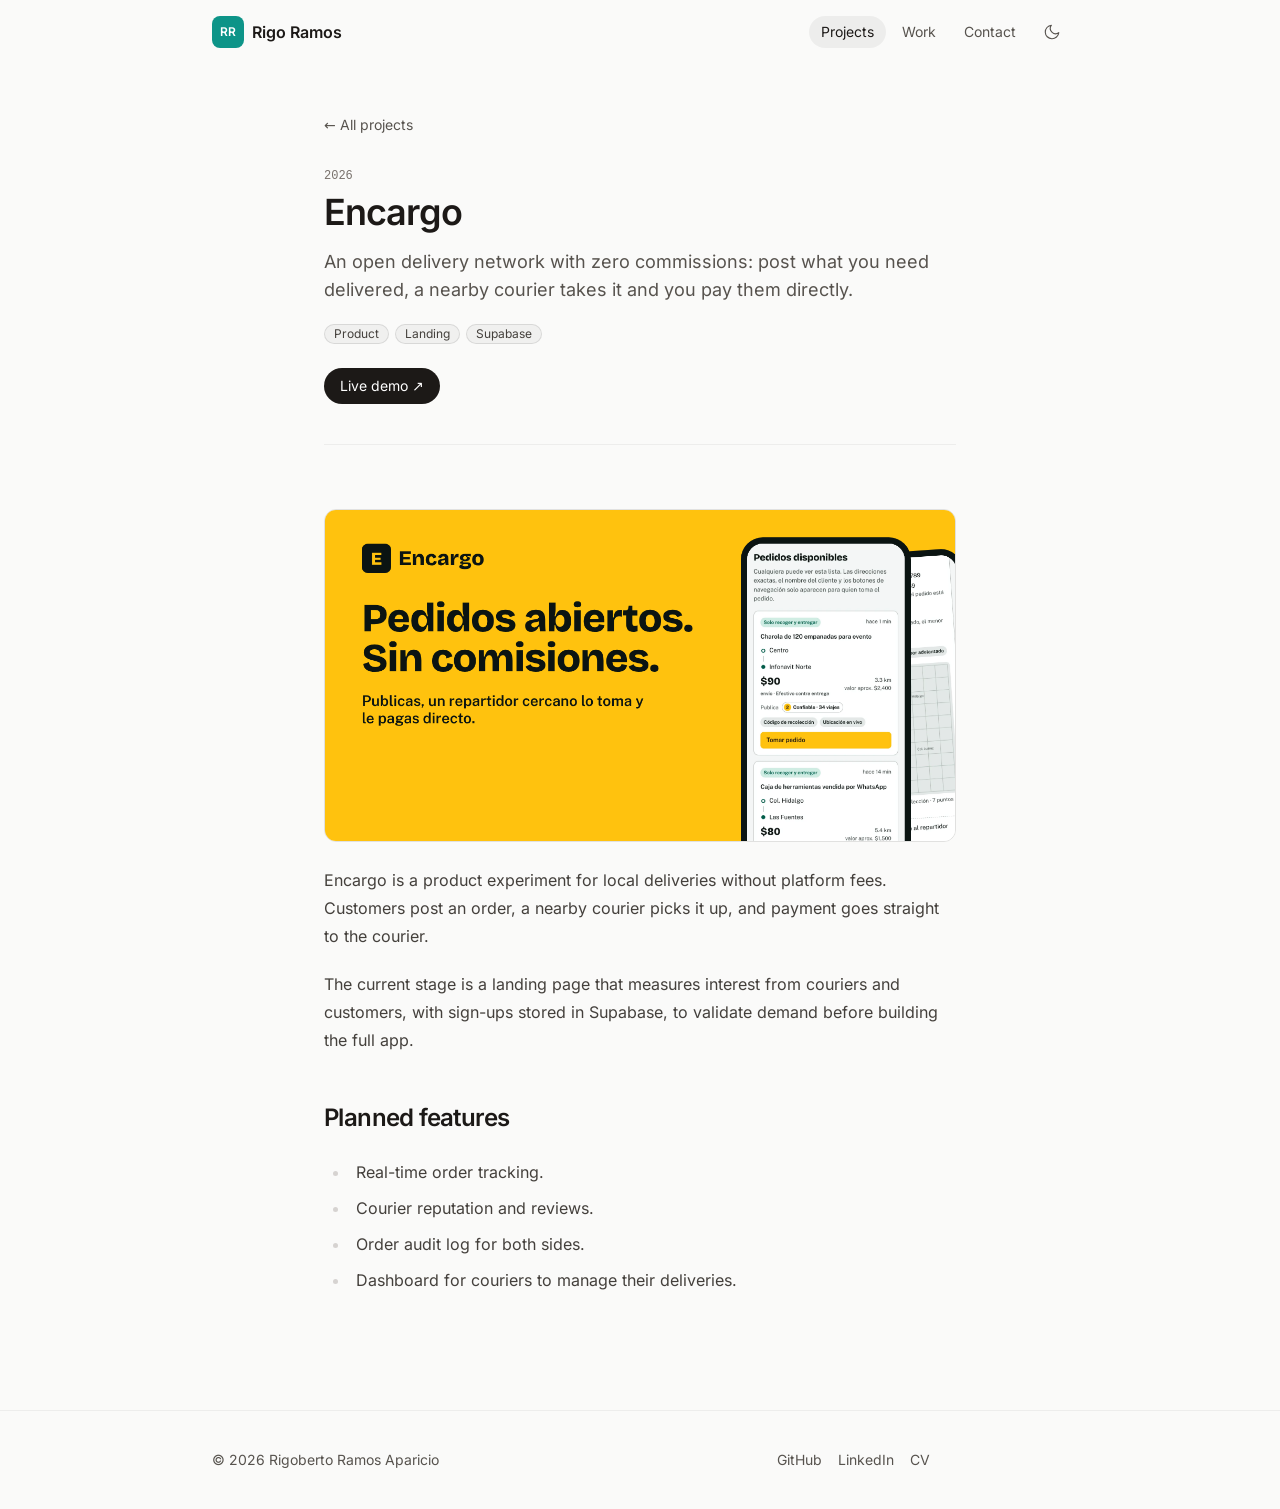
<file: projects/encargo/index.html>
<!DOCTYPE html><html lang="en"> <head><!-- Global Metadata --><meta charset="utf-8"><meta name="viewport" content="width=device-width,initial-scale=1"><link rel="icon" type="image/svg+xml" href="/favicon.svg"><meta name="generator" content="Astro v5.1.7"><!-- Font preloads --><link rel="preload" href="/_astro/inter-latin-400-normal.BOOGhInR.woff2" as="font" type="font/woff2" crossorigin><link rel="preload" href="/_astro/inter-latin-600-normal.D273HNI0.woff2" as="font" type="font/woff2" crossorigin><link rel="preload" href="/_astro/lora-latin-400-normal.CvHVDnm4.woff2" as="font" type="font/woff2" crossorigin><link rel="preload" href="/_astro/lora-latin-600-normal.DUWh3m6k.woff2" as="font" type="font/woff2" crossorigin><!-- Canonical URL --><link rel="canonical" href="https://rigo9412.github.io/projects/encargo/"><!-- Primary Meta Tags --><title>Encargo | Rigoberto Ramos Aparicio</title><meta name="title" content="Encargo | Rigoberto Ramos Aparicio"><meta name="description" content="An open delivery network with zero commissions: post what you need delivered, a nearby courier takes it and you pay them directly."><!-- Open Graph / Facebook --><meta property="og:type" content="website"><meta property="og:url" content="https://rigo9412.github.io/projects/encargo/"><meta property="og:title" content="Encargo | Rigoberto Ramos Aparicio"><meta property="og:description" content="An open delivery network with zero commissions: post what you need delivered, a nearby courier takes it and you pay them directly."><meta property="og:image" content="https://rigo9412.github.io/images/encargo.png"><!-- Twitter --><meta property="twitter:card" content="summary_large_image"><meta property="twitter:url" content="https://rigo9412.github.io/projects/encargo/"><meta property="twitter:title" content="Encargo | Rigoberto Ramos Aparicio"><meta property="twitter:description" content="An open delivery network with zero commissions: post what you need delivered, a nearby courier takes it and you pay them directly."><meta property="twitter:image" content="https://rigo9412.github.io/images/encargo.png"><meta name="astro-view-transitions-enabled" content="true"><meta name="astro-view-transitions-fallback" content="animate"><script type="module" src="/_astro/ClientRouter.astro_astro_type_script_index_0_lang.rasoniT7.js"></script><script type="module">document.addEventListener("astro:before-swap",e=>[...e.newDocument.head.querySelectorAll('link[as="font"]')].forEach(o=>o.remove()));</script><script>
  function init() {
    preloadTheme();
    onScroll();
    animate();

    const backToTop = document.getElementById("back-to-top");
    backToTop?.addEventListener("click", (event) => scrollToTop(event));

    const backToPrev = document.getElementById("back-to-prev");
    backToPrev?.addEventListener("click", () => window.history.back());

    const themeButton = document.getElementById("theme-button");
    themeButton?.addEventListener("click", () => {
      const dark = !document.documentElement.classList.contains("dark");
      localStorage.setItem("theme", dark ? "dark" : "light");
      toggleTheme(dark);
    });

    window.matchMedia("(prefers-color-scheme: dark)")
      .addEventListener("change", event => {
        if (localStorage.theme !== "light" && localStorage.theme !== "dark") {
          toggleTheme(event.matches);
        }
      }
    );

    document.addEventListener("scroll", onScroll);
  }

  function animate() {
    const animateElements = document.querySelectorAll(".animate");

    animateElements.forEach((element, index) => {
      setTimeout(() => {
        element.classList.add("show");
      }, index * 150);
    });
  }

  function onScroll() {
    if (window.scrollY > 0) {
      document.documentElement.classList.add("scrolled");
    } else {
      document.documentElement.classList.remove("scrolled");
    }
  }

  function scrollToTop(event) {
    event.preventDefault();
    window.scrollTo({
      top: 0,
      behavior: "smooth"
    });
  }

function toggleTheme(dark) {
    const css = document.createElement("style");

    css.appendChild(
      document.createTextNode(
        `* {
             -webkit-transition: none !important;
             -moz-transition: none !important;
             -o-transition: none !important;
             -ms-transition: none !important;
             transition: none !important;
          }
        `,
      )
    );

    document.head.appendChild(css);

    if (dark) {
      document.documentElement.classList.add("dark");
    } else {
      document.documentElement.classList.remove("dark");
    }

  window.getComputedStyle(css).opacity;
    document.head.removeChild(css);
  }

  function preloadTheme() {
    const userTheme = localStorage.theme;

    if (userTheme === "light" || userTheme === "dark") {
      toggleTheme(userTheme === "dark");
    } else {
      toggleTheme(window.matchMedia("(prefers-color-scheme: dark)").matches);
    }
  }

  document.addEventListener("DOMContentLoaded", () => init());
  document.addEventListener("astro:after-swap", () => init());
  preloadTheme();
</script><link rel="stylesheet" href="/_astro/index.BF1lFR_h.css"></head> <body> <header> <div class="mx-auto px-5 max-w-4xl">  <div class="flex items-center justify-between gap-4"> <a href="/" class="flex items-center gap-2 font-semibold text-stone-900 dark:text-white" aria-label="Home"> <span class="grid size-8 place-items-center rounded-lg bg-accent text-xs font-bold text-white dark:text-stone-950">RR</span> <span class="hidden sm:inline">Rigo Ramos</span> </a> <nav class="flex items-center gap-1 text-sm"> <a href="/projects" class="rounded-full px-3 py-1.5 transition-colors hover:text-stone-900 dark:hover:text-white text-stone-900 dark:text-white bg-black/5 dark:bg-white/10"> Projects </a><a href="/work" class="rounded-full px-3 py-1.5 transition-colors hover:text-stone-900 dark:hover:text-white"> Work </a><a href="/#contact" class="rounded-full px-3 py-1.5 transition-colors hover:text-stone-900 dark:hover:text-white"> Contact </a> <button id="theme-button" aria-label="Toggle theme" class="ml-1 grid size-8 place-items-center rounded-full hover:bg-black/5 hover:text-stone-900 dark:hover:bg-white/10 dark:hover:text-white transition-colors"> <svg class="size-[18px] dark:hidden" viewBox="0 0 24 24" fill="none" stroke="currentColor" stroke-width="1.5" stroke-linecap="round" stroke-linejoin="round" aria-hidden="true"> <path d="M21 12.79A9 9 0 1 1 11.21 3 7 7 0 0 0 21 12.79z"></path> </svg> <svg class="size-[18px] hidden dark:block" viewBox="0 0 24 24" fill="none" stroke="currentColor" stroke-width="1.5" stroke-linecap="round" stroke-linejoin="round" aria-hidden="true"> <circle cx="12" cy="12" r="5"></circle> <path d="M12 1v2M12 21v2M4.22 4.22l1.42 1.42M18.36 18.36l1.42 1.42M1 12h2M21 12h2M4.22 19.78l1.42-1.42M18.36 5.64l1.42-1.42"></path> </svg> </button> </nav> </div>  </div> </header> <main>  <div class="mx-auto px-5 max-w-2xl">  <a href="/projects" class="animate inline-flex items-center gap-1 text-sm hover:text-stone-900 dark:hover:text-white transition-colors">
← All projects
</a> <div class="animate mt-8"> <div class="font-mono text-xs text-stone-500">2026</div> <h1 class="mt-2 text-3xl font-semibold tracking-tight text-stone-900 dark:text-white sm:text-4xl">Encargo</h1> <p class="mt-4 text-lg">An open delivery network with zero commissions: post what you need delivered, a nearby courier takes it and you pay them directly.</p> <ul class="mt-5 flex flex-wrap gap-1.5"> <li class="chip">Product</li><li class="chip">Landing</li><li class="chip">Supabase</li> </ul> <div class="mt-6 flex flex-wrap gap-3"> <a href="https://rigo9412.github.io/encargo/" target="_blank" rel="noopener" class="btn-primary">Live demo ↗</a>  </div> </div> <article class="animate mt-10 border-t border-black/5 pt-10 dark:border-white/10"> <p><img src="/images/encargo.png" alt="Encargo"></p>
<p>Encargo is a product experiment for local deliveries without platform fees. Customers post an order, a nearby courier picks it up, and payment goes straight to the courier.</p>
<p>The current stage is a landing page that measures interest from couriers and customers, with sign-ups stored in Supabase, to validate demand before building the full app.</p>
<h2 id="planned-features">Planned features</h2>
<ul>
<li>Real-time order tracking.</li>
<li>Courier reputation and reviews.</li>
<li>Order audit log for both sides.</li>
<li>Dashboard for couriers to manage their deliveries.</li>
</ul> </article>  </div>  </main> <footer> <div class="mx-auto px-5 max-w-4xl">  <div class="flex flex-col-reverse gap-4 sm:flex-row sm:items-center sm:justify-between"> <div>© 2026 Rigoberto Ramos Aparicio</div> <div class="flex flex-wrap items-center gap-4"> <a href="https://github.com/rigo9412" target="_blank" rel="noopener" class="hover:text-stone-900 dark:hover:text-white transition-colors"> GitHub </a><a href="https://www.linkedin.com/in/rigobertoramosaparicio" target="_blank" rel="noopener" class="hover:text-stone-900 dark:hover:text-white transition-colors"> LinkedIn </a><a href="/cv.pdf" target="_blank" rel="noopener" class="hover:text-stone-900 dark:hover:text-white transition-colors"> CV </a> <button id="back-to-top" class="relative group w-fit flex pl-8 pr-3 py-1.5 flex-nowrap rounded-full border border-black/15 dark:border-white/20 hover:bg-black/5 dark:hover:bg-white/5 hover:text-black dark:hover:text-white transition-colors duration-300 ease-in-out"> <svg xmlns="http://www.w3.org/2000/svg" viewBox="0 0 24 24" class="absolute top-1/2 left-2 -translate-y-1/2 size-4 stroke-2 fill-none stroke-current rotate-90"> <line x1="5" y1="12" x2="19" y2="12" class="translate-x-2 group-hover:translate-x-0 scale-x-0 group-hover:scale-x-100 transition-transform duration-300 ease-in-out"></line> <polyline points="12 5 5 12 12 19" class="translate-x-1 group-hover:translate-x-0 transition-transform duration-300 ease-in-out"></polyline> </svg> <div class="text-sm">
Back to top
</div> </button> </div> </div>  </div> </footer> </body></html>
</file>
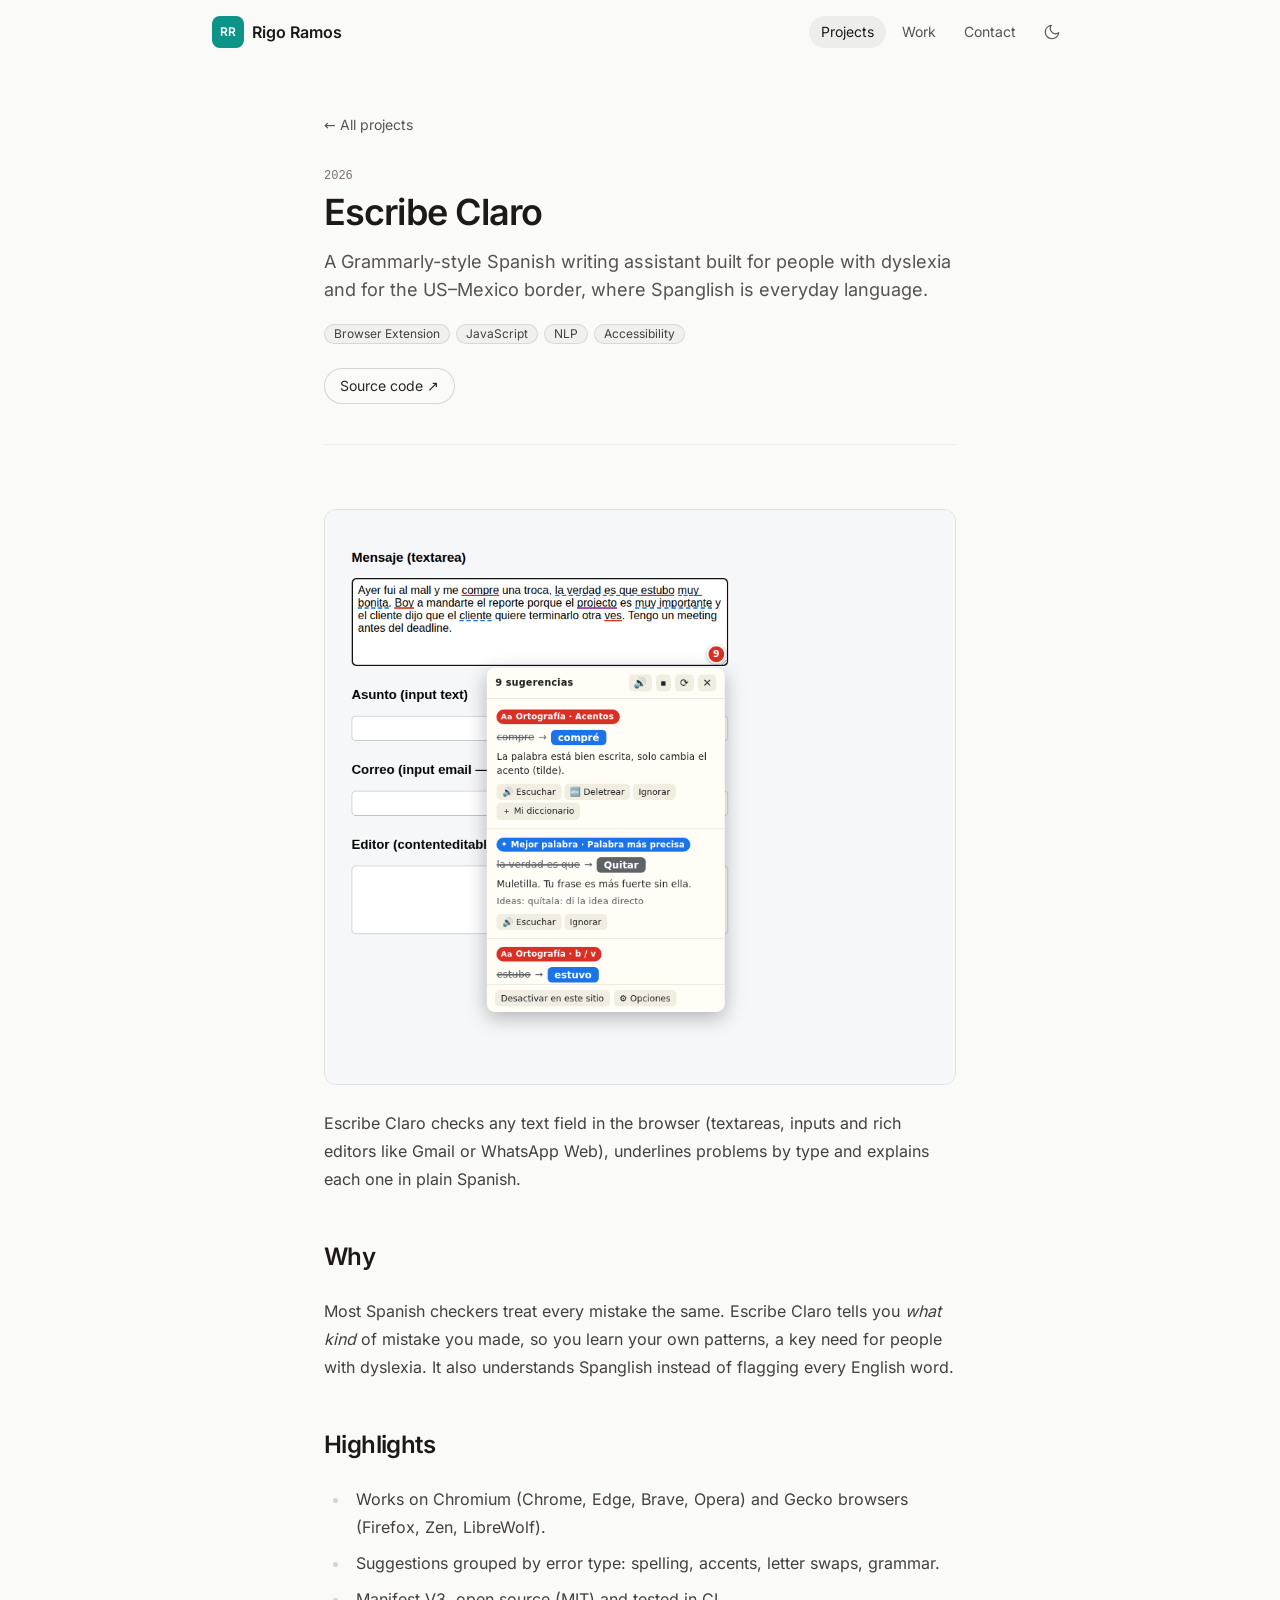
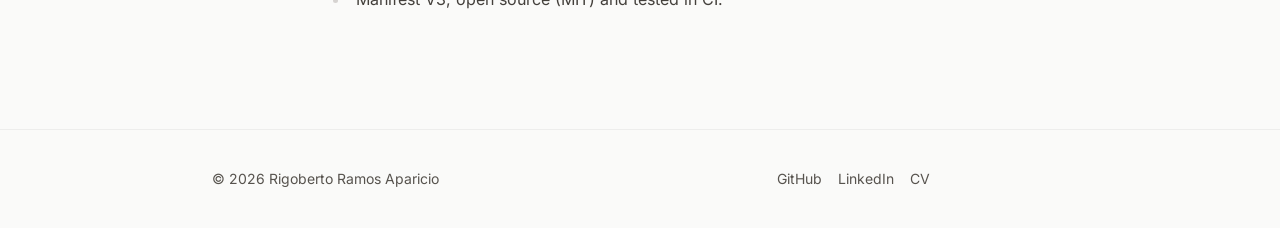
<file: projects/escribe-claro/index.html>
<!DOCTYPE html><html lang="en"> <head><!-- Global Metadata --><meta charset="utf-8"><meta name="viewport" content="width=device-width,initial-scale=1"><link rel="icon" type="image/svg+xml" href="/favicon.svg"><meta name="generator" content="Astro v5.1.7"><!-- Font preloads --><link rel="preload" href="/_astro/inter-latin-400-normal.BOOGhInR.woff2" as="font" type="font/woff2" crossorigin><link rel="preload" href="/_astro/inter-latin-600-normal.D273HNI0.woff2" as="font" type="font/woff2" crossorigin><link rel="preload" href="/_astro/lora-latin-400-normal.CvHVDnm4.woff2" as="font" type="font/woff2" crossorigin><link rel="preload" href="/_astro/lora-latin-600-normal.DUWh3m6k.woff2" as="font" type="font/woff2" crossorigin><!-- Canonical URL --><link rel="canonical" href="https://rigo9412.github.io/projects/escribe-claro/"><!-- Primary Meta Tags --><title>Escribe Claro | Rigoberto Ramos Aparicio</title><meta name="title" content="Escribe Claro | Rigoberto Ramos Aparicio"><meta name="description" content="A Grammarly-style Spanish writing assistant built for people with dyslexia and for the US–Mexico border, where Spanglish is everyday language."><!-- Open Graph / Facebook --><meta property="og:type" content="website"><meta property="og:url" content="https://rigo9412.github.io/projects/escribe-claro/"><meta property="og:title" content="Escribe Claro | Rigoberto Ramos Aparicio"><meta property="og:description" content="A Grammarly-style Spanish writing assistant built for people with dyslexia and for the US–Mexico border, where Spanglish is everyday language."><meta property="og:image" content="https://rigo9412.github.io/images/escribe-claro.png"><!-- Twitter --><meta property="twitter:card" content="summary_large_image"><meta property="twitter:url" content="https://rigo9412.github.io/projects/escribe-claro/"><meta property="twitter:title" content="Escribe Claro | Rigoberto Ramos Aparicio"><meta property="twitter:description" content="A Grammarly-style Spanish writing assistant built for people with dyslexia and for the US–Mexico border, where Spanglish is everyday language."><meta property="twitter:image" content="https://rigo9412.github.io/images/escribe-claro.png"><meta name="astro-view-transitions-enabled" content="true"><meta name="astro-view-transitions-fallback" content="animate"><script type="module" src="/_astro/ClientRouter.astro_astro_type_script_index_0_lang.rasoniT7.js"></script><script type="module">document.addEventListener("astro:before-swap",e=>[...e.newDocument.head.querySelectorAll('link[as="font"]')].forEach(o=>o.remove()));</script><script>
  function init() {
    preloadTheme();
    onScroll();
    animate();

    const backToTop = document.getElementById("back-to-top");
    backToTop?.addEventListener("click", (event) => scrollToTop(event));

    const backToPrev = document.getElementById("back-to-prev");
    backToPrev?.addEventListener("click", () => window.history.back());

    const themeButton = document.getElementById("theme-button");
    themeButton?.addEventListener("click", () => {
      const dark = !document.documentElement.classList.contains("dark");
      localStorage.setItem("theme", dark ? "dark" : "light");
      toggleTheme(dark);
    });

    window.matchMedia("(prefers-color-scheme: dark)")
      .addEventListener("change", event => {
        if (localStorage.theme !== "light" && localStorage.theme !== "dark") {
          toggleTheme(event.matches);
        }
      }
    );

    document.addEventListener("scroll", onScroll);
  }

  function animate() {
    const animateElements = document.querySelectorAll(".animate");

    animateElements.forEach((element, index) => {
      setTimeout(() => {
        element.classList.add("show");
      }, index * 150);
    });
  }

  function onScroll() {
    if (window.scrollY > 0) {
      document.documentElement.classList.add("scrolled");
    } else {
      document.documentElement.classList.remove("scrolled");
    }
  }

  function scrollToTop(event) {
    event.preventDefault();
    window.scrollTo({
      top: 0,
      behavior: "smooth"
    });
  }

function toggleTheme(dark) {
    const css = document.createElement("style");

    css.appendChild(
      document.createTextNode(
        `* {
             -webkit-transition: none !important;
             -moz-transition: none !important;
             -o-transition: none !important;
             -ms-transition: none !important;
             transition: none !important;
          }
        `,
      )
    );

    document.head.appendChild(css);

    if (dark) {
      document.documentElement.classList.add("dark");
    } else {
      document.documentElement.classList.remove("dark");
    }

  window.getComputedStyle(css).opacity;
    document.head.removeChild(css);
  }

  function preloadTheme() {
    const userTheme = localStorage.theme;

    if (userTheme === "light" || userTheme === "dark") {
      toggleTheme(userTheme === "dark");
    } else {
      toggleTheme(window.matchMedia("(prefers-color-scheme: dark)").matches);
    }
  }

  document.addEventListener("DOMContentLoaded", () => init());
  document.addEventListener("astro:after-swap", () => init());
  preloadTheme();
</script><link rel="stylesheet" href="/_astro/index.BF1lFR_h.css"></head> <body> <header> <div class="mx-auto px-5 max-w-4xl">  <div class="flex items-center justify-between gap-4"> <a href="/" class="flex items-center gap-2 font-semibold text-stone-900 dark:text-white" aria-label="Home"> <span class="grid size-8 place-items-center rounded-lg bg-accent text-xs font-bold text-white dark:text-stone-950">RR</span> <span class="hidden sm:inline">Rigo Ramos</span> </a> <nav class="flex items-center gap-1 text-sm"> <a href="/projects" class="rounded-full px-3 py-1.5 transition-colors hover:text-stone-900 dark:hover:text-white text-stone-900 dark:text-white bg-black/5 dark:bg-white/10"> Projects </a><a href="/work" class="rounded-full px-3 py-1.5 transition-colors hover:text-stone-900 dark:hover:text-white"> Work </a><a href="/#contact" class="rounded-full px-3 py-1.5 transition-colors hover:text-stone-900 dark:hover:text-white"> Contact </a> <button id="theme-button" aria-label="Toggle theme" class="ml-1 grid size-8 place-items-center rounded-full hover:bg-black/5 hover:text-stone-900 dark:hover:bg-white/10 dark:hover:text-white transition-colors"> <svg class="size-[18px] dark:hidden" viewBox="0 0 24 24" fill="none" stroke="currentColor" stroke-width="1.5" stroke-linecap="round" stroke-linejoin="round" aria-hidden="true"> <path d="M21 12.79A9 9 0 1 1 11.21 3 7 7 0 0 0 21 12.79z"></path> </svg> <svg class="size-[18px] hidden dark:block" viewBox="0 0 24 24" fill="none" stroke="currentColor" stroke-width="1.5" stroke-linecap="round" stroke-linejoin="round" aria-hidden="true"> <circle cx="12" cy="12" r="5"></circle> <path d="M12 1v2M12 21v2M4.22 4.22l1.42 1.42M18.36 18.36l1.42 1.42M1 12h2M21 12h2M4.22 19.78l1.42-1.42M18.36 5.64l1.42-1.42"></path> </svg> </button> </nav> </div>  </div> </header> <main>  <div class="mx-auto px-5 max-w-2xl">  <a href="/projects" class="animate inline-flex items-center gap-1 text-sm hover:text-stone-900 dark:hover:text-white transition-colors">
← All projects
</a> <div class="animate mt-8"> <div class="font-mono text-xs text-stone-500">2026</div> <h1 class="mt-2 text-3xl font-semibold tracking-tight text-stone-900 dark:text-white sm:text-4xl">Escribe Claro</h1> <p class="mt-4 text-lg">A Grammarly-style Spanish writing assistant built for people with dyslexia and for the US–Mexico border, where Spanglish is everyday language.</p> <ul class="mt-5 flex flex-wrap gap-1.5"> <li class="chip">Browser Extension</li><li class="chip">JavaScript</li><li class="chip">NLP</li><li class="chip">Accessibility</li> </ul> <div class="mt-6 flex flex-wrap gap-3">  <a href="https://github.com/rigo9412/escribe-claro" target="_blank" rel="noopener" class="btn-ghost">Source code ↗</a> </div> </div> <article class="animate mt-10 border-t border-black/5 pt-10 dark:border-white/10"> <p><img src="/images/escribe-claro.png" alt="Escribe Claro suggestion panel"></p>
<p>Escribe Claro checks any text field in the browser (textareas, inputs and rich editors like Gmail or WhatsApp Web), underlines problems by type and explains each one in plain Spanish.</p>
<h2 id="why">Why</h2>
<p>Most Spanish checkers treat every mistake the same. Escribe Claro tells you <em>what kind</em> of mistake you made, so you learn your own patterns, a key need for people with dyslexia. It also understands Spanglish instead of flagging every English word.</p>
<h2 id="highlights">Highlights</h2>
<ul>
<li>Works on Chromium (Chrome, Edge, Brave, Opera) and Gecko browsers (Firefox, Zen, LibreWolf).</li>
<li>Suggestions grouped by error type: spelling, accents, letter swaps, grammar.</li>
<li>Manifest V3, open source (MIT) and tested in CI.</li>
</ul> </article>  </div>  </main> <footer> <div class="mx-auto px-5 max-w-4xl">  <div class="flex flex-col-reverse gap-4 sm:flex-row sm:items-center sm:justify-between"> <div>© 2026 Rigoberto Ramos Aparicio</div> <div class="flex flex-wrap items-center gap-4"> <a href="https://github.com/rigo9412" target="_blank" rel="noopener" class="hover:text-stone-900 dark:hover:text-white transition-colors"> GitHub </a><a href="https://www.linkedin.com/in/rigobertoramosaparicio" target="_blank" rel="noopener" class="hover:text-stone-900 dark:hover:text-white transition-colors"> LinkedIn </a><a href="/cv.pdf" target="_blank" rel="noopener" class="hover:text-stone-900 dark:hover:text-white transition-colors"> CV </a> <button id="back-to-top" class="relative group w-fit flex pl-8 pr-3 py-1.5 flex-nowrap rounded-full border border-black/15 dark:border-white/20 hover:bg-black/5 dark:hover:bg-white/5 hover:text-black dark:hover:text-white transition-colors duration-300 ease-in-out"> <svg xmlns="http://www.w3.org/2000/svg" viewBox="0 0 24 24" class="absolute top-1/2 left-2 -translate-y-1/2 size-4 stroke-2 fill-none stroke-current rotate-90"> <line x1="5" y1="12" x2="19" y2="12" class="translate-x-2 group-hover:translate-x-0 scale-x-0 group-hover:scale-x-100 transition-transform duration-300 ease-in-out"></line> <polyline points="12 5 5 12 12 19" class="translate-x-1 group-hover:translate-x-0 transition-transform duration-300 ease-in-out"></polyline> </svg> <div class="text-sm">
Back to top
</div> </button> </div> </div>  </div> </footer> </body></html>
</file>
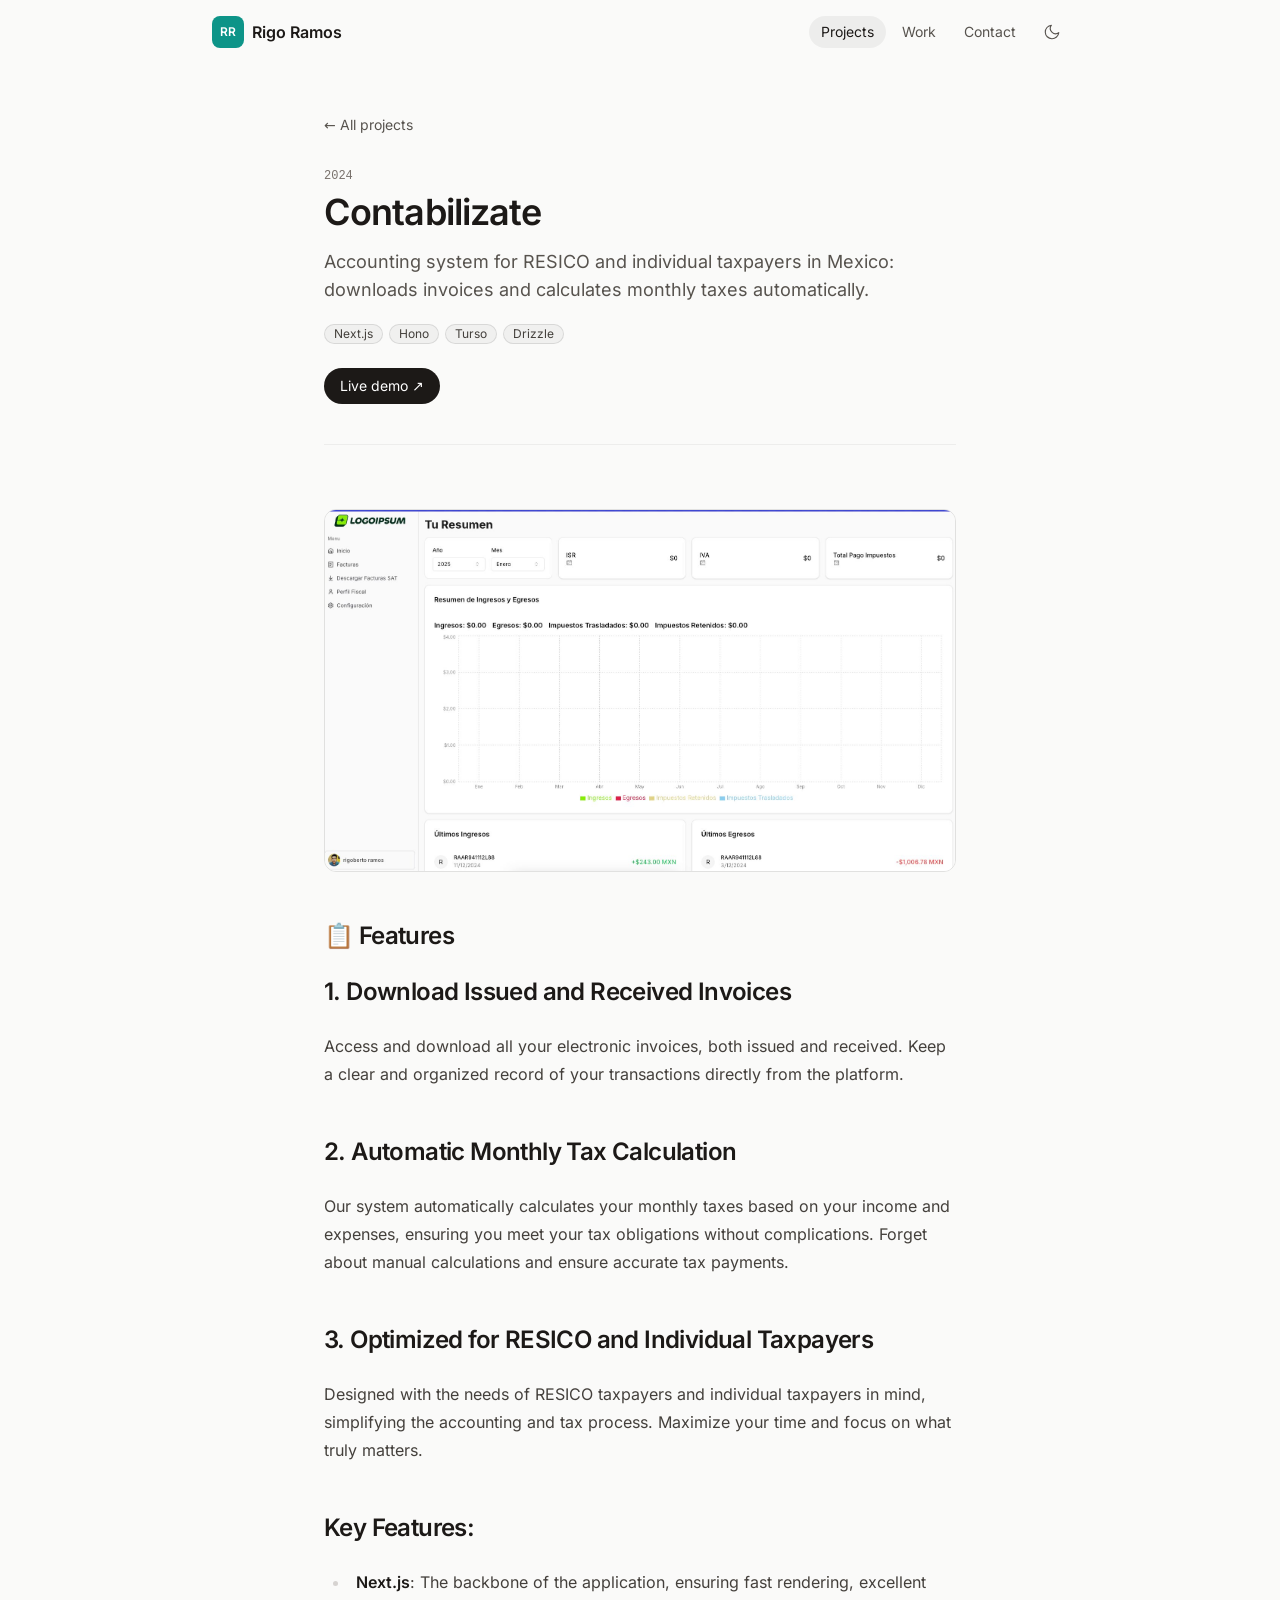
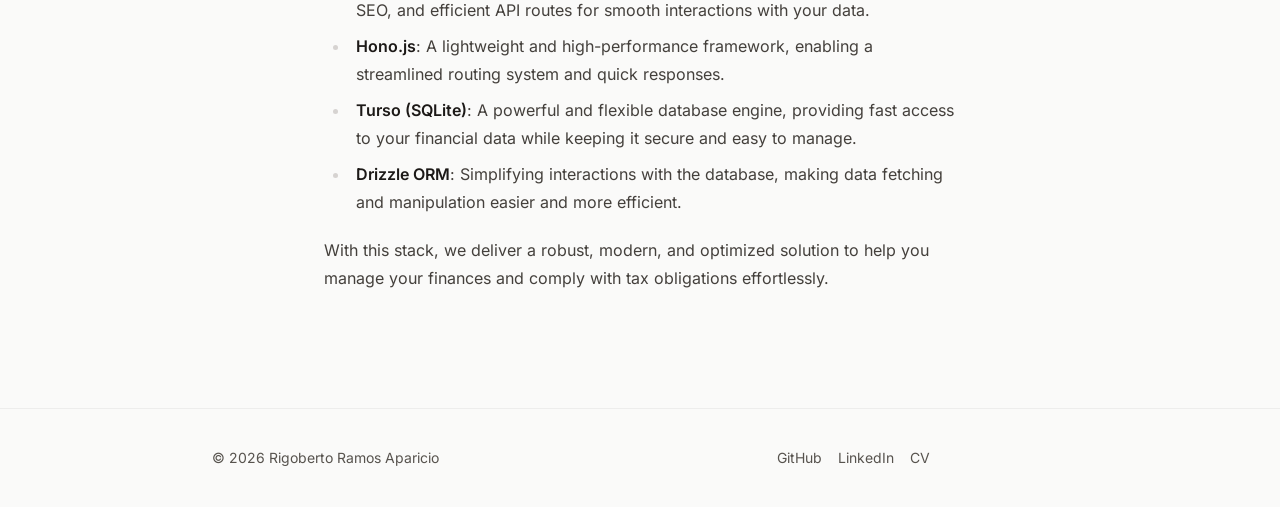
<file: projects/project-1/index.html>
<!DOCTYPE html><html lang="en"> <head><!-- Global Metadata --><meta charset="utf-8"><meta name="viewport" content="width=device-width,initial-scale=1"><link rel="icon" type="image/svg+xml" href="/favicon.svg"><meta name="generator" content="Astro v5.1.7"><!-- Font preloads --><link rel="preload" href="/_astro/inter-latin-400-normal.BOOGhInR.woff2" as="font" type="font/woff2" crossorigin><link rel="preload" href="/_astro/inter-latin-600-normal.D273HNI0.woff2" as="font" type="font/woff2" crossorigin><link rel="preload" href="/_astro/lora-latin-400-normal.CvHVDnm4.woff2" as="font" type="font/woff2" crossorigin><link rel="preload" href="/_astro/lora-latin-600-normal.DUWh3m6k.woff2" as="font" type="font/woff2" crossorigin><!-- Canonical URL --><link rel="canonical" href="https://rigo9412.github.io/projects/project-1/"><!-- Primary Meta Tags --><title>Contabilizate | Rigoberto Ramos Aparicio</title><meta name="title" content="Contabilizate | Rigoberto Ramos Aparicio"><meta name="description" content="Accounting system for RESICO and individual taxpayers in Mexico: downloads invoices and calculates monthly taxes automatically."><!-- Open Graph / Facebook --><meta property="og:type" content="website"><meta property="og:url" content="https://rigo9412.github.io/projects/project-1/"><meta property="og:title" content="Contabilizate | Rigoberto Ramos Aparicio"><meta property="og:description" content="Accounting system for RESICO and individual taxpayers in Mexico: downloads invoices and calculates monthly taxes automatically."><meta property="og:image" content="https://rigo9412.github.io/images/contabilizate.jpeg"><!-- Twitter --><meta property="twitter:card" content="summary_large_image"><meta property="twitter:url" content="https://rigo9412.github.io/projects/project-1/"><meta property="twitter:title" content="Contabilizate | Rigoberto Ramos Aparicio"><meta property="twitter:description" content="Accounting system for RESICO and individual taxpayers in Mexico: downloads invoices and calculates monthly taxes automatically."><meta property="twitter:image" content="https://rigo9412.github.io/images/contabilizate.jpeg"><meta name="astro-view-transitions-enabled" content="true"><meta name="astro-view-transitions-fallback" content="animate"><script type="module" src="/_astro/ClientRouter.astro_astro_type_script_index_0_lang.rasoniT7.js"></script><script type="module">document.addEventListener("astro:before-swap",e=>[...e.newDocument.head.querySelectorAll('link[as="font"]')].forEach(o=>o.remove()));</script><script>
  function init() {
    preloadTheme();
    onScroll();
    animate();

    const backToTop = document.getElementById("back-to-top");
    backToTop?.addEventListener("click", (event) => scrollToTop(event));

    const backToPrev = document.getElementById("back-to-prev");
    backToPrev?.addEventListener("click", () => window.history.back());

    const themeButton = document.getElementById("theme-button");
    themeButton?.addEventListener("click", () => {
      const dark = !document.documentElement.classList.contains("dark");
      localStorage.setItem("theme", dark ? "dark" : "light");
      toggleTheme(dark);
    });

    window.matchMedia("(prefers-color-scheme: dark)")
      .addEventListener("change", event => {
        if (localStorage.theme !== "light" && localStorage.theme !== "dark") {
          toggleTheme(event.matches);
        }
      }
    );

    document.addEventListener("scroll", onScroll);
  }

  function animate() {
    const animateElements = document.querySelectorAll(".animate");

    animateElements.forEach((element, index) => {
      setTimeout(() => {
        element.classList.add("show");
      }, index * 150);
    });
  }

  function onScroll() {
    if (window.scrollY > 0) {
      document.documentElement.classList.add("scrolled");
    } else {
      document.documentElement.classList.remove("scrolled");
    }
  }

  function scrollToTop(event) {
    event.preventDefault();
    window.scrollTo({
      top: 0,
      behavior: "smooth"
    });
  }

function toggleTheme(dark) {
    const css = document.createElement("style");

    css.appendChild(
      document.createTextNode(
        `* {
             -webkit-transition: none !important;
             -moz-transition: none !important;
             -o-transition: none !important;
             -ms-transition: none !important;
             transition: none !important;
          }
        `,
      )
    );

    document.head.appendChild(css);

    if (dark) {
      document.documentElement.classList.add("dark");
    } else {
      document.documentElement.classList.remove("dark");
    }

  window.getComputedStyle(css).opacity;
    document.head.removeChild(css);
  }

  function preloadTheme() {
    const userTheme = localStorage.theme;

    if (userTheme === "light" || userTheme === "dark") {
      toggleTheme(userTheme === "dark");
    } else {
      toggleTheme(window.matchMedia("(prefers-color-scheme: dark)").matches);
    }
  }

  document.addEventListener("DOMContentLoaded", () => init());
  document.addEventListener("astro:after-swap", () => init());
  preloadTheme();
</script><link rel="stylesheet" href="/_astro/index.BF1lFR_h.css"></head> <body> <header> <div class="mx-auto px-5 max-w-4xl">  <div class="flex items-center justify-between gap-4"> <a href="/" class="flex items-center gap-2 font-semibold text-stone-900 dark:text-white" aria-label="Home"> <span class="grid size-8 place-items-center rounded-lg bg-accent text-xs font-bold text-white dark:text-stone-950">RR</span> <span class="hidden sm:inline">Rigo Ramos</span> </a> <nav class="flex items-center gap-1 text-sm"> <a href="/projects" class="rounded-full px-3 py-1.5 transition-colors hover:text-stone-900 dark:hover:text-white text-stone-900 dark:text-white bg-black/5 dark:bg-white/10"> Projects </a><a href="/work" class="rounded-full px-3 py-1.5 transition-colors hover:text-stone-900 dark:hover:text-white"> Work </a><a href="/#contact" class="rounded-full px-3 py-1.5 transition-colors hover:text-stone-900 dark:hover:text-white"> Contact </a> <button id="theme-button" aria-label="Toggle theme" class="ml-1 grid size-8 place-items-center rounded-full hover:bg-black/5 hover:text-stone-900 dark:hover:bg-white/10 dark:hover:text-white transition-colors"> <svg class="size-[18px] dark:hidden" viewBox="0 0 24 24" fill="none" stroke="currentColor" stroke-width="1.5" stroke-linecap="round" stroke-linejoin="round" aria-hidden="true"> <path d="M21 12.79A9 9 0 1 1 11.21 3 7 7 0 0 0 21 12.79z"></path> </svg> <svg class="size-[18px] hidden dark:block" viewBox="0 0 24 24" fill="none" stroke="currentColor" stroke-width="1.5" stroke-linecap="round" stroke-linejoin="round" aria-hidden="true"> <circle cx="12" cy="12" r="5"></circle> <path d="M12 1v2M12 21v2M4.22 4.22l1.42 1.42M18.36 18.36l1.42 1.42M1 12h2M21 12h2M4.22 19.78l1.42-1.42M18.36 5.64l1.42-1.42"></path> </svg> </button> </nav> </div>  </div> </header> <main>  <div class="mx-auto px-5 max-w-2xl">  <a href="/projects" class="animate inline-flex items-center gap-1 text-sm hover:text-stone-900 dark:hover:text-white transition-colors">
← All projects
</a> <div class="animate mt-8"> <div class="font-mono text-xs text-stone-500">2024</div> <h1 class="mt-2 text-3xl font-semibold tracking-tight text-stone-900 dark:text-white sm:text-4xl">Contabilizate</h1> <p class="mt-4 text-lg">Accounting system for RESICO and individual taxpayers in Mexico: downloads invoices and calculates monthly taxes automatically.</p> <ul class="mt-5 flex flex-wrap gap-1.5"> <li class="chip">Next.js</li><li class="chip">Hono</li><li class="chip">Turso</li><li class="chip">Drizzle</li> </ul> <div class="mt-6 flex flex-wrap gap-3"> <a href="https://contabilizate.vercel.app" target="_blank" rel="noopener" class="btn-primary">Live demo ↗</a>  </div> </div> <article class="animate mt-10 border-t border-black/5 pt-10 dark:border-white/10"> <p><img src="/images/contabilizate.jpeg" alt="Contabilizate dashboard"></p>
<h2 id="-features">📋 Features</h2>
<h2 id="1-download-issued-and-received-invoices">1. <strong>Download Issued and Received Invoices</strong></h2>
<p>Access and download all your electronic invoices, both issued and received. Keep a clear and organized record of your transactions directly from the platform.</p>
<h2 id="2-automatic-monthly-tax-calculation">2. <strong>Automatic Monthly Tax Calculation</strong></h2>
<p>Our system automatically calculates your monthly taxes based on your income and expenses, ensuring you meet your tax obligations without complications. Forget about manual calculations and ensure accurate tax payments.</p>
<h2 id="3-optimized-for-resico-and-individual-taxpayers">3. <strong>Optimized for RESICO and Individual Taxpayers</strong></h2>
<p>Designed with the needs of RESICO taxpayers and individual taxpayers in mind, simplifying the accounting and tax process. Maximize your time and focus on what truly matters.</p>
<h2 id="key-features">Key Features:</h2>
<ul>
<li><strong>Next.js</strong>: The backbone of the application, ensuring fast rendering, excellent SEO, and efficient API routes for smooth interactions with your data.</li>
<li><strong>Hono.js</strong>: A lightweight and high-performance framework, enabling a streamlined routing system and quick responses.</li>
<li><strong>Turso (SQLite)</strong>: A powerful and flexible database engine, providing fast access to your financial data while keeping it secure and easy to manage.</li>
<li><strong>Drizzle ORM</strong>: Simplifying interactions with the database, making data fetching and manipulation easier and more efficient.</li>
</ul>
<p>With this stack, we deliver a robust, modern, and optimized solution to help you manage your finances and comply with tax obligations effortlessly.</p> </article>  </div>  </main> <footer> <div class="mx-auto px-5 max-w-4xl">  <div class="flex flex-col-reverse gap-4 sm:flex-row sm:items-center sm:justify-between"> <div>© 2026 Rigoberto Ramos Aparicio</div> <div class="flex flex-wrap items-center gap-4"> <a href="https://github.com/rigo9412" target="_blank" rel="noopener" class="hover:text-stone-900 dark:hover:text-white transition-colors"> GitHub </a><a href="https://www.linkedin.com/in/rigobertoramosaparicio" target="_blank" rel="noopener" class="hover:text-stone-900 dark:hover:text-white transition-colors"> LinkedIn </a><a href="/cv.pdf" target="_blank" rel="noopener" class="hover:text-stone-900 dark:hover:text-white transition-colors"> CV </a> <button id="back-to-top" class="relative group w-fit flex pl-8 pr-3 py-1.5 flex-nowrap rounded-full border border-black/15 dark:border-white/20 hover:bg-black/5 dark:hover:bg-white/5 hover:text-black dark:hover:text-white transition-colors duration-300 ease-in-out"> <svg xmlns="http://www.w3.org/2000/svg" viewBox="0 0 24 24" class="absolute top-1/2 left-2 -translate-y-1/2 size-4 stroke-2 fill-none stroke-current rotate-90"> <line x1="5" y1="12" x2="19" y2="12" class="translate-x-2 group-hover:translate-x-0 scale-x-0 group-hover:scale-x-100 transition-transform duration-300 ease-in-out"></line> <polyline points="12 5 5 12 12 19" class="translate-x-1 group-hover:translate-x-0 transition-transform duration-300 ease-in-out"></polyline> </svg> <div class="text-sm">
Back to top
</div> </button> </div> </div>  </div> </footer> </body></html>
</file>
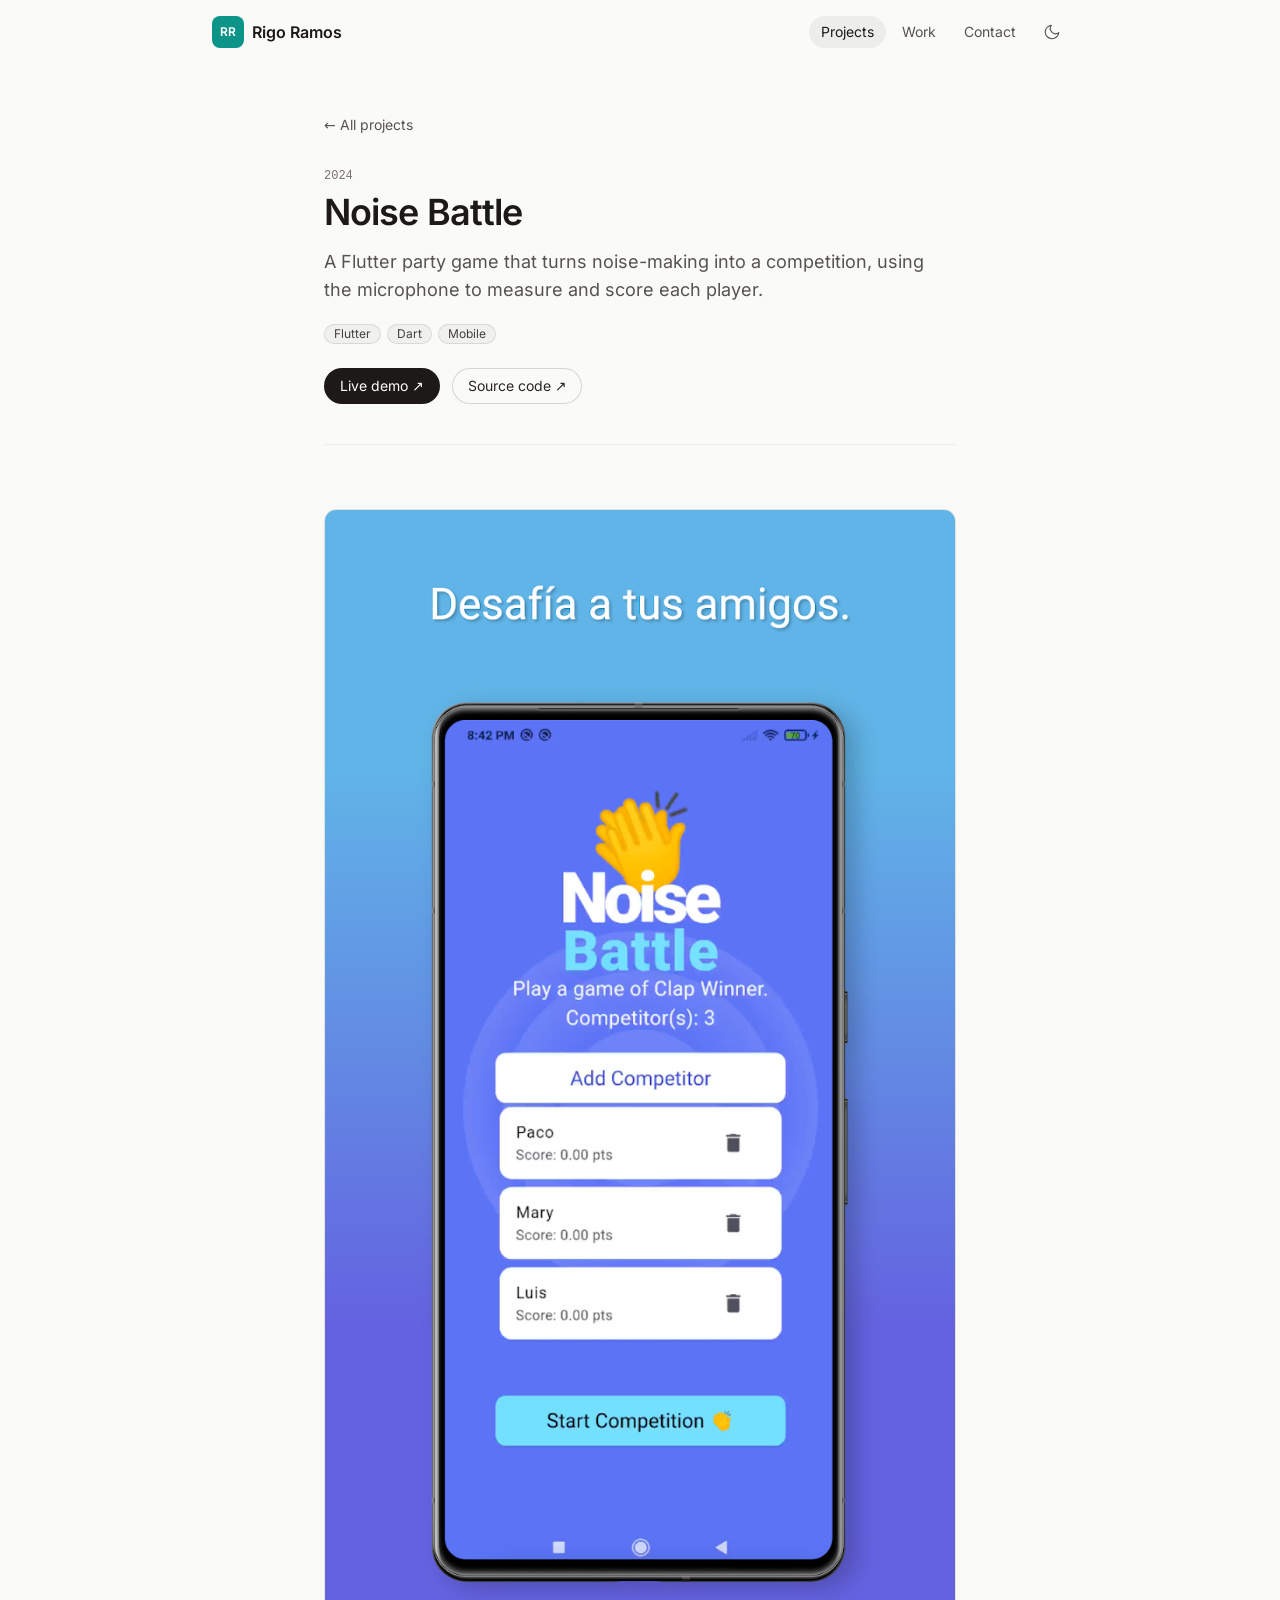
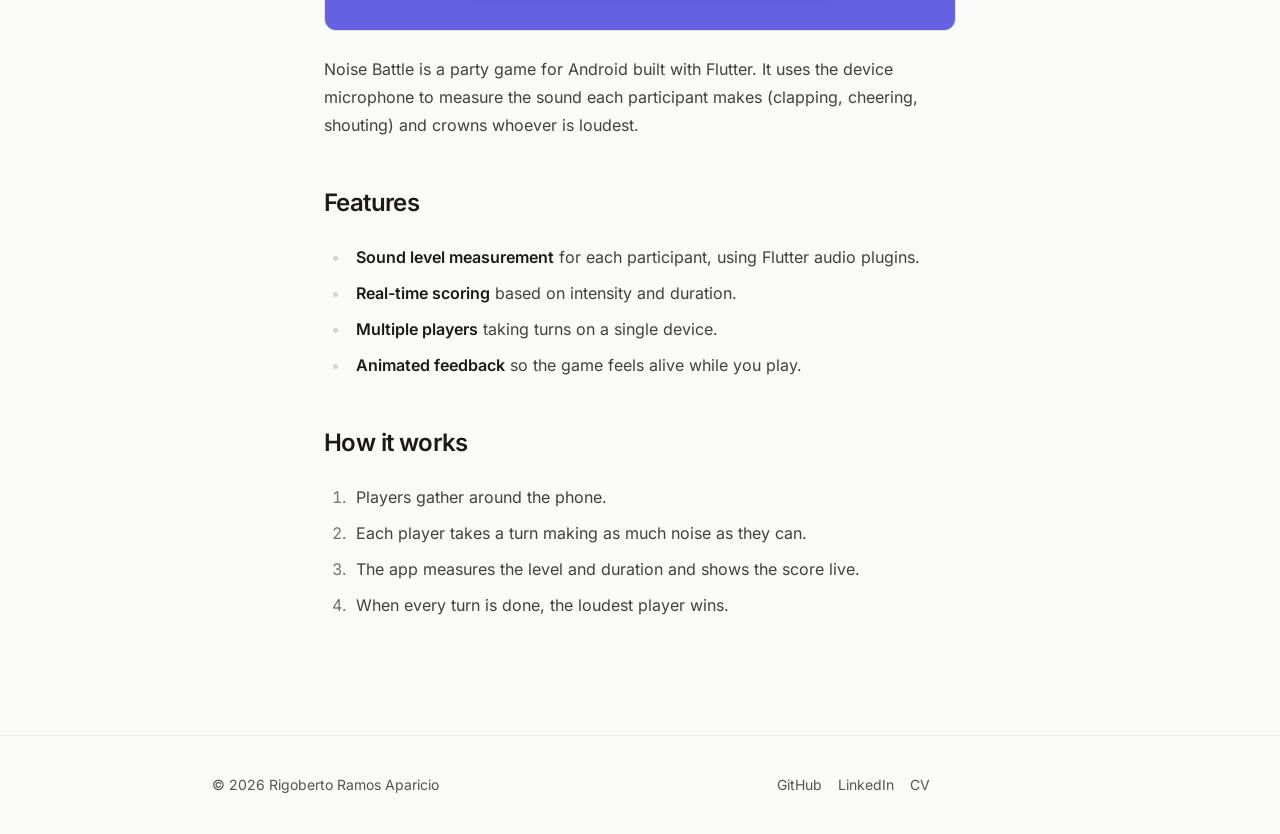
<file: projects/project-2/index.html>
<!DOCTYPE html><html lang="en"> <head><!-- Global Metadata --><meta charset="utf-8"><meta name="viewport" content="width=device-width,initial-scale=1"><link rel="icon" type="image/svg+xml" href="/favicon.svg"><meta name="generator" content="Astro v5.1.7"><!-- Font preloads --><link rel="preload" href="/_astro/inter-latin-400-normal.BOOGhInR.woff2" as="font" type="font/woff2" crossorigin><link rel="preload" href="/_astro/inter-latin-600-normal.D273HNI0.woff2" as="font" type="font/woff2" crossorigin><link rel="preload" href="/_astro/lora-latin-400-normal.CvHVDnm4.woff2" as="font" type="font/woff2" crossorigin><link rel="preload" href="/_astro/lora-latin-600-normal.DUWh3m6k.woff2" as="font" type="font/woff2" crossorigin><!-- Canonical URL --><link rel="canonical" href="https://rigo9412.github.io/projects/project-2/"><!-- Primary Meta Tags --><title>Noise Battle | Rigoberto Ramos Aparicio</title><meta name="title" content="Noise Battle | Rigoberto Ramos Aparicio"><meta name="description" content="A Flutter party game that turns noise-making into a competition, using the microphone to measure and score each player."><!-- Open Graph / Facebook --><meta property="og:type" content="website"><meta property="og:url" content="https://rigo9412.github.io/projects/project-2/"><meta property="og:title" content="Noise Battle | Rigoberto Ramos Aparicio"><meta property="og:description" content="A Flutter party game that turns noise-making into a competition, using the microphone to measure and score each player."><meta property="og:image" content="https://rigo9412.github.io/images/noise_app.webp"><!-- Twitter --><meta property="twitter:card" content="summary_large_image"><meta property="twitter:url" content="https://rigo9412.github.io/projects/project-2/"><meta property="twitter:title" content="Noise Battle | Rigoberto Ramos Aparicio"><meta property="twitter:description" content="A Flutter party game that turns noise-making into a competition, using the microphone to measure and score each player."><meta property="twitter:image" content="https://rigo9412.github.io/images/noise_app.webp"><meta name="astro-view-transitions-enabled" content="true"><meta name="astro-view-transitions-fallback" content="animate"><script type="module" src="/_astro/ClientRouter.astro_astro_type_script_index_0_lang.rasoniT7.js"></script><script type="module">document.addEventListener("astro:before-swap",e=>[...e.newDocument.head.querySelectorAll('link[as="font"]')].forEach(o=>o.remove()));</script><script>
  function init() {
    preloadTheme();
    onScroll();
    animate();

    const backToTop = document.getElementById("back-to-top");
    backToTop?.addEventListener("click", (event) => scrollToTop(event));

    const backToPrev = document.getElementById("back-to-prev");
    backToPrev?.addEventListener("click", () => window.history.back());

    const themeButton = document.getElementById("theme-button");
    themeButton?.addEventListener("click", () => {
      const dark = !document.documentElement.classList.contains("dark");
      localStorage.setItem("theme", dark ? "dark" : "light");
      toggleTheme(dark);
    });

    window.matchMedia("(prefers-color-scheme: dark)")
      .addEventListener("change", event => {
        if (localStorage.theme !== "light" && localStorage.theme !== "dark") {
          toggleTheme(event.matches);
        }
      }
    );

    document.addEventListener("scroll", onScroll);
  }

  function animate() {
    const animateElements = document.querySelectorAll(".animate");

    animateElements.forEach((element, index) => {
      setTimeout(() => {
        element.classList.add("show");
      }, index * 150);
    });
  }

  function onScroll() {
    if (window.scrollY > 0) {
      document.documentElement.classList.add("scrolled");
    } else {
      document.documentElement.classList.remove("scrolled");
    }
  }

  function scrollToTop(event) {
    event.preventDefault();
    window.scrollTo({
      top: 0,
      behavior: "smooth"
    });
  }

function toggleTheme(dark) {
    const css = document.createElement("style");

    css.appendChild(
      document.createTextNode(
        `* {
             -webkit-transition: none !important;
             -moz-transition: none !important;
             -o-transition: none !important;
             -ms-transition: none !important;
             transition: none !important;
          }
        `,
      )
    );

    document.head.appendChild(css);

    if (dark) {
      document.documentElement.classList.add("dark");
    } else {
      document.documentElement.classList.remove("dark");
    }

  window.getComputedStyle(css).opacity;
    document.head.removeChild(css);
  }

  function preloadTheme() {
    const userTheme = localStorage.theme;

    if (userTheme === "light" || userTheme === "dark") {
      toggleTheme(userTheme === "dark");
    } else {
      toggleTheme(window.matchMedia("(prefers-color-scheme: dark)").matches);
    }
  }

  document.addEventListener("DOMContentLoaded", () => init());
  document.addEventListener("astro:after-swap", () => init());
  preloadTheme();
</script><link rel="stylesheet" href="/_astro/index.BF1lFR_h.css"></head> <body> <header> <div class="mx-auto px-5 max-w-4xl">  <div class="flex items-center justify-between gap-4"> <a href="/" class="flex items-center gap-2 font-semibold text-stone-900 dark:text-white" aria-label="Home"> <span class="grid size-8 place-items-center rounded-lg bg-accent text-xs font-bold text-white dark:text-stone-950">RR</span> <span class="hidden sm:inline">Rigo Ramos</span> </a> <nav class="flex items-center gap-1 text-sm"> <a href="/projects" class="rounded-full px-3 py-1.5 transition-colors hover:text-stone-900 dark:hover:text-white text-stone-900 dark:text-white bg-black/5 dark:bg-white/10"> Projects </a><a href="/work" class="rounded-full px-3 py-1.5 transition-colors hover:text-stone-900 dark:hover:text-white"> Work </a><a href="/#contact" class="rounded-full px-3 py-1.5 transition-colors hover:text-stone-900 dark:hover:text-white"> Contact </a> <button id="theme-button" aria-label="Toggle theme" class="ml-1 grid size-8 place-items-center rounded-full hover:bg-black/5 hover:text-stone-900 dark:hover:bg-white/10 dark:hover:text-white transition-colors"> <svg class="size-[18px] dark:hidden" viewBox="0 0 24 24" fill="none" stroke="currentColor" stroke-width="1.5" stroke-linecap="round" stroke-linejoin="round" aria-hidden="true"> <path d="M21 12.79A9 9 0 1 1 11.21 3 7 7 0 0 0 21 12.79z"></path> </svg> <svg class="size-[18px] hidden dark:block" viewBox="0 0 24 24" fill="none" stroke="currentColor" stroke-width="1.5" stroke-linecap="round" stroke-linejoin="round" aria-hidden="true"> <circle cx="12" cy="12" r="5"></circle> <path d="M12 1v2M12 21v2M4.22 4.22l1.42 1.42M18.36 18.36l1.42 1.42M1 12h2M21 12h2M4.22 19.78l1.42-1.42M18.36 5.64l1.42-1.42"></path> </svg> </button> </nav> </div>  </div> </header> <main>  <div class="mx-auto px-5 max-w-2xl">  <a href="/projects" class="animate inline-flex items-center gap-1 text-sm hover:text-stone-900 dark:hover:text-white transition-colors">
← All projects
</a> <div class="animate mt-8"> <div class="font-mono text-xs text-stone-500">2024</div> <h1 class="mt-2 text-3xl font-semibold tracking-tight text-stone-900 dark:text-white sm:text-4xl">Noise Battle</h1> <p class="mt-4 text-lg">A Flutter party game that turns noise-making into a competition, using the microphone to measure and score each player.</p> <ul class="mt-5 flex flex-wrap gap-1.5"> <li class="chip">Flutter</li><li class="chip">Dart</li><li class="chip">Mobile</li> </ul> <div class="mt-6 flex flex-wrap gap-3"> <a href="https://play.google.com/store/apps/details?id=com.wakecode.noise_battle" target="_blank" rel="noopener" class="btn-primary">Live demo ↗</a> <a href="https://github.com/rigo9412/noise_battle" target="_blank" rel="noopener" class="btn-ghost">Source code ↗</a> </div> </div> <article class="animate mt-10 border-t border-black/5 pt-10 dark:border-white/10"> <p><img src="/images/noise_app.webp" alt="Noise Battle"></p>
<p>Noise Battle is a party game for Android built with Flutter. It uses the device microphone to measure the sound each participant makes (clapping, cheering, shouting) and crowns whoever is loudest.</p>
<h2 id="features">Features</h2>
<ul>
<li><strong>Sound level measurement</strong> for each participant, using Flutter audio plugins.</li>
<li><strong>Real-time scoring</strong> based on intensity and duration.</li>
<li><strong>Multiple players</strong> taking turns on a single device.</li>
<li><strong>Animated feedback</strong> so the game feels alive while you play.</li>
</ul>
<h2 id="how-it-works">How it works</h2>
<ol>
<li>Players gather around the phone.</li>
<li>Each player takes a turn making as much noise as they can.</li>
<li>The app measures the level and duration and shows the score live.</li>
<li>When every turn is done, the loudest player wins.</li>
</ol> </article>  </div>  </main> <footer> <div class="mx-auto px-5 max-w-4xl">  <div class="flex flex-col-reverse gap-4 sm:flex-row sm:items-center sm:justify-between"> <div>© 2026 Rigoberto Ramos Aparicio</div> <div class="flex flex-wrap items-center gap-4"> <a href="https://github.com/rigo9412" target="_blank" rel="noopener" class="hover:text-stone-900 dark:hover:text-white transition-colors"> GitHub </a><a href="https://www.linkedin.com/in/rigobertoramosaparicio" target="_blank" rel="noopener" class="hover:text-stone-900 dark:hover:text-white transition-colors"> LinkedIn </a><a href="/cv.pdf" target="_blank" rel="noopener" class="hover:text-stone-900 dark:hover:text-white transition-colors"> CV </a> <button id="back-to-top" class="relative group w-fit flex pl-8 pr-3 py-1.5 flex-nowrap rounded-full border border-black/15 dark:border-white/20 hover:bg-black/5 dark:hover:bg-white/5 hover:text-black dark:hover:text-white transition-colors duration-300 ease-in-out"> <svg xmlns="http://www.w3.org/2000/svg" viewBox="0 0 24 24" class="absolute top-1/2 left-2 -translate-y-1/2 size-4 stroke-2 fill-none stroke-current rotate-90"> <line x1="5" y1="12" x2="19" y2="12" class="translate-x-2 group-hover:translate-x-0 scale-x-0 group-hover:scale-x-100 transition-transform duration-300 ease-in-out"></line> <polyline points="12 5 5 12 12 19" class="translate-x-1 group-hover:translate-x-0 transition-transform duration-300 ease-in-out"></polyline> </svg> <div class="text-sm">
Back to top
</div> </button> </div> </div>  </div> </footer> </body></html>
</file>
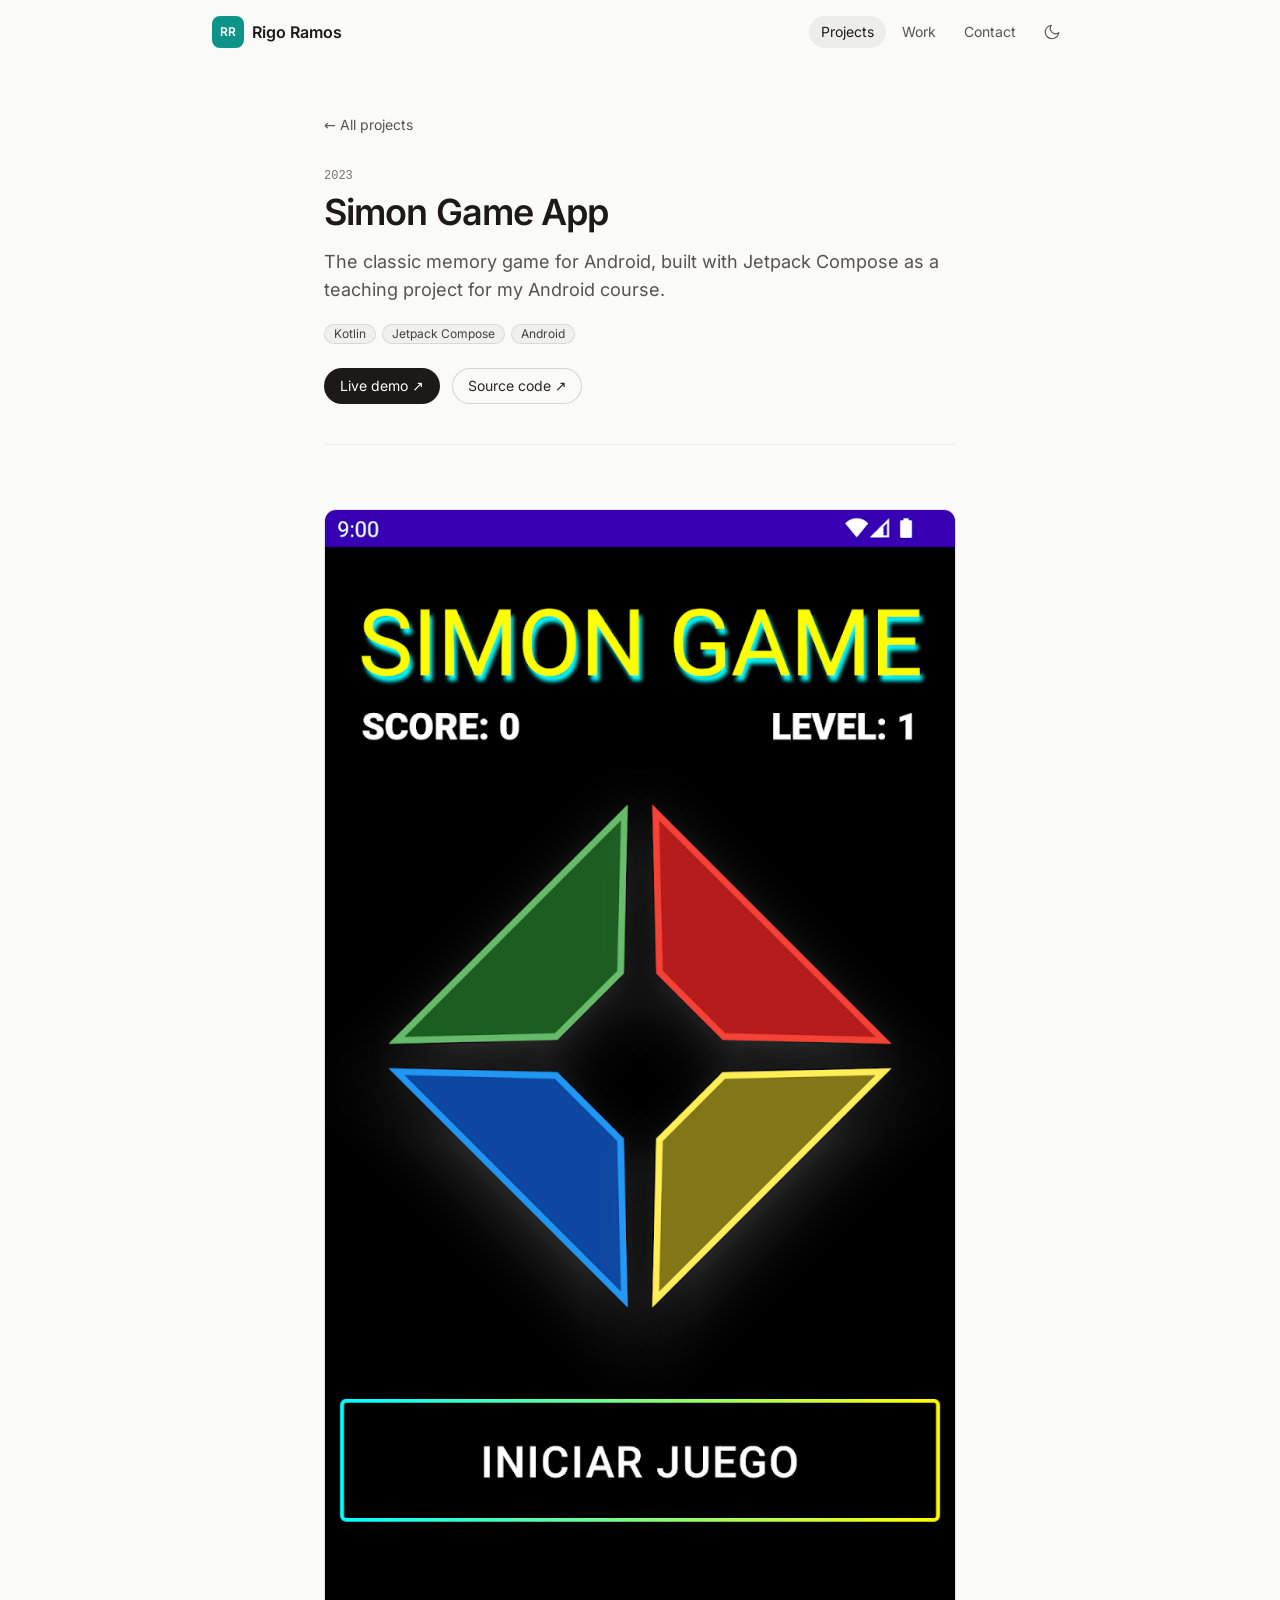
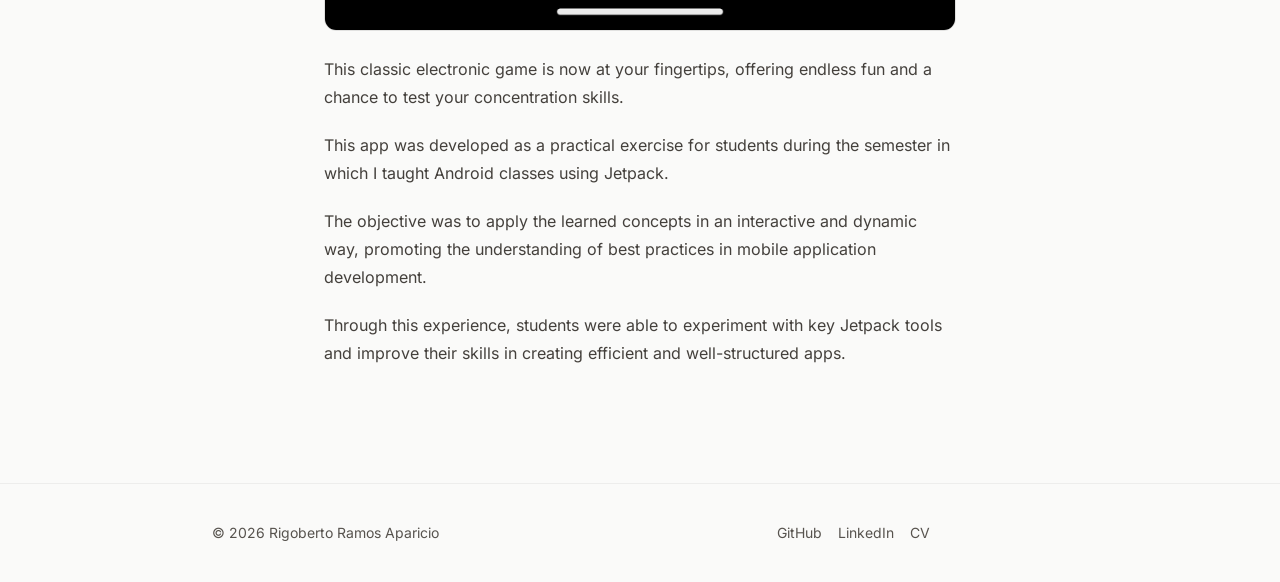
<file: projects/project-3/index.html>
<!DOCTYPE html><html lang="en"> <head><!-- Global Metadata --><meta charset="utf-8"><meta name="viewport" content="width=device-width,initial-scale=1"><link rel="icon" type="image/svg+xml" href="/favicon.svg"><meta name="generator" content="Astro v5.1.7"><!-- Font preloads --><link rel="preload" href="/_astro/inter-latin-400-normal.BOOGhInR.woff2" as="font" type="font/woff2" crossorigin><link rel="preload" href="/_astro/inter-latin-600-normal.D273HNI0.woff2" as="font" type="font/woff2" crossorigin><link rel="preload" href="/_astro/lora-latin-400-normal.CvHVDnm4.woff2" as="font" type="font/woff2" crossorigin><link rel="preload" href="/_astro/lora-latin-600-normal.DUWh3m6k.woff2" as="font" type="font/woff2" crossorigin><!-- Canonical URL --><link rel="canonical" href="https://rigo9412.github.io/projects/project-3/"><!-- Primary Meta Tags --><title>Simon Game App | Rigoberto Ramos Aparicio</title><meta name="title" content="Simon Game App | Rigoberto Ramos Aparicio"><meta name="description" content="The classic memory game for Android, built with Jetpack Compose as a teaching project for my Android course."><!-- Open Graph / Facebook --><meta property="og:type" content="website"><meta property="og:url" content="https://rigo9412.github.io/projects/project-3/"><meta property="og:title" content="Simon Game App | Rigoberto Ramos Aparicio"><meta property="og:description" content="The classic memory game for Android, built with Jetpack Compose as a teaching project for my Android course."><meta property="og:image" content="https://rigo9412.github.io/images/simon_game.webp"><!-- Twitter --><meta property="twitter:card" content="summary_large_image"><meta property="twitter:url" content="https://rigo9412.github.io/projects/project-3/"><meta property="twitter:title" content="Simon Game App | Rigoberto Ramos Aparicio"><meta property="twitter:description" content="The classic memory game for Android, built with Jetpack Compose as a teaching project for my Android course."><meta property="twitter:image" content="https://rigo9412.github.io/images/simon_game.webp"><meta name="astro-view-transitions-enabled" content="true"><meta name="astro-view-transitions-fallback" content="animate"><script type="module" src="/_astro/ClientRouter.astro_astro_type_script_index_0_lang.rasoniT7.js"></script><script type="module">document.addEventListener("astro:before-swap",e=>[...e.newDocument.head.querySelectorAll('link[as="font"]')].forEach(o=>o.remove()));</script><script>
  function init() {
    preloadTheme();
    onScroll();
    animate();

    const backToTop = document.getElementById("back-to-top");
    backToTop?.addEventListener("click", (event) => scrollToTop(event));

    const backToPrev = document.getElementById("back-to-prev");
    backToPrev?.addEventListener("click", () => window.history.back());

    const themeButton = document.getElementById("theme-button");
    themeButton?.addEventListener("click", () => {
      const dark = !document.documentElement.classList.contains("dark");
      localStorage.setItem("theme", dark ? "dark" : "light");
      toggleTheme(dark);
    });

    window.matchMedia("(prefers-color-scheme: dark)")
      .addEventListener("change", event => {
        if (localStorage.theme !== "light" && localStorage.theme !== "dark") {
          toggleTheme(event.matches);
        }
      }
    );

    document.addEventListener("scroll", onScroll);
  }

  function animate() {
    const animateElements = document.querySelectorAll(".animate");

    animateElements.forEach((element, index) => {
      setTimeout(() => {
        element.classList.add("show");
      }, index * 150);
    });
  }

  function onScroll() {
    if (window.scrollY > 0) {
      document.documentElement.classList.add("scrolled");
    } else {
      document.documentElement.classList.remove("scrolled");
    }
  }

  function scrollToTop(event) {
    event.preventDefault();
    window.scrollTo({
      top: 0,
      behavior: "smooth"
    });
  }

function toggleTheme(dark) {
    const css = document.createElement("style");

    css.appendChild(
      document.createTextNode(
        `* {
             -webkit-transition: none !important;
             -moz-transition: none !important;
             -o-transition: none !important;
             -ms-transition: none !important;
             transition: none !important;
          }
        `,
      )
    );

    document.head.appendChild(css);

    if (dark) {
      document.documentElement.classList.add("dark");
    } else {
      document.documentElement.classList.remove("dark");
    }

  window.getComputedStyle(css).opacity;
    document.head.removeChild(css);
  }

  function preloadTheme() {
    const userTheme = localStorage.theme;

    if (userTheme === "light" || userTheme === "dark") {
      toggleTheme(userTheme === "dark");
    } else {
      toggleTheme(window.matchMedia("(prefers-color-scheme: dark)").matches);
    }
  }

  document.addEventListener("DOMContentLoaded", () => init());
  document.addEventListener("astro:after-swap", () => init());
  preloadTheme();
</script><link rel="stylesheet" href="/_astro/index.BF1lFR_h.css"></head> <body> <header> <div class="mx-auto px-5 max-w-4xl">  <div class="flex items-center justify-between gap-4"> <a href="/" class="flex items-center gap-2 font-semibold text-stone-900 dark:text-white" aria-label="Home"> <span class="grid size-8 place-items-center rounded-lg bg-accent text-xs font-bold text-white dark:text-stone-950">RR</span> <span class="hidden sm:inline">Rigo Ramos</span> </a> <nav class="flex items-center gap-1 text-sm"> <a href="/projects" class="rounded-full px-3 py-1.5 transition-colors hover:text-stone-900 dark:hover:text-white text-stone-900 dark:text-white bg-black/5 dark:bg-white/10"> Projects </a><a href="/work" class="rounded-full px-3 py-1.5 transition-colors hover:text-stone-900 dark:hover:text-white"> Work </a><a href="/#contact" class="rounded-full px-3 py-1.5 transition-colors hover:text-stone-900 dark:hover:text-white"> Contact </a> <button id="theme-button" aria-label="Toggle theme" class="ml-1 grid size-8 place-items-center rounded-full hover:bg-black/5 hover:text-stone-900 dark:hover:bg-white/10 dark:hover:text-white transition-colors"> <svg class="size-[18px] dark:hidden" viewBox="0 0 24 24" fill="none" stroke="currentColor" stroke-width="1.5" stroke-linecap="round" stroke-linejoin="round" aria-hidden="true"> <path d="M21 12.79A9 9 0 1 1 11.21 3 7 7 0 0 0 21 12.79z"></path> </svg> <svg class="size-[18px] hidden dark:block" viewBox="0 0 24 24" fill="none" stroke="currentColor" stroke-width="1.5" stroke-linecap="round" stroke-linejoin="round" aria-hidden="true"> <circle cx="12" cy="12" r="5"></circle> <path d="M12 1v2M12 21v2M4.22 4.22l1.42 1.42M18.36 18.36l1.42 1.42M1 12h2M21 12h2M4.22 19.78l1.42-1.42M18.36 5.64l1.42-1.42"></path> </svg> </button> </nav> </div>  </div> </header> <main>  <div class="mx-auto px-5 max-w-2xl">  <a href="/projects" class="animate inline-flex items-center gap-1 text-sm hover:text-stone-900 dark:hover:text-white transition-colors">
← All projects
</a> <div class="animate mt-8"> <div class="font-mono text-xs text-stone-500">2023</div> <h1 class="mt-2 text-3xl font-semibold tracking-tight text-stone-900 dark:text-white sm:text-4xl">Simon Game App</h1> <p class="mt-4 text-lg">The classic memory game for Android, built with Jetpack Compose as a teaching project for my Android course.</p> <ul class="mt-5 flex flex-wrap gap-1.5"> <li class="chip">Kotlin</li><li class="chip">Jetpack Compose</li><li class="chip">Android</li> </ul> <div class="mt-6 flex flex-wrap gap-3"> <a href="https://play.google.com/store/apps/details?id=com.rigo.simondice" target="_blank" rel="noopener" class="btn-primary">Live demo ↗</a> <a href="https://github.com/rigo9412/ProgramacionAndroidJetpackCompose2023" target="_blank" rel="noopener" class="btn-ghost">Source code ↗</a> </div> </div> <article class="animate mt-10 border-t border-black/5 pt-10 dark:border-white/10"> <p><img src="/images/simon_game.webp" alt="Simon Game"></p>
<p>This classic electronic game is now at your fingertips, offering endless fun and a chance to test your concentration skills.</p>
<p>This app was developed as a practical exercise for students during the semester in which I taught Android classes using Jetpack.</p>
<p>The objective was to apply the learned concepts in an interactive and dynamic way, promoting the understanding of best practices in mobile application development.</p>
<p>Through this experience, students were able to experiment with key Jetpack tools and improve their skills in creating efficient and well-structured apps.</p> </article>  </div>  </main> <footer> <div class="mx-auto px-5 max-w-4xl">  <div class="flex flex-col-reverse gap-4 sm:flex-row sm:items-center sm:justify-between"> <div>© 2026 Rigoberto Ramos Aparicio</div> <div class="flex flex-wrap items-center gap-4"> <a href="https://github.com/rigo9412" target="_blank" rel="noopener" class="hover:text-stone-900 dark:hover:text-white transition-colors"> GitHub </a><a href="https://www.linkedin.com/in/rigobertoramosaparicio" target="_blank" rel="noopener" class="hover:text-stone-900 dark:hover:text-white transition-colors"> LinkedIn </a><a href="/cv.pdf" target="_blank" rel="noopener" class="hover:text-stone-900 dark:hover:text-white transition-colors"> CV </a> <button id="back-to-top" class="relative group w-fit flex pl-8 pr-3 py-1.5 flex-nowrap rounded-full border border-black/15 dark:border-white/20 hover:bg-black/5 dark:hover:bg-white/5 hover:text-black dark:hover:text-white transition-colors duration-300 ease-in-out"> <svg xmlns="http://www.w3.org/2000/svg" viewBox="0 0 24 24" class="absolute top-1/2 left-2 -translate-y-1/2 size-4 stroke-2 fill-none stroke-current rotate-90"> <line x1="5" y1="12" x2="19" y2="12" class="translate-x-2 group-hover:translate-x-0 scale-x-0 group-hover:scale-x-100 transition-transform duration-300 ease-in-out"></line> <polyline points="12 5 5 12 12 19" class="translate-x-1 group-hover:translate-x-0 transition-transform duration-300 ease-in-out"></polyline> </svg> <div class="text-sm">
Back to top
</div> </button> </div> </div>  </div> </footer> </body></html>
</file>
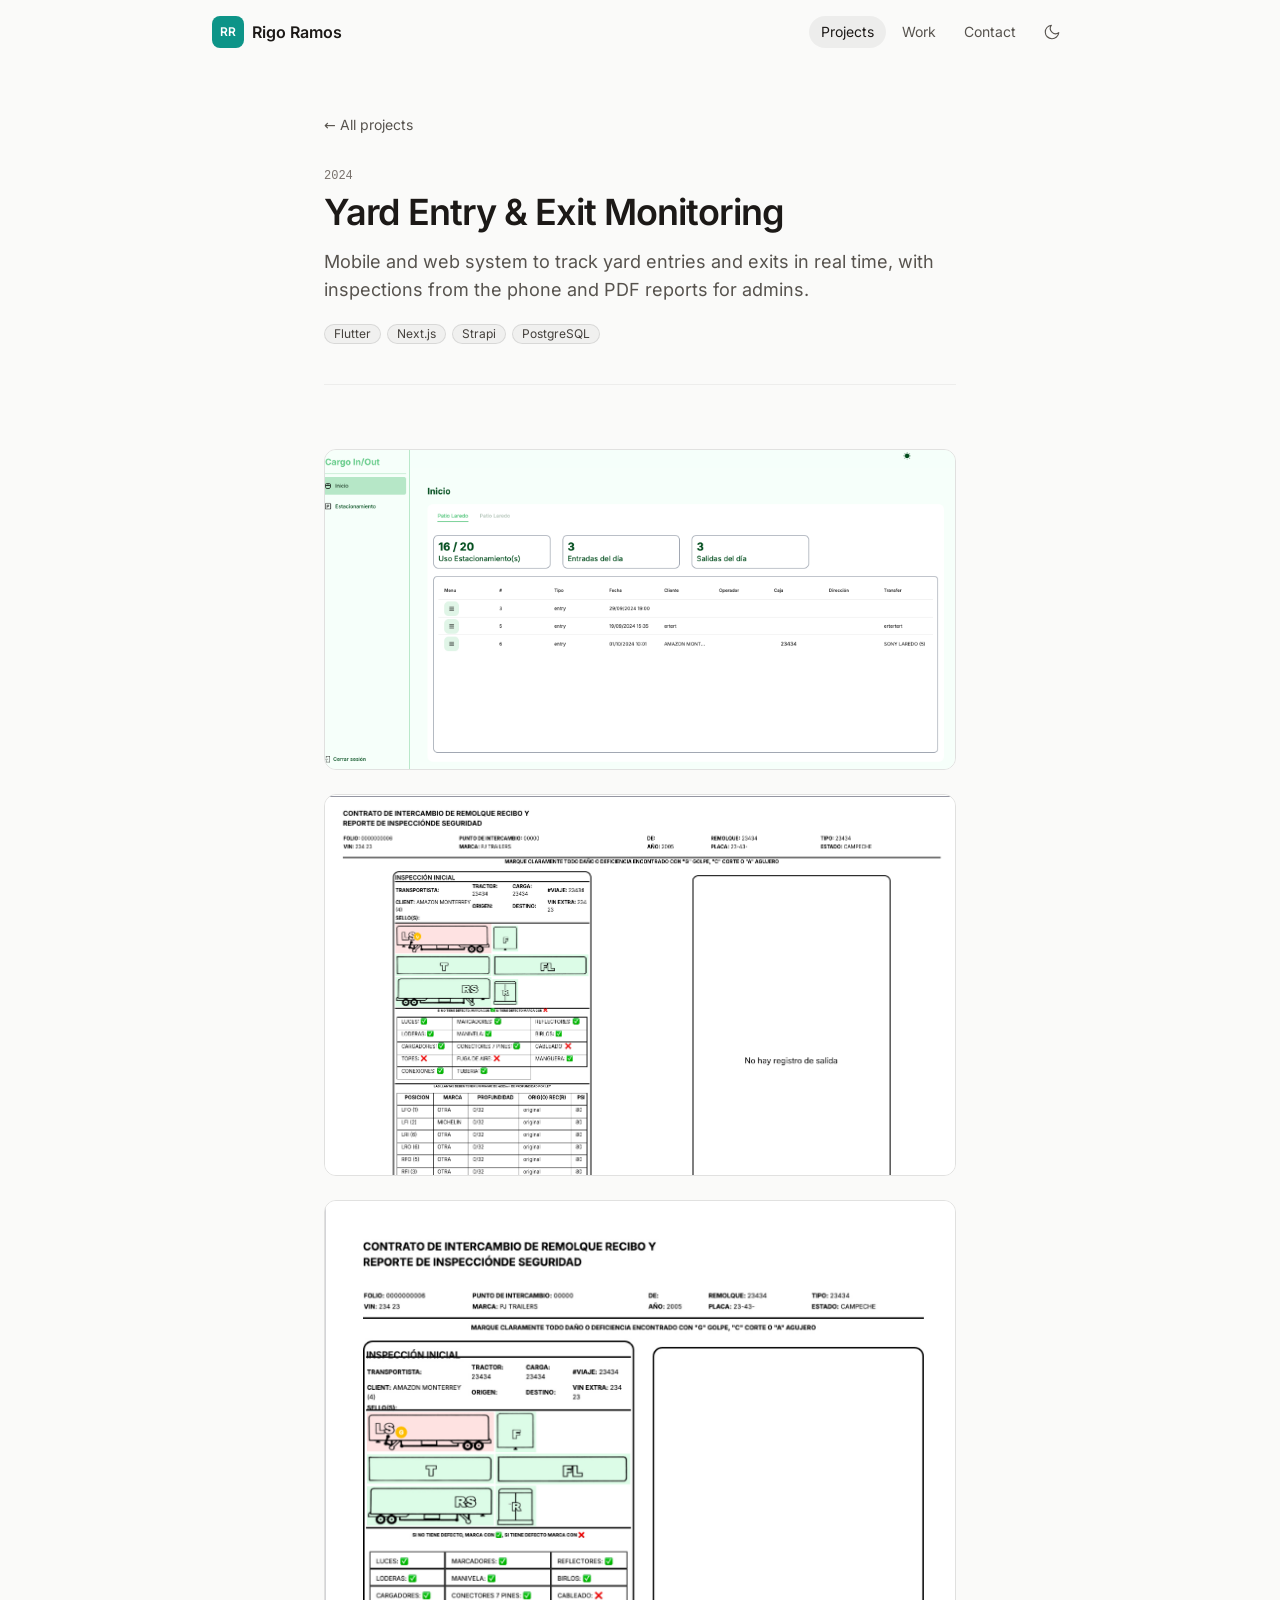
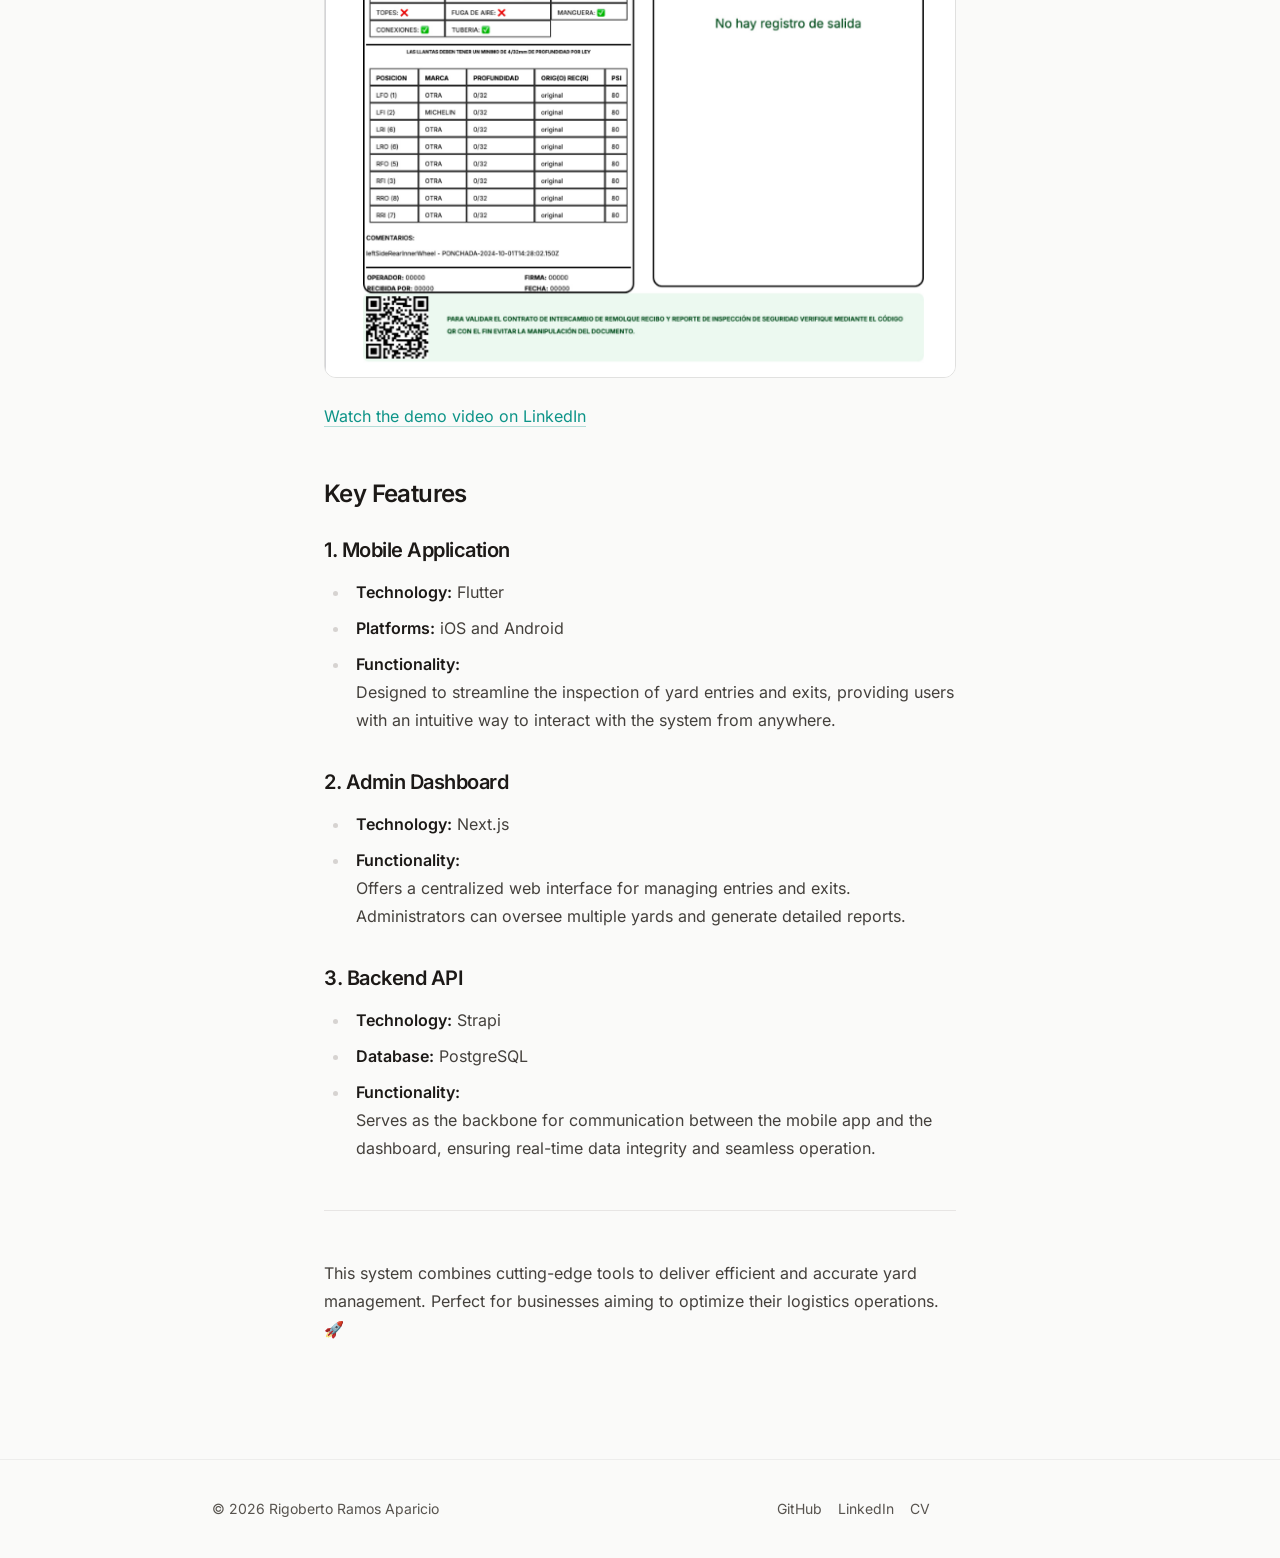
<file: projects/project-4/index.html>
<!DOCTYPE html><html lang="en"> <head><!-- Global Metadata --><meta charset="utf-8"><meta name="viewport" content="width=device-width,initial-scale=1"><link rel="icon" type="image/svg+xml" href="/favicon.svg"><meta name="generator" content="Astro v5.1.7"><!-- Font preloads --><link rel="preload" href="/_astro/inter-latin-400-normal.BOOGhInR.woff2" as="font" type="font/woff2" crossorigin><link rel="preload" href="/_astro/inter-latin-600-normal.D273HNI0.woff2" as="font" type="font/woff2" crossorigin><link rel="preload" href="/_astro/lora-latin-400-normal.CvHVDnm4.woff2" as="font" type="font/woff2" crossorigin><link rel="preload" href="/_astro/lora-latin-600-normal.DUWh3m6k.woff2" as="font" type="font/woff2" crossorigin><!-- Canonical URL --><link rel="canonical" href="https://rigo9412.github.io/projects/project-4/"><!-- Primary Meta Tags --><title>Yard Entry &amp; Exit Monitoring | Rigoberto Ramos Aparicio</title><meta name="title" content="Yard Entry &#38; Exit Monitoring | Rigoberto Ramos Aparicio"><meta name="description" content="Mobile and web system to track yard entries and exits in real time, with inspections from the phone and PDF reports for admins."><!-- Open Graph / Facebook --><meta property="og:type" content="website"><meta property="og:url" content="https://rigo9412.github.io/projects/project-4/"><meta property="og:title" content="Yard Entry &#38; Exit Monitoring | Rigoberto Ramos Aparicio"><meta property="og:description" content="Mobile and web system to track yard entries and exits in real time, with inspections from the phone and PDF reports for admins."><meta property="og:image" content="https://rigo9412.github.io/images/yard_web.png"><!-- Twitter --><meta property="twitter:card" content="summary_large_image"><meta property="twitter:url" content="https://rigo9412.github.io/projects/project-4/"><meta property="twitter:title" content="Yard Entry &#38; Exit Monitoring | Rigoberto Ramos Aparicio"><meta property="twitter:description" content="Mobile and web system to track yard entries and exits in real time, with inspections from the phone and PDF reports for admins."><meta property="twitter:image" content="https://rigo9412.github.io/images/yard_web.png"><meta name="astro-view-transitions-enabled" content="true"><meta name="astro-view-transitions-fallback" content="animate"><script type="module" src="/_astro/ClientRouter.astro_astro_type_script_index_0_lang.rasoniT7.js"></script><script type="module">document.addEventListener("astro:before-swap",e=>[...e.newDocument.head.querySelectorAll('link[as="font"]')].forEach(o=>o.remove()));</script><script>
  function init() {
    preloadTheme();
    onScroll();
    animate();

    const backToTop = document.getElementById("back-to-top");
    backToTop?.addEventListener("click", (event) => scrollToTop(event));

    const backToPrev = document.getElementById("back-to-prev");
    backToPrev?.addEventListener("click", () => window.history.back());

    const themeButton = document.getElementById("theme-button");
    themeButton?.addEventListener("click", () => {
      const dark = !document.documentElement.classList.contains("dark");
      localStorage.setItem("theme", dark ? "dark" : "light");
      toggleTheme(dark);
    });

    window.matchMedia("(prefers-color-scheme: dark)")
      .addEventListener("change", event => {
        if (localStorage.theme !== "light" && localStorage.theme !== "dark") {
          toggleTheme(event.matches);
        }
      }
    );

    document.addEventListener("scroll", onScroll);
  }

  function animate() {
    const animateElements = document.querySelectorAll(".animate");

    animateElements.forEach((element, index) => {
      setTimeout(() => {
        element.classList.add("show");
      }, index * 150);
    });
  }

  function onScroll() {
    if (window.scrollY > 0) {
      document.documentElement.classList.add("scrolled");
    } else {
      document.documentElement.classList.remove("scrolled");
    }
  }

  function scrollToTop(event) {
    event.preventDefault();
    window.scrollTo({
      top: 0,
      behavior: "smooth"
    });
  }

function toggleTheme(dark) {
    const css = document.createElement("style");

    css.appendChild(
      document.createTextNode(
        `* {
             -webkit-transition: none !important;
             -moz-transition: none !important;
             -o-transition: none !important;
             -ms-transition: none !important;
             transition: none !important;
          }
        `,
      )
    );

    document.head.appendChild(css);

    if (dark) {
      document.documentElement.classList.add("dark");
    } else {
      document.documentElement.classList.remove("dark");
    }

  window.getComputedStyle(css).opacity;
    document.head.removeChild(css);
  }

  function preloadTheme() {
    const userTheme = localStorage.theme;

    if (userTheme === "light" || userTheme === "dark") {
      toggleTheme(userTheme === "dark");
    } else {
      toggleTheme(window.matchMedia("(prefers-color-scheme: dark)").matches);
    }
  }

  document.addEventListener("DOMContentLoaded", () => init());
  document.addEventListener("astro:after-swap", () => init());
  preloadTheme();
</script><link rel="stylesheet" href="/_astro/index.BF1lFR_h.css"></head> <body> <header> <div class="mx-auto px-5 max-w-4xl">  <div class="flex items-center justify-between gap-4"> <a href="/" class="flex items-center gap-2 font-semibold text-stone-900 dark:text-white" aria-label="Home"> <span class="grid size-8 place-items-center rounded-lg bg-accent text-xs font-bold text-white dark:text-stone-950">RR</span> <span class="hidden sm:inline">Rigo Ramos</span> </a> <nav class="flex items-center gap-1 text-sm"> <a href="/projects" class="rounded-full px-3 py-1.5 transition-colors hover:text-stone-900 dark:hover:text-white text-stone-900 dark:text-white bg-black/5 dark:bg-white/10"> Projects </a><a href="/work" class="rounded-full px-3 py-1.5 transition-colors hover:text-stone-900 dark:hover:text-white"> Work </a><a href="/#contact" class="rounded-full px-3 py-1.5 transition-colors hover:text-stone-900 dark:hover:text-white"> Contact </a> <button id="theme-button" aria-label="Toggle theme" class="ml-1 grid size-8 place-items-center rounded-full hover:bg-black/5 hover:text-stone-900 dark:hover:bg-white/10 dark:hover:text-white transition-colors"> <svg class="size-[18px] dark:hidden" viewBox="0 0 24 24" fill="none" stroke="currentColor" stroke-width="1.5" stroke-linecap="round" stroke-linejoin="round" aria-hidden="true"> <path d="M21 12.79A9 9 0 1 1 11.21 3 7 7 0 0 0 21 12.79z"></path> </svg> <svg class="size-[18px] hidden dark:block" viewBox="0 0 24 24" fill="none" stroke="currentColor" stroke-width="1.5" stroke-linecap="round" stroke-linejoin="round" aria-hidden="true"> <circle cx="12" cy="12" r="5"></circle> <path d="M12 1v2M12 21v2M4.22 4.22l1.42 1.42M18.36 18.36l1.42 1.42M1 12h2M21 12h2M4.22 19.78l1.42-1.42M18.36 5.64l1.42-1.42"></path> </svg> </button> </nav> </div>  </div> </header> <main>  <div class="mx-auto px-5 max-w-2xl">  <a href="/projects" class="animate inline-flex items-center gap-1 text-sm hover:text-stone-900 dark:hover:text-white transition-colors">
← All projects
</a> <div class="animate mt-8"> <div class="font-mono text-xs text-stone-500">2024</div> <h1 class="mt-2 text-3xl font-semibold tracking-tight text-stone-900 dark:text-white sm:text-4xl">Yard Entry &amp; Exit Monitoring</h1> <p class="mt-4 text-lg">Mobile and web system to track yard entries and exits in real time, with inspections from the phone and PDF reports for admins.</p> <ul class="mt-5 flex flex-wrap gap-1.5"> <li class="chip">Flutter</li><li class="chip">Next.js</li><li class="chip">Strapi</li><li class="chip">PostgreSQL</li> </ul>  </div> <article class="animate mt-10 border-t border-black/5 pt-10 dark:border-white/10"> <p><img src="/images/yard_web.png" alt="Yard dashboard">
<img src="/images/yard_detail.png" alt="Yard Detail">
<img src="/images/yard_pdf.png" alt="Yard PDF"></p>
<p><a href="https://www.linkedin.com/feed/update/urn:li:ugcPost:7246977254939848704">Watch the demo video on LinkedIn</a></p>
<h2 id="key-features">Key Features</h2>
<h3 id="1-mobile-application">1. <strong>Mobile Application</strong></h3>
<ul>
<li><strong>Technology:</strong> Flutter</li>
<li><strong>Platforms:</strong> iOS and Android</li>
<li><strong>Functionality:</strong><br>
Designed to streamline the inspection of yard entries and exits, providing users with an intuitive way to interact with the system from anywhere.</li>
</ul>
<h3 id="2-admin-dashboard">2. <strong>Admin Dashboard</strong></h3>
<ul>
<li><strong>Technology:</strong> Next.js</li>
<li><strong>Functionality:</strong><br>
Offers a centralized web interface for managing entries and exits. Administrators can oversee multiple yards and generate detailed reports.</li>
</ul>
<h3 id="3-backend-api">3. <strong>Backend API</strong></h3>
<ul>
<li><strong>Technology:</strong> Strapi</li>
<li><strong>Database:</strong> PostgreSQL</li>
<li><strong>Functionality:</strong><br>
Serves as the backbone for communication between the mobile app and the dashboard, ensuring real-time data integrity and seamless operation.</li>
</ul>
<hr>
<p>This system combines cutting-edge tools to deliver efficient and accurate yard management. Perfect for businesses aiming to optimize their logistics operations. 🚀</p> </article>  </div>  </main> <footer> <div class="mx-auto px-5 max-w-4xl">  <div class="flex flex-col-reverse gap-4 sm:flex-row sm:items-center sm:justify-between"> <div>© 2026 Rigoberto Ramos Aparicio</div> <div class="flex flex-wrap items-center gap-4"> <a href="https://github.com/rigo9412" target="_blank" rel="noopener" class="hover:text-stone-900 dark:hover:text-white transition-colors"> GitHub </a><a href="https://www.linkedin.com/in/rigobertoramosaparicio" target="_blank" rel="noopener" class="hover:text-stone-900 dark:hover:text-white transition-colors"> LinkedIn </a><a href="/cv.pdf" target="_blank" rel="noopener" class="hover:text-stone-900 dark:hover:text-white transition-colors"> CV </a> <button id="back-to-top" class="relative group w-fit flex pl-8 pr-3 py-1.5 flex-nowrap rounded-full border border-black/15 dark:border-white/20 hover:bg-black/5 dark:hover:bg-white/5 hover:text-black dark:hover:text-white transition-colors duration-300 ease-in-out"> <svg xmlns="http://www.w3.org/2000/svg" viewBox="0 0 24 24" class="absolute top-1/2 left-2 -translate-y-1/2 size-4 stroke-2 fill-none stroke-current rotate-90"> <line x1="5" y1="12" x2="19" y2="12" class="translate-x-2 group-hover:translate-x-0 scale-x-0 group-hover:scale-x-100 transition-transform duration-300 ease-in-out"></line> <polyline points="12 5 5 12 12 19" class="translate-x-1 group-hover:translate-x-0 transition-transform duration-300 ease-in-out"></polyline> </svg> <div class="text-sm">
Back to top
</div> </button> </div> </div>  </div> </footer> </body></html>
</file>
<file: _astro/index.BF1lFR_h.css>
*,:before,:after{--tw-border-spacing-x: 0;--tw-border-spacing-y: 0;--tw-translate-x: 0;--tw-translate-y: 0;--tw-rotate: 0;--tw-skew-x: 0;--tw-skew-y: 0;--tw-scale-x: 1;--tw-scale-y: 1;--tw-pan-x: ;--tw-pan-y: ;--tw-pinch-zoom: ;--tw-scroll-snap-strictness: proximity;--tw-gradient-from-position: ;--tw-gradient-via-position: ;--tw-gradient-to-position: ;--tw-ordinal: ;--tw-slashed-zero: ;--tw-numeric-figure: ;--tw-numeric-spacing: ;--tw-numeric-fraction: ;--tw-ring-inset: ;--tw-ring-offset-width: 0px;--tw-ring-offset-color: #fff;--tw-ring-color: rgb(59 130 246 / .5);--tw-ring-offset-shadow: 0 0 #0000;--tw-ring-shadow: 0 0 #0000;--tw-shadow: 0 0 #0000;--tw-shadow-colored: 0 0 #0000;--tw-blur: ;--tw-brightness: ;--tw-contrast: ;--tw-grayscale: ;--tw-hue-rotate: ;--tw-invert: ;--tw-saturate: ;--tw-sepia: ;--tw-drop-shadow: ;--tw-backdrop-blur: ;--tw-backdrop-brightness: ;--tw-backdrop-contrast: ;--tw-backdrop-grayscale: ;--tw-backdrop-hue-rotate: ;--tw-backdrop-invert: ;--tw-backdrop-opacity: ;--tw-backdrop-saturate: ;--tw-backdrop-sepia: ;--tw-contain-size: ;--tw-contain-layout: ;--tw-contain-paint: ;--tw-contain-style: }::backdrop{--tw-border-spacing-x: 0;--tw-border-spacing-y: 0;--tw-translate-x: 0;--tw-translate-y: 0;--tw-rotate: 0;--tw-skew-x: 0;--tw-skew-y: 0;--tw-scale-x: 1;--tw-scale-y: 1;--tw-pan-x: ;--tw-pan-y: ;--tw-pinch-zoom: ;--tw-scroll-snap-strictness: proximity;--tw-gradient-from-position: ;--tw-gradient-via-position: ;--tw-gradient-to-position: ;--tw-ordinal: ;--tw-slashed-zero: ;--tw-numeric-figure: ;--tw-numeric-spacing: ;--tw-numeric-fraction: ;--tw-ring-inset: ;--tw-ring-offset-width: 0px;--tw-ring-offset-color: #fff;--tw-ring-color: rgb(59 130 246 / .5);--tw-ring-offset-shadow: 0 0 #0000;--tw-ring-shadow: 0 0 #0000;--tw-shadow: 0 0 #0000;--tw-shadow-colored: 0 0 #0000;--tw-blur: ;--tw-brightness: ;--tw-contrast: ;--tw-grayscale: ;--tw-hue-rotate: ;--tw-invert: ;--tw-saturate: ;--tw-sepia: ;--tw-drop-shadow: ;--tw-backdrop-blur: ;--tw-backdrop-brightness: ;--tw-backdrop-contrast: ;--tw-backdrop-grayscale: ;--tw-backdrop-hue-rotate: ;--tw-backdrop-invert: ;--tw-backdrop-opacity: ;--tw-backdrop-saturate: ;--tw-backdrop-sepia: ;--tw-contain-size: ;--tw-contain-layout: ;--tw-contain-paint: ;--tw-contain-style: }*,:before,:after{box-sizing:border-box;border-width:0;border-style:solid;border-color:#e5e7eb}:before,:after{--tw-content: ""}html,:host{line-height:1.5;-webkit-text-size-adjust:100%;-moz-tab-size:4;-o-tab-size:4;tab-size:4;font-family:Inter,ui-sans-serif,system-ui,sans-serif,"Apple Color Emoji","Segoe UI Emoji",Segoe UI Symbol,"Noto Color Emoji";font-feature-settings:normal;font-variation-settings:normal;-webkit-tap-highlight-color:transparent}body{margin:0;line-height:inherit}hr{height:0;color:inherit;border-top-width:1px}abbr:where([title]){-webkit-text-decoration:underline dotted;text-decoration:underline dotted}h1,h2,h3,h4,h5,h6{font-size:inherit;font-weight:inherit}a{color:inherit;text-decoration:inherit}b,strong{font-weight:bolder}code,kbd,samp,pre{font-family:ui-monospace,SFMono-Regular,Menlo,Monaco,Consolas,Liberation Mono,Courier New,monospace;font-feature-settings:normal;font-variation-settings:normal;font-size:1em}small{font-size:80%}sub,sup{font-size:75%;line-height:0;position:relative;vertical-align:baseline}sub{bottom:-.25em}sup{top:-.5em}table{text-indent:0;border-color:inherit;border-collapse:collapse}button,input,optgroup,select,textarea{font-family:inherit;font-feature-settings:inherit;font-variation-settings:inherit;font-size:100%;font-weight:inherit;line-height:inherit;letter-spacing:inherit;color:inherit;margin:0;padding:0}button,select{text-transform:none}button,input:where([type=button]),input:where([type=reset]),input:where([type=submit]){-webkit-appearance:button;background-color:transparent;background-image:none}:-moz-focusring{outline:auto}:-moz-ui-invalid{box-shadow:none}progress{vertical-align:baseline}::-webkit-inner-spin-button,::-webkit-outer-spin-button{height:auto}[type=search]{-webkit-appearance:textfield;outline-offset:-2px}::-webkit-search-decoration{-webkit-appearance:none}::-webkit-file-upload-button{-webkit-appearance:button;font:inherit}summary{display:list-item}blockquote,dl,dd,h1,h2,h3,h4,h5,h6,hr,figure,p,pre{margin:0}fieldset{margin:0;padding:0}legend{padding:0}ol,ul,menu{list-style:none;margin:0;padding:0}dialog{padding:0}textarea{resize:vertical}input::-moz-placeholder,textarea::-moz-placeholder{opacity:1;color:#9ca3af}input::placeholder,textarea::placeholder{opacity:1;color:#9ca3af}button,[role=button]{cursor:pointer}:disabled{cursor:default}img,svg,video,canvas,audio,iframe,embed,object{display:block;vertical-align:middle}img,video{max-width:100%;height:auto}[hidden]:where(:not([hidden=until-found])){display:none}.pointer-events-none{pointer-events:none}.absolute{position:absolute}.relative{position:relative}.-bottom-24{bottom:-6rem}.-left-\[37px\]{left:-37px}.-top-24{top:-6rem}.left-1\/2{left:50%}.left-2{left:.5rem}.top-1\.5{top:.375rem}.top-1\/2{top:50%}.-z-10{z-index:-10}.mx-auto{margin-left:auto;margin-right:auto}.ml-1{margin-left:.25rem}.mt-1{margin-top:.25rem}.mt-10{margin-top:2.5rem}.mt-12{margin-top:3rem}.mt-2{margin-top:.5rem}.mt-3{margin-top:.75rem}.mt-4{margin-top:1rem}.mt-5{margin-top:1.25rem}.mt-6{margin-top:1.5rem}.mt-8{margin-top:2rem}.mt-auto{margin-top:auto}.line-clamp-3{overflow:hidden;display:-webkit-box;-webkit-box-orient:vertical;-webkit-line-clamp:3}.inline-block{display:inline-block}.flex{display:flex}.inline-flex{display:inline-flex}.grid{display:grid}.hidden{display:none}.aspect-\[16\/9\]{aspect-ratio:16/9}.size-1\.5{width:.375rem;height:.375rem}.size-2{width:.5rem;height:.5rem}.size-3{width:.75rem;height:.75rem}.size-4{width:1rem;height:1rem}.size-8{width:2rem;height:2rem}.size-\[18px\]{width:18px;height:18px}.size-full{width:100%;height:100%}.h-48{height:12rem}.h-72{height:18rem}.h-full{height:100%}.w-96{width:24rem}.w-\[36rem\]{width:36rem}.w-fit{width:-moz-fit-content;width:fit-content}.max-w-2xl{max-width:42rem}.max-w-4xl{max-width:56rem}.max-w-md{max-width:28rem}.flex-1{flex:1 1 0%}.shrink-0{flex-shrink:0}.-translate-x-1\/2{--tw-translate-x: -50%;transform:translate(var(--tw-translate-x),var(--tw-translate-y)) rotate(var(--tw-rotate)) skew(var(--tw-skew-x)) skewY(var(--tw-skew-y)) scaleX(var(--tw-scale-x)) scaleY(var(--tw-scale-y))}.-translate-y-1\/2{--tw-translate-y: -50%;transform:translate(var(--tw-translate-x),var(--tw-translate-y)) rotate(var(--tw-rotate)) skew(var(--tw-skew-x)) skewY(var(--tw-skew-y)) scaleX(var(--tw-scale-x)) scaleY(var(--tw-scale-y))}.translate-x-1{--tw-translate-x: .25rem;transform:translate(var(--tw-translate-x),var(--tw-translate-y)) rotate(var(--tw-rotate)) skew(var(--tw-skew-x)) skewY(var(--tw-skew-y)) scaleX(var(--tw-scale-x)) scaleY(var(--tw-scale-y))}.translate-x-2{--tw-translate-x: .5rem;transform:translate(var(--tw-translate-x),var(--tw-translate-y)) rotate(var(--tw-rotate)) skew(var(--tw-skew-x)) skewY(var(--tw-skew-y)) scaleX(var(--tw-scale-x)) scaleY(var(--tw-scale-y))}.rotate-90{--tw-rotate: 90deg;transform:translate(var(--tw-translate-x),var(--tw-translate-y)) rotate(var(--tw-rotate)) skew(var(--tw-skew-x)) skewY(var(--tw-skew-y)) scaleX(var(--tw-scale-x)) scaleY(var(--tw-scale-y))}.scale-x-0{--tw-scale-x: 0;transform:translate(var(--tw-translate-x),var(--tw-translate-y)) rotate(var(--tw-rotate)) skew(var(--tw-skew-x)) skewY(var(--tw-skew-y)) scaleX(var(--tw-scale-x)) scaleY(var(--tw-scale-y))}@keyframes ping{75%,to{transform:scale(2);opacity:0}}.animate-ping{animation:ping 1s cubic-bezier(0,0,.2,1) infinite}.flex-col{flex-direction:column}.flex-col-reverse{flex-direction:column-reverse}.flex-wrap{flex-wrap:wrap}.flex-nowrap{flex-wrap:nowrap}.place-items-center{place-items:center}.items-start{align-items:flex-start}.items-end{align-items:flex-end}.items-center{align-items:center}.justify-between{justify-content:space-between}.gap-1{gap:.25rem}.gap-1\.5{gap:.375rem}.gap-2{gap:.5rem}.gap-3{gap:.75rem}.gap-4{gap:1rem}.gap-5{gap:1.25rem}.space-y-12>:not([hidden])~:not([hidden]){--tw-space-y-reverse: 0;margin-top:calc(3rem * calc(1 - var(--tw-space-y-reverse)));margin-bottom:calc(3rem * var(--tw-space-y-reverse))}.divide-y>:not([hidden])~:not([hidden]){--tw-divide-y-reverse: 0;border-top-width:calc(1px * calc(1 - var(--tw-divide-y-reverse)));border-bottom-width:calc(1px * var(--tw-divide-y-reverse))}.divide-black\/5>:not([hidden])~:not([hidden]){border-color:#0000000d}.overflow-hidden{overflow:hidden}.rounded{border-radius:.25rem}.rounded-2xl{border-radius:1rem}.rounded-3xl{border-radius:1.5rem}.rounded-full{border-radius:9999px}.rounded-lg{border-radius:.5rem}.border{border-width:1px}.border-y{border-top-width:1px;border-bottom-width:1px}.border-b{border-bottom-width:1px}.border-l{border-left-width:1px}.border-t{border-top-width:1px}.border-black\/10{border-color:#0000001a}.border-black\/15{border-color:#00000026}.border-black\/5{border-color:#0000000d}.bg-accent{--tw-bg-opacity: 1;background-color:rgb(var(--accent) / var(--tw-bg-opacity, 1))}.bg-accent\/20{background-color:rgb(var(--accent) / .2)}.bg-accent\/30{background-color:rgb(var(--accent) / .3)}.bg-black\/5{background-color:#0000000d}.bg-stone-100{--tw-bg-opacity: 1;background-color:rgb(245 245 244 / var(--tw-bg-opacity, 1))}.bg-stone-300{--tw-bg-opacity: 1;background-color:rgb(214 211 209 / var(--tw-bg-opacity, 1))}.bg-stone-900{--tw-bg-opacity: 1;background-color:rgb(28 25 23 / var(--tw-bg-opacity, 1))}.bg-white{--tw-bg-opacity: 1;background-color:rgb(255 255 255 / var(--tw-bg-opacity, 1))}.bg-white\/60{background-color:#fff9}.bg-gradient-to-br{background-image:linear-gradient(to bottom right,var(--tw-gradient-stops))}.from-accent\/20{--tw-gradient-from: rgb(var(--accent) / .2) var(--tw-gradient-from-position);--tw-gradient-to: rgb(var(--accent) / 0) var(--tw-gradient-to-position);--tw-gradient-stops: var(--tw-gradient-from), var(--tw-gradient-to)}.via-transparent{--tw-gradient-to: rgb(0 0 0 / 0) var(--tw-gradient-to-position);--tw-gradient-stops: var(--tw-gradient-from), transparent var(--tw-gradient-via-position), var(--tw-gradient-to)}.to-accent\/5{--tw-gradient-to: rgb(var(--accent) / .05) var(--tw-gradient-to-position)}.fill-none{fill:none}.stroke-current{stroke:currentColor}.stroke-2{stroke-width:2}.object-cover{-o-object-fit:cover;object-fit:cover}.object-top{-o-object-position:top;object-position:top}.p-5{padding:1.25rem}.px-3{padding-left:.75rem;padding-right:.75rem}.px-5{padding-left:1.25rem;padding-right:1.25rem}.px-6{padding-left:1.5rem;padding-right:1.5rem}.py-1{padding-top:.25rem;padding-bottom:.25rem}.py-1\.5{padding-top:.375rem;padding-bottom:.375rem}.py-12{padding-top:3rem;padding-bottom:3rem}.py-20{padding-top:5rem;padding-bottom:5rem}.py-8{padding-top:2rem;padding-bottom:2rem}.pb-20{padding-bottom:5rem}.pl-7{padding-left:1.75rem}.pl-8{padding-left:2rem}.pr-3{padding-right:.75rem}.pt-10{padding-top:2.5rem}.pt-2{padding-top:.5rem}.pt-8{padding-top:2rem}.text-center{text-align:center}.font-mono{font-family:ui-monospace,SFMono-Regular,Menlo,Monaco,Consolas,Liberation Mono,Courier New,monospace}.text-2xl{font-size:1.5rem;line-height:2rem}.text-3xl{font-size:1.875rem;line-height:2.25rem}.text-4xl{font-size:2.25rem;line-height:2.5rem}.text-lg{font-size:1.125rem;line-height:1.75rem}.text-sm{font-size:.875rem;line-height:1.25rem}.text-xs{font-size:.75rem;line-height:1rem}.font-bold{font-weight:700}.font-medium{font-weight:500}.font-semibold{font-weight:600}.leading-relaxed{line-height:1.625}.tracking-tight{letter-spacing:-.025em}.text-accent{--tw-text-opacity: 1;color:rgb(var(--accent) / var(--tw-text-opacity, 1))}.text-current{color:currentColor}.text-stone-300{--tw-text-opacity: 1;color:rgb(214 211 209 / var(--tw-text-opacity, 1))}.text-stone-400{--tw-text-opacity: 1;color:rgb(168 162 158 / var(--tw-text-opacity, 1))}.text-stone-500{--tw-text-opacity: 1;color:rgb(120 113 108 / var(--tw-text-opacity, 1))}.text-stone-900{--tw-text-opacity: 1;color:rgb(28 25 23 / var(--tw-text-opacity, 1))}.text-white{--tw-text-opacity: 1;color:rgb(255 255 255 / var(--tw-text-opacity, 1))}.underline{text-decoration-line:underline}.decoration-black\/15{text-decoration-color:#00000026}.underline-offset-2{text-underline-offset:2px}.underline-offset-4{text-underline-offset:4px}.opacity-60{opacity:.6}.ring-4{--tw-ring-offset-shadow: var(--tw-ring-inset) 0 0 0 var(--tw-ring-offset-width) var(--tw-ring-offset-color);--tw-ring-shadow: var(--tw-ring-inset) 0 0 0 calc(4px + var(--tw-ring-offset-width)) var(--tw-ring-color);box-shadow:var(--tw-ring-offset-shadow),var(--tw-ring-shadow),var(--tw-shadow, 0 0 #0000)}.ring-stone-50{--tw-ring-opacity: 1;--tw-ring-color: rgb(250 250 249 / var(--tw-ring-opacity, 1))}.blur-3xl{--tw-blur: blur(64px);filter:var(--tw-blur) var(--tw-brightness) var(--tw-contrast) var(--tw-grayscale) var(--tw-hue-rotate) var(--tw-invert) var(--tw-saturate) var(--tw-sepia) var(--tw-drop-shadow)}.filter{filter:var(--tw-blur) var(--tw-brightness) var(--tw-contrast) var(--tw-grayscale) var(--tw-hue-rotate) var(--tw-invert) var(--tw-saturate) var(--tw-sepia) var(--tw-drop-shadow)}.transition{transition-property:color,background-color,border-color,text-decoration-color,fill,stroke,opacity,box-shadow,transform,filter,-webkit-backdrop-filter;transition-property:color,background-color,border-color,text-decoration-color,fill,stroke,opacity,box-shadow,transform,filter,backdrop-filter;transition-property:color,background-color,border-color,text-decoration-color,fill,stroke,opacity,box-shadow,transform,filter,backdrop-filter,-webkit-backdrop-filter;transition-timing-function:cubic-bezier(.4,0,.2,1);transition-duration:.15s}.transition-all{transition-property:all;transition-timing-function:cubic-bezier(.4,0,.2,1);transition-duration:.15s}.transition-colors{transition-property:color,background-color,border-color,text-decoration-color,fill,stroke;transition-timing-function:cubic-bezier(.4,0,.2,1);transition-duration:.15s}.transition-transform{transition-property:transform;transition-timing-function:cubic-bezier(.4,0,.2,1);transition-duration:.15s}.duration-300{transition-duration:.3s}.duration-500{transition-duration:.5s}.ease-in-out{transition-timing-function:cubic-bezier(.4,0,.2,1)}article a{--tw-text-opacity: 1;color:rgb(var(--accent) / var(--tw-text-opacity, 1));text-decoration-line:underline;text-decoration-color:rgb(var(--accent) / .3);text-underline-offset:4px;transition-property:color,background-color,border-color,text-decoration-color,fill,stroke;transition-duration:.3s;transition-timing-function:cubic-bezier(.4,0,.2,1)}article a:hover{text-decoration-color:rgb(var(--accent) / 1)}:root{--accent: 13 148 136;--accent-soft: 204 251 241}html.dark{--accent: 45 212 191;--accent-soft: 19 78 74}html{overflow-y:scroll;color-scheme:light;scroll-behavior:smooth;scroll-padding-top:5rem}html.dark{color-scheme:dark}html,body{width:100%;height:100%}body{font-family:Inter,ui-sans-serif,system-ui,sans-serif,"Apple Color Emoji","Segoe UI Emoji",Segoe UI Symbol,"Noto Color Emoji";-webkit-font-smoothing:antialiased;-moz-osx-font-smoothing:grayscale;display:flex;flex-direction:column;--tw-bg-opacity: 1;background-color:rgb(250 250 249 / var(--tw-bg-opacity, 1))}body:is(.dark *){--tw-bg-opacity: 1;background-color:rgb(12 10 9 / var(--tw-bg-opacity, 1))}body{--tw-text-opacity: 1;color:rgb(87 83 78 / var(--tw-text-opacity, 1))}body:is(.dark *){--tw-text-opacity: 1;color:rgb(168 162 158 / var(--tw-text-opacity, 1))}::-moz-selection{background-color:rgb(var(--accent) / .25);--tw-text-opacity: 1;color:rgb(28 25 23 / var(--tw-text-opacity, 1))}::selection{background-color:rgb(var(--accent) / .25);--tw-text-opacity: 1;color:rgb(28 25 23 / var(--tw-text-opacity, 1))}:is(.dark *)::-moz-selection{--tw-text-opacity: 1;color:rgb(255 255 255 / var(--tw-text-opacity, 1))}:is(.dark *)::selection{--tw-text-opacity: 1;color:rgb(255 255 255 / var(--tw-text-opacity, 1))}header{position:fixed;top:0;left:0;right:0;z-index:50;padding-top:1rem;padding-bottom:1rem;transition-property:color,background-color,border-color,text-decoration-color,fill,stroke;transition-timing-function:cubic-bezier(.4,0,.2,1);transition-duration:.3s}html.scrolled header{background-color:#fafaf9cc;--tw-backdrop-blur: blur(12px);-webkit-backdrop-filter:var(--tw-backdrop-blur) var(--tw-backdrop-brightness) var(--tw-backdrop-contrast) var(--tw-backdrop-grayscale) var(--tw-backdrop-hue-rotate) var(--tw-backdrop-invert) var(--tw-backdrop-opacity) var(--tw-backdrop-saturate) var(--tw-backdrop-sepia);backdrop-filter:var(--tw-backdrop-blur) var(--tw-backdrop-brightness) var(--tw-backdrop-contrast) var(--tw-backdrop-grayscale) var(--tw-backdrop-hue-rotate) var(--tw-backdrop-invert) var(--tw-backdrop-opacity) var(--tw-backdrop-saturate) var(--tw-backdrop-sepia)}html.scrolled header:is(.dark *){background-color:#0c0a09b3}html.scrolled header{border-bottom-width:1px;border-color:#0000000d}html.scrolled header:is(.dark *){border-color:#ffffff1a}main{flex:1 1 0%;padding-top:7rem;padding-bottom:6rem}footer{border-top-width:1px;border-color:#0000000d;padding-top:2rem;padding-bottom:2rem;font-size:.875rem;line-height:1.25rem}footer:is(.dark *){border-color:#ffffff1a}article{color:var(--tw-prose-body);max-width:65ch}article :where(p):not(:where([class~=not-prose],[class~=not-prose] *)){margin-top:1.25em;margin-bottom:1.25em}article :where([class~=lead]):not(:where([class~=not-prose],[class~=not-prose] *)){color:var(--tw-prose-lead);font-size:1.25em;line-height:1.6;margin-top:1.2em;margin-bottom:1.2em}article :where(a):not(:where([class~=not-prose],[class~=not-prose] *)){color:var(--tw-prose-links);text-decoration:underline;font-weight:500}article :where(strong):not(:where([class~=not-prose],[class~=not-prose] *)){color:var(--tw-prose-bold);font-weight:600}article :where(a strong):not(:where([class~=not-prose],[class~=not-prose] *)){color:inherit}article :where(blockquote strong):not(:where([class~=not-prose],[class~=not-prose] *)){color:inherit}article :where(thead th strong):not(:where([class~=not-prose],[class~=not-prose] *)){color:inherit}article :where(ol):not(:where([class~=not-prose],[class~=not-prose] *)){list-style-type:decimal;margin-top:1.25em;margin-bottom:1.25em;padding-inline-start:1.625em}article :where(ol[type=A]):not(:where([class~=not-prose],[class~=not-prose] *)){list-style-type:upper-alpha}article :where(ol[type=a]):not(:where([class~=not-prose],[class~=not-prose] *)){list-style-type:lower-alpha}article :where(ol[type=A s]):not(:where([class~=not-prose],[class~=not-prose] *)){list-style-type:upper-alpha}article :where(ol[type=a s]):not(:where([class~=not-prose],[class~=not-prose] *)){list-style-type:lower-alpha}article :where(ol[type=I]):not(:where([class~=not-prose],[class~=not-prose] *)){list-style-type:upper-roman}article :where(ol[type=i]):not(:where([class~=not-prose],[class~=not-prose] *)){list-style-type:lower-roman}article :where(ol[type=I s]):not(:where([class~=not-prose],[class~=not-prose] *)){list-style-type:upper-roman}article :where(ol[type=i s]):not(:where([class~=not-prose],[class~=not-prose] *)){list-style-type:lower-roman}article :where(ol[type="1"]):not(:where([class~=not-prose],[class~=not-prose] *)){list-style-type:decimal}article :where(ul):not(:where([class~=not-prose],[class~=not-prose] *)){list-style-type:disc;margin-top:1.25em;margin-bottom:1.25em;padding-inline-start:1.625em}article :where(ol>li):not(:where([class~=not-prose],[class~=not-prose] *))::marker{font-weight:400;color:var(--tw-prose-counters)}article :where(ul>li):not(:where([class~=not-prose],[class~=not-prose] *))::marker{color:var(--tw-prose-bullets)}article :where(dt):not(:where([class~=not-prose],[class~=not-prose] *)){color:var(--tw-prose-headings);font-weight:600;margin-top:1.25em}article :where(hr):not(:where([class~=not-prose],[class~=not-prose] *)){border-color:var(--tw-prose-hr);border-top-width:1px;margin-top:3em;margin-bottom:3em}article :where(blockquote):not(:where([class~=not-prose],[class~=not-prose] *)){font-weight:500;font-style:italic;color:var(--tw-prose-quotes);border-inline-start-width:.25rem;border-inline-start-color:var(--tw-prose-quote-borders);quotes:"“""”""‘""’";margin-top:1.6em;margin-bottom:1.6em;padding-inline-start:1em}article :where(blockquote p:first-of-type):not(:where([class~=not-prose],[class~=not-prose] *)):before{content:open-quote}article :where(blockquote p:last-of-type):not(:where([class~=not-prose],[class~=not-prose] *)):after{content:close-quote}article :where(h1):not(:where([class~=not-prose],[class~=not-prose] *)){color:var(--tw-prose-headings);font-weight:800;font-size:2.25em;margin-top:0;margin-bottom:.8888889em;line-height:1.1111111}article :where(h1 strong):not(:where([class~=not-prose],[class~=not-prose] *)){font-weight:900;color:inherit}article :where(h2):not(:where([class~=not-prose],[class~=not-prose] *)){color:var(--tw-prose-headings);font-weight:700;font-size:1.5em;margin-top:2em;margin-bottom:1em;line-height:1.3333333}article :where(h2 strong):not(:where([class~=not-prose],[class~=not-prose] *)){font-weight:800;color:inherit}article :where(h3):not(:where([class~=not-prose],[class~=not-prose] *)){color:var(--tw-prose-headings);font-weight:600;font-size:1.25em;margin-top:1.6em;margin-bottom:.6em;line-height:1.6}article :where(h3 strong):not(:where([class~=not-prose],[class~=not-prose] *)){font-weight:700;color:inherit}article :where(h4):not(:where([class~=not-prose],[class~=not-prose] *)){color:var(--tw-prose-headings);font-weight:600;margin-top:1.5em;margin-bottom:.5em;line-height:1.5}article :where(h4 strong):not(:where([class~=not-prose],[class~=not-prose] *)){font-weight:700;color:inherit}article :where(img):not(:where([class~=not-prose],[class~=not-prose] *)){margin-top:2em;margin-bottom:2em}article :where(picture):not(:where([class~=not-prose],[class~=not-prose] *)){display:block;margin-top:2em;margin-bottom:2em}article :where(video):not(:where([class~=not-prose],[class~=not-prose] *)){margin-top:2em;margin-bottom:2em}article :where(kbd):not(:where([class~=not-prose],[class~=not-prose] *)){font-weight:500;font-family:inherit;color:var(--tw-prose-kbd);box-shadow:0 0 0 1px rgb(var(--tw-prose-kbd-shadows) / 10%),0 3px rgb(var(--tw-prose-kbd-shadows) / 10%);font-size:.875em;border-radius:.3125rem;padding-top:.1875em;padding-inline-end:.375em;padding-bottom:.1875em;padding-inline-start:.375em}article :where(code):not(:where([class~=not-prose],[class~=not-prose] *)){color:var(--tw-prose-code);font-weight:600;font-size:.875em}article :where(code):not(:where([class~=not-prose],[class~=not-prose] *)):before{content:"`"}article :where(code):not(:where([class~=not-prose],[class~=not-prose] *)):after{content:"`"}article :where(a code):not(:where([class~=not-prose],[class~=not-prose] *)){color:inherit}article :where(h1 code):not(:where([class~=not-prose],[class~=not-prose] *)){color:inherit}article :where(h2 code):not(:where([class~=not-prose],[class~=not-prose] *)){color:inherit;font-size:.875em}article :where(h3 code):not(:where([class~=not-prose],[class~=not-prose] *)){color:inherit;font-size:.9em}article :where(h4 code):not(:where([class~=not-prose],[class~=not-prose] *)){color:inherit}article :where(blockquote code):not(:where([class~=not-prose],[class~=not-prose] *)){color:inherit}article :where(thead th code):not(:where([class~=not-prose],[class~=not-prose] *)){color:inherit}article :where(pre):not(:where([class~=not-prose],[class~=not-prose] *)){color:var(--tw-prose-pre-code);background-color:var(--tw-prose-pre-bg);overflow-x:auto;font-weight:400;font-size:.875em;line-height:1.7142857;margin-top:1.7142857em;margin-bottom:1.7142857em;border-radius:.375rem;padding-top:.8571429em;padding-inline-end:1.1428571em;padding-bottom:.8571429em;padding-inline-start:1.1428571em}article :where(pre code):not(:where([class~=not-prose],[class~=not-prose] *)){background-color:transparent;border-width:0;border-radius:0;padding:0;font-weight:inherit;color:inherit;font-size:inherit;font-family:inherit;line-height:inherit}article :where(pre code):not(:where([class~=not-prose],[class~=not-prose] *)):before{content:none}article :where(pre code):not(:where([class~=not-prose],[class~=not-prose] *)):after{content:none}article :where(table):not(:where([class~=not-prose],[class~=not-prose] *)){width:100%;table-layout:auto;margin-top:2em;margin-bottom:2em;font-size:.875em;line-height:1.7142857}article :where(thead):not(:where([class~=not-prose],[class~=not-prose] *)){border-bottom-width:1px;border-bottom-color:var(--tw-prose-th-borders)}article :where(thead th):not(:where([class~=not-prose],[class~=not-prose] *)){color:var(--tw-prose-headings);font-weight:600;vertical-align:bottom;padding-inline-end:.5714286em;padding-bottom:.5714286em;padding-inline-start:.5714286em}article :where(tbody tr):not(:where([class~=not-prose],[class~=not-prose] *)){border-bottom-width:1px;border-bottom-color:var(--tw-prose-td-borders)}article :where(tbody tr:last-child):not(:where([class~=not-prose],[class~=not-prose] *)){border-bottom-width:0}article :where(tbody td):not(:where([class~=not-prose],[class~=not-prose] *)){vertical-align:baseline}article :where(tfoot):not(:where([class~=not-prose],[class~=not-prose] *)){border-top-width:1px;border-top-color:var(--tw-prose-th-borders)}article :where(tfoot td):not(:where([class~=not-prose],[class~=not-prose] *)){vertical-align:top}article :where(th,td):not(:where([class~=not-prose],[class~=not-prose] *)){text-align:start}article :where(figure>*):not(:where([class~=not-prose],[class~=not-prose] *)){margin-top:0;margin-bottom:0}article :where(figcaption):not(:where([class~=not-prose],[class~=not-prose] *)){color:var(--tw-prose-captions);font-size:.875em;line-height:1.4285714;margin-top:.8571429em}article{--tw-prose-body: #374151;--tw-prose-headings: #111827;--tw-prose-lead: #4b5563;--tw-prose-links: #111827;--tw-prose-bold: #111827;--tw-prose-counters: #6b7280;--tw-prose-bullets: #d1d5db;--tw-prose-hr: #e5e7eb;--tw-prose-quotes: #111827;--tw-prose-quote-borders: #e5e7eb;--tw-prose-captions: #6b7280;--tw-prose-kbd: #111827;--tw-prose-kbd-shadows: 17 24 39;--tw-prose-code: #111827;--tw-prose-pre-code: #e5e7eb;--tw-prose-pre-bg: #1f2937;--tw-prose-th-borders: #d1d5db;--tw-prose-td-borders: #e5e7eb;--tw-prose-invert-body: #d1d5db;--tw-prose-invert-headings: #fff;--tw-prose-invert-lead: #9ca3af;--tw-prose-invert-links: #fff;--tw-prose-invert-bold: #fff;--tw-prose-invert-counters: #9ca3af;--tw-prose-invert-bullets: #4b5563;--tw-prose-invert-hr: #374151;--tw-prose-invert-quotes: #f3f4f6;--tw-prose-invert-quote-borders: #374151;--tw-prose-invert-captions: #9ca3af;--tw-prose-invert-kbd: #fff;--tw-prose-invert-kbd-shadows: 255 255 255;--tw-prose-invert-code: #fff;--tw-prose-invert-pre-code: #d1d5db;--tw-prose-invert-pre-bg: rgb(0 0 0 / 50%);--tw-prose-invert-th-borders: #4b5563;--tw-prose-invert-td-borders: #374151;font-size:1rem;line-height:1.75}article :where(picture>img):not(:where([class~=not-prose],[class~=not-prose] *)){margin-top:0;margin-bottom:0}article :where(li):not(:where([class~=not-prose],[class~=not-prose] *)){margin-top:.5em;margin-bottom:.5em}article :where(ol>li):not(:where([class~=not-prose],[class~=not-prose] *)){padding-inline-start:.375em}article :where(ul>li):not(:where([class~=not-prose],[class~=not-prose] *)){padding-inline-start:.375em}article :where(.prose>ul>li p):not(:where([class~=not-prose],[class~=not-prose] *)){margin-top:.75em;margin-bottom:.75em}article :where(.prose>ul>li>p:first-child):not(:where([class~=not-prose],[class~=not-prose] *)){margin-top:1.25em}article :where(.prose>ul>li>p:last-child):not(:where([class~=not-prose],[class~=not-prose] *)){margin-bottom:1.25em}article :where(.prose>ol>li>p:first-child):not(:where([class~=not-prose],[class~=not-prose] *)){margin-top:1.25em}article :where(.prose>ol>li>p:last-child):not(:where([class~=not-prose],[class~=not-prose] *)){margin-bottom:1.25em}article :where(ul ul,ul ol,ol ul,ol ol):not(:where([class~=not-prose],[class~=not-prose] *)){margin-top:.75em;margin-bottom:.75em}article :where(dl):not(:where([class~=not-prose],[class~=not-prose] *)){margin-top:1.25em;margin-bottom:1.25em}article :where(dd):not(:where([class~=not-prose],[class~=not-prose] *)){margin-top:.5em;padding-inline-start:1.625em}article :where(hr+*):not(:where([class~=not-prose],[class~=not-prose] *)){margin-top:0}article :where(h2+*):not(:where([class~=not-prose],[class~=not-prose] *)){margin-top:0}article :where(h3+*):not(:where([class~=not-prose],[class~=not-prose] *)){margin-top:0}article :where(h4+*):not(:where([class~=not-prose],[class~=not-prose] *)){margin-top:0}article :where(thead th:first-child):not(:where([class~=not-prose],[class~=not-prose] *)){padding-inline-start:0}article :where(thead th:last-child):not(:where([class~=not-prose],[class~=not-prose] *)){padding-inline-end:0}article :where(tbody td,tfoot td):not(:where([class~=not-prose],[class~=not-prose] *)){padding-top:.5714286em;padding-inline-end:.5714286em;padding-bottom:.5714286em;padding-inline-start:.5714286em}article :where(tbody td:first-child,tfoot td:first-child):not(:where([class~=not-prose],[class~=not-prose] *)){padding-inline-start:0}article :where(tbody td:last-child,tfoot td:last-child):not(:where([class~=not-prose],[class~=not-prose] *)){padding-inline-end:0}article :where(figure):not(:where([class~=not-prose],[class~=not-prose] *)){margin-top:2em;margin-bottom:2em}article :where(.prose>:first-child):not(:where([class~=not-prose],[class~=not-prose] *)){margin-top:0}article :where(.prose>:last-child):not(:where([class~=not-prose],[class~=not-prose] *)){margin-bottom:0}article{--tw-prose-body: #44403c;--tw-prose-headings: #1c1917;--tw-prose-lead: #57534e;--tw-prose-links: #1c1917;--tw-prose-bold: #1c1917;--tw-prose-counters: #78716c;--tw-prose-bullets: #d6d3d1;--tw-prose-hr: #e7e5e4;--tw-prose-quotes: #1c1917;--tw-prose-quote-borders: #e7e5e4;--tw-prose-captions: #78716c;--tw-prose-kbd: #1c1917;--tw-prose-kbd-shadows: 28 25 23;--tw-prose-code: #1c1917;--tw-prose-pre-code: #e7e5e4;--tw-prose-pre-bg: #292524;--tw-prose-th-borders: #d6d3d1;--tw-prose-td-borders: #e7e5e4;--tw-prose-invert-body: #d6d3d1;--tw-prose-invert-headings: #fff;--tw-prose-invert-lead: #a8a29e;--tw-prose-invert-links: #fff;--tw-prose-invert-bold: #fff;--tw-prose-invert-counters: #a8a29e;--tw-prose-invert-bullets: #57534e;--tw-prose-invert-hr: #44403c;--tw-prose-invert-quotes: #f5f5f4;--tw-prose-invert-quote-borders: #44403c;--tw-prose-invert-captions: #a8a29e;--tw-prose-invert-kbd: #fff;--tw-prose-invert-kbd-shadows: 255 255 255;--tw-prose-invert-code: #fff;--tw-prose-invert-pre-code: #d6d3d1;--tw-prose-invert-pre-bg: rgb(0 0 0 / 50%);--tw-prose-invert-th-borders: #57534e;--tw-prose-invert-td-borders: #44403c;max-width:100%}article:is(.dark *){--tw-prose-body: var(--tw-prose-invert-body);--tw-prose-headings: var(--tw-prose-invert-headings);--tw-prose-lead: var(--tw-prose-invert-lead);--tw-prose-links: var(--tw-prose-invert-links);--tw-prose-bold: var(--tw-prose-invert-bold);--tw-prose-counters: var(--tw-prose-invert-counters);--tw-prose-bullets: var(--tw-prose-invert-bullets);--tw-prose-hr: var(--tw-prose-invert-hr);--tw-prose-quotes: var(--tw-prose-invert-quotes);--tw-prose-quote-borders: var(--tw-prose-invert-quote-borders);--tw-prose-captions: var(--tw-prose-invert-captions);--tw-prose-kbd: var(--tw-prose-invert-kbd);--tw-prose-kbd-shadows: var(--tw-prose-invert-kbd-shadows);--tw-prose-code: var(--tw-prose-invert-code);--tw-prose-pre-code: var(--tw-prose-invert-pre-code);--tw-prose-pre-bg: var(--tw-prose-invert-pre-bg);--tw-prose-th-borders: var(--tw-prose-invert-th-borders);--tw-prose-td-borders: var(--tw-prose-invert-td-borders)}article :is(:where(img):not(:where([class~=not-prose],[class~=not-prose] *))){margin-left:auto;margin-right:auto;margin-top:1.5rem;margin-bottom:1.5rem;border-radius:.75rem;border-width:1px;border-color:#0000001a}article :is(:where(img):not(:where([class~=not-prose],[class~=not-prose] *))):is(.dark *){border-color:#ffffff1a}article :is(:where(h1,h2,h3,h4,h5,h6,th):not(:where([class~=not-prose],[class~=not-prose] *))){font-weight:600;letter-spacing:-.025em;--tw-text-opacity: 1;color:rgb(28 25 23 / var(--tw-text-opacity, 1))}article:is(.dark *) :is(:where(h1,h2,h3,h4,h5,h6,th):not(:where([class~=not-prose],[class~=not-prose] *))){--tw-text-opacity: 1;color:rgb(255 255 255 / var(--tw-text-opacity, 1))}.section-title{font-size:.75rem;line-height:1rem;font-weight:600;text-transform:uppercase;letter-spacing:.18em;--tw-text-opacity: 1;color:rgb(120 113 108 / var(--tw-text-opacity, 1))}.section-title:is(.dark *){--tw-text-opacity: 1;color:rgb(120 113 108 / var(--tw-text-opacity, 1))}.chip{display:inline-flex;align-items:center;border-radius:9999px;padding:.125rem .625rem;font-size:.75rem;line-height:1rem;font-weight:500;background-color:#0000000a;--tw-text-opacity: 1;color:rgb(68 64 60 / var(--tw-text-opacity, 1));--tw-ring-offset-shadow: var(--tw-ring-inset) 0 0 0 var(--tw-ring-offset-width) var(--tw-ring-offset-color);--tw-ring-shadow: var(--tw-ring-inset) 0 0 0 calc(1px + var(--tw-ring-offset-width)) var(--tw-ring-color);box-shadow:var(--tw-ring-offset-shadow),var(--tw-ring-shadow),var(--tw-shadow, 0 0 #0000);--tw-ring-inset: inset;--tw-ring-color: rgb(0 0 0 / .1)}.chip:is(.dark *){background-color:#ffffff0d;--tw-text-opacity: 1;color:rgb(214 211 209 / var(--tw-text-opacity, 1));--tw-ring-color: rgb(255 255 255 / .1)}.btn{display:inline-flex;align-items:center;gap:.5rem;border-radius:9999px;padding:.5rem 1rem;font-size:.875rem;line-height:1.25rem;font-weight:500;transition-property:color,background-color,border-color,text-decoration-color,fill,stroke;transition-duration:.2s;transition-timing-function:cubic-bezier(.4,0,.2,1)}.btn:focus-visible{outline-style:solid;outline-width:2px;outline-offset:2px;outline-color:rgb(var(--accent) / 1)}.btn-primary{--tw-bg-opacity: 1;background-color:rgb(28 25 23 / var(--tw-bg-opacity, 1));--tw-text-opacity: 1;color:rgb(255 255 255 / var(--tw-text-opacity, 1));display:inline-flex;align-items:center;gap:.5rem;border-radius:9999px;padding:.5rem 1rem;font-size:.875rem;line-height:1.25rem;font-weight:500;transition-property:color,background-color,border-color,text-decoration-color,fill,stroke;transition-duration:.2s;transition-timing-function:cubic-bezier(.4,0,.2,1)}.btn-primary:focus-visible{outline-style:solid;outline-width:2px;outline-offset:2px;outline-color:rgb(var(--accent) / 1)}.btn-primary:hover{--tw-bg-opacity: 1;background-color:rgb(68 64 60 / var(--tw-bg-opacity, 1))}.btn-primary:is(.dark *){--tw-bg-opacity: 1;background-color:rgb(255 255 255 / var(--tw-bg-opacity, 1));--tw-text-opacity: 1;color:rgb(28 25 23 / var(--tw-text-opacity, 1))}.btn-primary:hover:is(.dark *){--tw-bg-opacity: 1;background-color:rgb(231 229 228 / var(--tw-bg-opacity, 1))}.btn-ghost{--tw-text-opacity: 1;color:rgb(41 37 36 / var(--tw-text-opacity, 1));--tw-ring-offset-shadow: var(--tw-ring-inset) 0 0 0 var(--tw-ring-offset-width) var(--tw-ring-offset-color);--tw-ring-shadow: var(--tw-ring-inset) 0 0 0 calc(1px + var(--tw-ring-offset-width)) var(--tw-ring-color);box-shadow:var(--tw-ring-offset-shadow),var(--tw-ring-shadow),var(--tw-shadow, 0 0 #0000);--tw-ring-inset: inset;--tw-ring-color: rgb(0 0 0 / .15);display:inline-flex;align-items:center;gap:.5rem;border-radius:9999px;padding:.5rem 1rem;font-size:.875rem;line-height:1.25rem;font-weight:500;transition-property:color,background-color,border-color,text-decoration-color,fill,stroke;transition-duration:.2s;transition-timing-function:cubic-bezier(.4,0,.2,1)}.btn-ghost:focus-visible{outline-style:solid;outline-width:2px;outline-offset:2px;outline-color:rgb(var(--accent) / 1)}.btn-ghost:hover{background-color:#0000000d}.btn-ghost:is(.dark *){--tw-text-opacity: 1;color:rgb(231 229 228 / var(--tw-text-opacity, 1));--tw-ring-color: rgb(255 255 255 / .15)}.btn-ghost:hover:is(.dark *){background-color:#ffffff0d}.animate{--tw-translate-y: .75rem;transform:translate(var(--tw-translate-x),var(--tw-translate-y)) rotate(var(--tw-rotate)) skew(var(--tw-skew-x)) skewY(var(--tw-skew-y)) scaleX(var(--tw-scale-x)) scaleY(var(--tw-scale-y));opacity:0;transition-property:all;transition-timing-function:cubic-bezier(.4,0,.2,1);transition-duration:.7s;transition-timing-function:cubic-bezier(0,0,.2,1)}.animate.show{--tw-translate-y: 0px;transform:translate(var(--tw-translate-x),var(--tw-translate-y)) rotate(var(--tw-rotate)) skew(var(--tw-skew-x)) skewY(var(--tw-skew-y)) scaleX(var(--tw-scale-x)) scaleY(var(--tw-scale-y));opacity:1}@media (prefers-reduced-motion: reduce){html{scroll-behavior:auto}.animate{--tw-translate-y: 0px;transform:translate(var(--tw-translate-x),var(--tw-translate-y)) rotate(var(--tw-rotate)) skew(var(--tw-skew-x)) skewY(var(--tw-skew-y)) scaleX(var(--tw-scale-x)) scaleY(var(--tw-scale-y));opacity:1;transition-property:none}}html #back-to-top{pointer-events:none;opacity:0}html.scrolled #back-to-top{pointer-events:auto;opacity:1}.hover\:-translate-y-0\.5:hover{--tw-translate-y: -.125rem;transform:translate(var(--tw-translate-x),var(--tw-translate-y)) rotate(var(--tw-rotate)) skew(var(--tw-skew-x)) skewY(var(--tw-skew-y)) scaleX(var(--tw-scale-x)) scaleY(var(--tw-scale-y))}.hover\:border-accent\/40:hover{border-color:rgb(var(--accent) / .4)}.hover\:bg-black\/5:hover{background-color:#0000000d}.hover\:text-black:hover{--tw-text-opacity: 1;color:rgb(0 0 0 / var(--tw-text-opacity, 1))}.hover\:text-stone-900:hover{--tw-text-opacity: 1;color:rgb(28 25 23 / var(--tw-text-opacity, 1))}.hover\:underline:hover{text-decoration-line:underline}.hover\:decoration-black\/25:hover{text-decoration-color:#00000040}.hover\:opacity-90:hover{opacity:.9}.hover\:shadow-lg:hover{--tw-shadow: 0 10px 15px -3px rgb(0 0 0 / .1), 0 4px 6px -4px rgb(0 0 0 / .1);--tw-shadow-colored: 0 10px 15px -3px var(--tw-shadow-color), 0 4px 6px -4px var(--tw-shadow-color);box-shadow:var(--tw-ring-offset-shadow, 0 0 #0000),var(--tw-ring-shadow, 0 0 #0000),var(--tw-shadow)}.hover\:shadow-black\/5:hover{--tw-shadow-color: rgb(0 0 0 / .05);--tw-shadow: var(--tw-shadow-colored)}.group:hover .group-hover\:translate-x-0{--tw-translate-x: 0px;transform:translate(var(--tw-translate-x),var(--tw-translate-y)) rotate(var(--tw-rotate)) skew(var(--tw-skew-x)) skewY(var(--tw-skew-y)) scaleX(var(--tw-scale-x)) scaleY(var(--tw-scale-y))}.group:hover .group-hover\:scale-\[1\.03\]{--tw-scale-x: 1.03;--tw-scale-y: 1.03;transform:translate(var(--tw-translate-x),var(--tw-translate-y)) rotate(var(--tw-rotate)) skew(var(--tw-skew-x)) skewY(var(--tw-skew-y)) scaleX(var(--tw-scale-x)) scaleY(var(--tw-scale-y))}.group:hover .group-hover\:scale-x-100{--tw-scale-x: 1;transform:translate(var(--tw-translate-x),var(--tw-translate-y)) rotate(var(--tw-rotate)) skew(var(--tw-skew-x)) skewY(var(--tw-skew-y)) scaleX(var(--tw-scale-x)) scaleY(var(--tw-scale-y))}.prose-p\:text-\[15px\] :is(:where(p):not(:where([class~=not-prose],[class~=not-prose] *))){font-size:15px}.dark\:block:is(.dark *){display:block}.dark\:hidden:is(.dark *){display:none}.dark\:divide-white\/10:is(.dark *)>:not([hidden])~:not([hidden]){border-color:#ffffff1a}.dark\:border-white\/10:is(.dark *){border-color:#ffffff1a}.dark\:border-white\/20:is(.dark *){border-color:#fff3}.dark\:bg-accent\/10:is(.dark *){background-color:rgb(var(--accent) / .1)}.dark\:bg-stone-700:is(.dark *){--tw-bg-opacity: 1;background-color:rgb(68 64 60 / var(--tw-bg-opacity, 1))}.dark\:bg-stone-900:is(.dark *){--tw-bg-opacity: 1;background-color:rgb(28 25 23 / var(--tw-bg-opacity, 1))}.dark\:bg-white\/10:is(.dark *){background-color:#ffffff1a}.dark\:bg-white\/5:is(.dark *){background-color:#ffffff0d}.dark\:bg-white\/\[0\.03\]:is(.dark *){background-color:#ffffff08}.dark\:bg-white\/\[0\.04\]:is(.dark *){background-color:#ffffff0a}.dark\:text-stone-500:is(.dark *){--tw-text-opacity: 1;color:rgb(120 113 108 / var(--tw-text-opacity, 1))}.dark\:text-stone-950:is(.dark *){--tw-text-opacity: 1;color:rgb(12 10 9 / var(--tw-text-opacity, 1))}.dark\:text-white:is(.dark *){--tw-text-opacity: 1;color:rgb(255 255 255 / var(--tw-text-opacity, 1))}.dark\:decoration-white\/30:is(.dark *){text-decoration-color:#ffffff4d}.dark\:ring-1:is(.dark *){--tw-ring-offset-shadow: var(--tw-ring-inset) 0 0 0 var(--tw-ring-offset-width) var(--tw-ring-offset-color);--tw-ring-shadow: var(--tw-ring-inset) 0 0 0 calc(1px + var(--tw-ring-offset-width)) var(--tw-ring-color);box-shadow:var(--tw-ring-offset-shadow),var(--tw-ring-shadow),var(--tw-shadow, 0 0 #0000)}.dark\:ring-stone-950:is(.dark *){--tw-ring-opacity: 1;--tw-ring-color: rgb(12 10 9 / var(--tw-ring-opacity, 1))}.dark\:ring-white\/10:is(.dark *){--tw-ring-color: rgb(255 255 255 / .1)}.dark\:hover\:border-accent\/40:hover:is(.dark *){border-color:rgb(var(--accent) / .4)}.dark\:hover\:bg-white\/10:hover:is(.dark *){background-color:#ffffff1a}.dark\:hover\:bg-white\/5:hover:is(.dark *){background-color:#ffffff0d}.dark\:hover\:text-white:hover:is(.dark *){--tw-text-opacity: 1;color:rgb(255 255 255 / var(--tw-text-opacity, 1))}.hover\:dark\:text-white:is(.dark *):hover{--tw-text-opacity: 1;color:rgb(255 255 255 / var(--tw-text-opacity, 1))}.hover\:dark\:decoration-white\/50:is(.dark *):hover{text-decoration-color:#ffffff80}@media (min-width: 640px){.sm\:inline{display:inline}.sm\:grid-cols-2{grid-template-columns:repeat(2,minmax(0,1fr))}.sm\:flex-row{flex-direction:row}.sm\:items-center{align-items:center}.sm\:justify-between{justify-content:space-between}.sm\:px-12{padding-left:3rem;padding-right:3rem}.sm\:pt-16{padding-top:4rem}.sm\:text-3xl{font-size:1.875rem;line-height:2.25rem}.sm\:text-4xl{font-size:2.25rem;line-height:2.5rem}.sm\:text-6xl{font-size:3.75rem;line-height:1}}@font-face{font-family:Inter;font-style:normal;font-display:swap;font-weight:400;src:url(/_astro/inter-latin-400-normal.BOOGhInR.woff2) format("woff2"),url(/_astro/inter-latin-400-normal.gitzw0hO.woff) format("woff")}@font-face{font-family:Inter;font-style:normal;font-display:swap;font-weight:600;src:url(/_astro/inter-latin-600-normal.D273HNI0.woff2) format("woff2"),url(/_astro/inter-latin-600-normal.B5cFAncS.woff) format("woff")}@font-face{font-family:Lora;font-style:normal;font-display:swap;font-weight:400;src:url(/_astro/lora-cyrillic-ext-400-normal.CXkJfJTd.woff2) format("woff2"),url(/_astro/lora-cyrillic-ext-400-normal.CFh4TfQj.woff) format("woff");unicode-range:U+0460-052F,U+1C80-1C8A,U+20B4,U+2DE0-2DFF,U+A640-A69F,U+FE2E-FE2F}@font-face{font-family:Lora;font-style:normal;font-display:swap;font-weight:400;src:url(/_astro/lora-cyrillic-400-normal.DXyCOuTk.woff2) format("woff2"),url(/_astro/lora-cyrillic-400-normal.D1XS6rs-.woff) format("woff");unicode-range:U+0301,U+0400-045F,U+0490-0491,U+04B0-04B1,U+2116}@font-face{font-family:Lora;font-style:normal;font-display:swap;font-weight:400;src:url(/_astro/lora-math-400-normal.QoQvadwx.woff2) format("woff2"),url(/_astro/lora-math-400-normal.Gsx8lQXW.woff) format("woff");unicode-range:U+0302-0303,U+0305,U+0307-0308,U+0310,U+0312,U+0315,U+031A,U+0326-0327,U+032C,U+032F-0330,U+0332-0333,U+0338,U+033A,U+0346,U+034D,U+0391-03A1,U+03A3-03A9,U+03B1-03C9,U+03D1,U+03D5-03D6,U+03F0-03F1,U+03F4-03F5,U+2016-2017,U+2034-2038,U+203C,U+2040,U+2043,U+2047,U+2050,U+2057,U+205F,U+2070-2071,U+2074-208E,U+2090-209C,U+20D0-20DC,U+20E1,U+20E5-20EF,U+2100-2112,U+2114-2115,U+2117-2121,U+2123-214F,U+2190,U+2192,U+2194-21AE,U+21B0-21E5,U+21F1-21F2,U+21F4-2211,U+2213-2214,U+2216-22FF,U+2308-230B,U+2310,U+2319,U+231C-2321,U+2336-237A,U+237C,U+2395,U+239B-23B7,U+23D0,U+23DC-23E1,U+2474-2475,U+25AF,U+25B3,U+25B7,U+25BD,U+25C1,U+25CA,U+25CC,U+25FB,U+266D-266F,U+27C0-27FF,U+2900-2AFF,U+2B0E-2B11,U+2B30-2B4C,U+2BFE,U+3030,U+FF5B,U+FF5D,U+1D400-1D7FF,U+1EE00-1EEFF}@font-face{font-family:Lora;font-style:normal;font-display:swap;font-weight:400;src:url(/_astro/lora-symbols-400-normal.DmcY0X7a.woff2) format("woff2"),url(/_astro/lora-symbols-400-normal.BQXsqyo4.woff) format("woff");unicode-range:U+0001-000C,U+000E-001F,U+007F-009F,U+20DD-20E0,U+20E2-20E4,U+2150-218F,U+2190,U+2192,U+2194-2199,U+21AF,U+21E6-21F0,U+21F3,U+2218-2219,U+2299,U+22C4-22C6,U+2300-243F,U+2440-244A,U+2460-24FF,U+25A0-27BF,U+2800-28FF,U+2921-2922,U+2981,U+29BF,U+29EB,U+2B00-2BFF,U+4DC0-4DFF,U+FFF9-FFFB,U+10140-1018E,U+10190-1019C,U+101A0,U+101D0-101FD,U+102E0-102FB,U+10E60-10E7E,U+1D2C0-1D2D3,U+1D2E0-1D37F,U+1F000-1F0FF,U+1F100-1F1AD,U+1F1E6-1F1FF,U+1F30D-1F30F,U+1F315,U+1F31C,U+1F31E,U+1F320-1F32C,U+1F336,U+1F378,U+1F37D,U+1F382,U+1F393-1F39F,U+1F3A7-1F3A8,U+1F3AC-1F3AF,U+1F3C2,U+1F3C4-1F3C6,U+1F3CA-1F3CE,U+1F3D4-1F3E0,U+1F3ED,U+1F3F1-1F3F3,U+1F3F5-1F3F7,U+1F408,U+1F415,U+1F41F,U+1F426,U+1F43F,U+1F441-1F442,U+1F444,U+1F446-1F449,U+1F44C-1F44E,U+1F453,U+1F46A,U+1F47D,U+1F4A3,U+1F4B0,U+1F4B3,U+1F4B9,U+1F4BB,U+1F4BF,U+1F4C8-1F4CB,U+1F4D6,U+1F4DA,U+1F4DF,U+1F4E3-1F4E6,U+1F4EA-1F4ED,U+1F4F7,U+1F4F9-1F4FB,U+1F4FD-1F4FE,U+1F503,U+1F507-1F50B,U+1F50D,U+1F512-1F513,U+1F53E-1F54A,U+1F54F-1F5FA,U+1F610,U+1F650-1F67F,U+1F687,U+1F68D,U+1F691,U+1F694,U+1F698,U+1F6AD,U+1F6B2,U+1F6B9-1F6BA,U+1F6BC,U+1F6C6-1F6CF,U+1F6D3-1F6D7,U+1F6E0-1F6EA,U+1F6F0-1F6F3,U+1F6F7-1F6FC,U+1F700-1F7FF,U+1F800-1F80B,U+1F810-1F847,U+1F850-1F859,U+1F860-1F887,U+1F890-1F8AD,U+1F8B0-1F8BB,U+1F8C0-1F8C1,U+1F900-1F90B,U+1F93B,U+1F946,U+1F984,U+1F996,U+1F9E9,U+1FA00-1FA6F,U+1FA70-1FA7C,U+1FA80-1FA89,U+1FA8F-1FAC6,U+1FACE-1FADC,U+1FADF-1FAE9,U+1FAF0-1FAF8,U+1FB00-1FBFF}@font-face{font-family:Lora;font-style:normal;font-display:swap;font-weight:400;src:url(/_astro/lora-vietnamese-400-normal.vaWCr7o2.woff2) format("woff2"),url(/_astro/lora-vietnamese-400-normal.DhDIvpTE.woff) format("woff");unicode-range:U+0102-0103,U+0110-0111,U+0128-0129,U+0168-0169,U+01A0-01A1,U+01AF-01B0,U+0300-0301,U+0303-0304,U+0308-0309,U+0323,U+0329,U+1EA0-1EF9,U+20AB}@font-face{font-family:Lora;font-style:normal;font-display:swap;font-weight:400;src:url(/_astro/lora-latin-ext-400-normal.Zaohh3s8.woff2) format("woff2"),url(/_astro/lora-latin-ext-400-normal.C_gIiBKz.woff) format("woff");unicode-range:U+0100-02BA,U+02BD-02C5,U+02C7-02CC,U+02CE-02D7,U+02DD-02FF,U+0304,U+0308,U+0329,U+1D00-1DBF,U+1E00-1E9F,U+1EF2-1EFF,U+2020,U+20A0-20AB,U+20AD-20C0,U+2113,U+2C60-2C7F,U+A720-A7FF}@font-face{font-family:Lora;font-style:normal;font-display:swap;font-weight:400;src:url(/_astro/lora-latin-400-normal.CvHVDnm4.woff2) format("woff2"),url(/_astro/lora-latin-400-normal.BGMs03OI.woff) format("woff");unicode-range:U+0000-00FF,U+0131,U+0152-0153,U+02BB-02BC,U+02C6,U+02DA,U+02DC,U+0304,U+0308,U+0329,U+2000-206F,U+20AC,U+2122,U+2191,U+2193,U+2212,U+2215,U+FEFF,U+FFFD}@font-face{font-family:Lora;font-style:normal;font-display:swap;font-weight:600;src:url(/_astro/lora-cyrillic-ext-600-normal.C7TDeNoj.woff2) format("woff2"),url(/_astro/lora-cyrillic-ext-600-normal.DJ36qKL9.woff) format("woff");unicode-range:U+0460-052F,U+1C80-1C8A,U+20B4,U+2DE0-2DFF,U+A640-A69F,U+FE2E-FE2F}@font-face{font-family:Lora;font-style:normal;font-display:swap;font-weight:600;src:url(/_astro/lora-cyrillic-600-normal.GE5bhziV.woff2) format("woff2"),url(/_astro/lora-cyrillic-600-normal.D9Zbnu3d.woff) format("woff");unicode-range:U+0301,U+0400-045F,U+0490-0491,U+04B0-04B1,U+2116}@font-face{font-family:Lora;font-style:normal;font-display:swap;font-weight:600;src:url(/_astro/lora-math-600-normal.CU8J3siK.woff2) format("woff2"),url(/_astro/lora-math-600-normal.Bpm_vvix.woff) format("woff");unicode-range:U+0302-0303,U+0305,U+0307-0308,U+0310,U+0312,U+0315,U+031A,U+0326-0327,U+032C,U+032F-0330,U+0332-0333,U+0338,U+033A,U+0346,U+034D,U+0391-03A1,U+03A3-03A9,U+03B1-03C9,U+03D1,U+03D5-03D6,U+03F0-03F1,U+03F4-03F5,U+2016-2017,U+2034-2038,U+203C,U+2040,U+2043,U+2047,U+2050,U+2057,U+205F,U+2070-2071,U+2074-208E,U+2090-209C,U+20D0-20DC,U+20E1,U+20E5-20EF,U+2100-2112,U+2114-2115,U+2117-2121,U+2123-214F,U+2190,U+2192,U+2194-21AE,U+21B0-21E5,U+21F1-21F2,U+21F4-2211,U+2213-2214,U+2216-22FF,U+2308-230B,U+2310,U+2319,U+231C-2321,U+2336-237A,U+237C,U+2395,U+239B-23B7,U+23D0,U+23DC-23E1,U+2474-2475,U+25AF,U+25B3,U+25B7,U+25BD,U+25C1,U+25CA,U+25CC,U+25FB,U+266D-266F,U+27C0-27FF,U+2900-2AFF,U+2B0E-2B11,U+2B30-2B4C,U+2BFE,U+3030,U+FF5B,U+FF5D,U+1D400-1D7FF,U+1EE00-1EEFF}@font-face{font-family:Lora;font-style:normal;font-display:swap;font-weight:600;src:url(/_astro/lora-symbols-600-normal.DaMEG5Dn.woff2) format("woff2"),url(/_astro/lora-symbols-600-normal.BBvEw2tW.woff) format("woff");unicode-range:U+0001-000C,U+000E-001F,U+007F-009F,U+20DD-20E0,U+20E2-20E4,U+2150-218F,U+2190,U+2192,U+2194-2199,U+21AF,U+21E6-21F0,U+21F3,U+2218-2219,U+2299,U+22C4-22C6,U+2300-243F,U+2440-244A,U+2460-24FF,U+25A0-27BF,U+2800-28FF,U+2921-2922,U+2981,U+29BF,U+29EB,U+2B00-2BFF,U+4DC0-4DFF,U+FFF9-FFFB,U+10140-1018E,U+10190-1019C,U+101A0,U+101D0-101FD,U+102E0-102FB,U+10E60-10E7E,U+1D2C0-1D2D3,U+1D2E0-1D37F,U+1F000-1F0FF,U+1F100-1F1AD,U+1F1E6-1F1FF,U+1F30D-1F30F,U+1F315,U+1F31C,U+1F31E,U+1F320-1F32C,U+1F336,U+1F378,U+1F37D,U+1F382,U+1F393-1F39F,U+1F3A7-1F3A8,U+1F3AC-1F3AF,U+1F3C2,U+1F3C4-1F3C6,U+1F3CA-1F3CE,U+1F3D4-1F3E0,U+1F3ED,U+1F3F1-1F3F3,U+1F3F5-1F3F7,U+1F408,U+1F415,U+1F41F,U+1F426,U+1F43F,U+1F441-1F442,U+1F444,U+1F446-1F449,U+1F44C-1F44E,U+1F453,U+1F46A,U+1F47D,U+1F4A3,U+1F4B0,U+1F4B3,U+1F4B9,U+1F4BB,U+1F4BF,U+1F4C8-1F4CB,U+1F4D6,U+1F4DA,U+1F4DF,U+1F4E3-1F4E6,U+1F4EA-1F4ED,U+1F4F7,U+1F4F9-1F4FB,U+1F4FD-1F4FE,U+1F503,U+1F507-1F50B,U+1F50D,U+1F512-1F513,U+1F53E-1F54A,U+1F54F-1F5FA,U+1F610,U+1F650-1F67F,U+1F687,U+1F68D,U+1F691,U+1F694,U+1F698,U+1F6AD,U+1F6B2,U+1F6B9-1F6BA,U+1F6BC,U+1F6C6-1F6CF,U+1F6D3-1F6D7,U+1F6E0-1F6EA,U+1F6F0-1F6F3,U+1F6F7-1F6FC,U+1F700-1F7FF,U+1F800-1F80B,U+1F810-1F847,U+1F850-1F859,U+1F860-1F887,U+1F890-1F8AD,U+1F8B0-1F8BB,U+1F8C0-1F8C1,U+1F900-1F90B,U+1F93B,U+1F946,U+1F984,U+1F996,U+1F9E9,U+1FA00-1FA6F,U+1FA70-1FA7C,U+1FA80-1FA89,U+1FA8F-1FAC6,U+1FACE-1FADC,U+1FADF-1FAE9,U+1FAF0-1FAF8,U+1FB00-1FBFF}@font-face{font-family:Lora;font-style:normal;font-display:swap;font-weight:600;src:url(/_astro/lora-vietnamese-600-normal.BVdSWJ2U.woff2) format("woff2"),url(/_astro/lora-vietnamese-600-normal.BNxtpOks.woff) format("woff");unicode-range:U+0102-0103,U+0110-0111,U+0128-0129,U+0168-0169,U+01A0-01A1,U+01AF-01B0,U+0300-0301,U+0303-0304,U+0308-0309,U+0323,U+0329,U+1EA0-1EF9,U+20AB}@font-face{font-family:Lora;font-style:normal;font-display:swap;font-weight:600;src:url(/_astro/lora-latin-ext-600-normal.D_NIiHfu.woff2) format("woff2"),url(/_astro/lora-latin-ext-600-normal.CIEFHufk.woff) format("woff");unicode-range:U+0100-02BA,U+02BD-02C5,U+02C7-02CC,U+02CE-02D7,U+02DD-02FF,U+0304,U+0308,U+0329,U+1D00-1DBF,U+1E00-1E9F,U+1EF2-1EFF,U+2020,U+20A0-20AB,U+20AD-20C0,U+2113,U+2C60-2C7F,U+A720-A7FF}@font-face{font-family:Lora;font-style:normal;font-display:swap;font-weight:600;src:url(/_astro/lora-latin-600-normal.DUWh3m6k.woff2) format("woff2"),url(/_astro/lora-latin-600-normal.31JvEFhQ.woff) format("woff");unicode-range:U+0000-00FF,U+0131,U+0152-0153,U+02BB-02BC,U+02C6,U+02DA,U+02DC,U+0304,U+0308,U+0329,U+2000-206F,U+20AC,U+2122,U+2191,U+2193,U+2212,U+2215,U+FEFF,U+FFFD}.astro-route-announcer{position:absolute;left:0;top:0;clip:rect(0 0 0 0);clip-path:inset(50%);overflow:hidden;white-space:nowrap;width:1px;height:1px}
</file>
